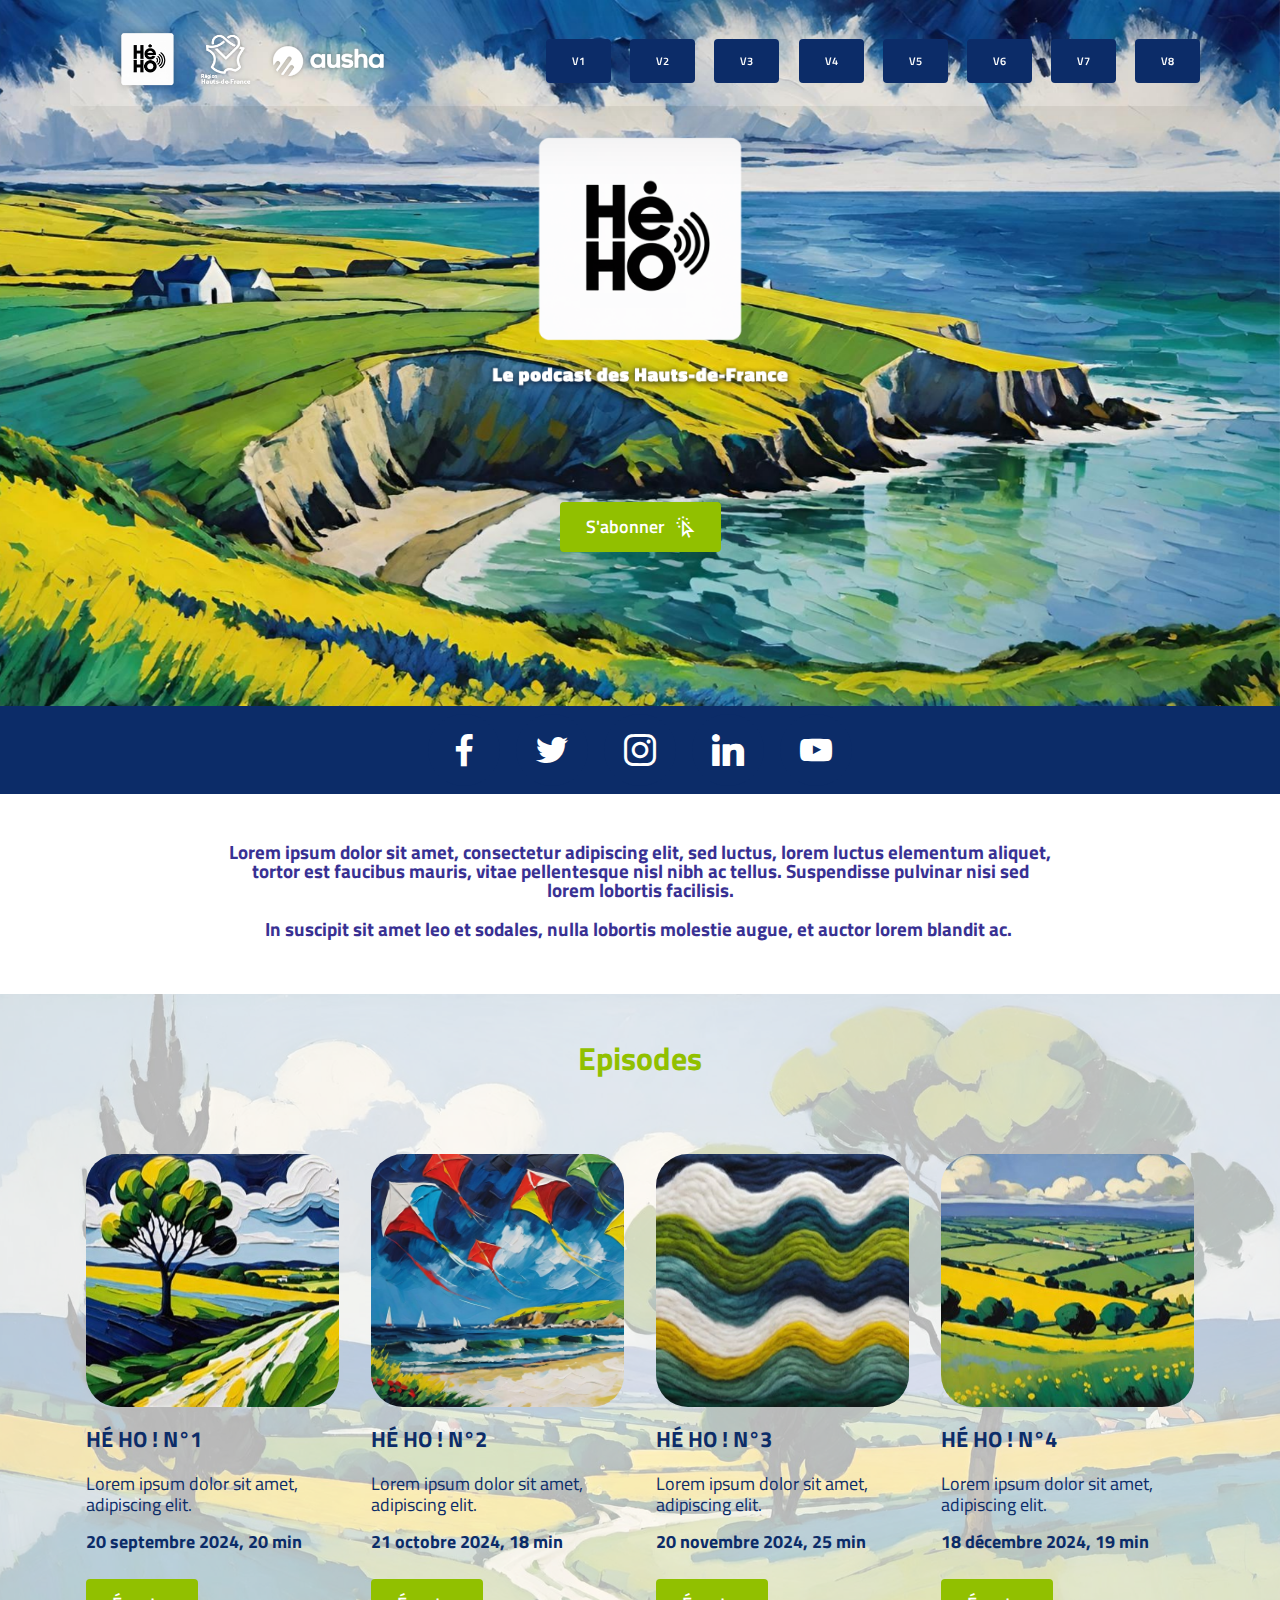
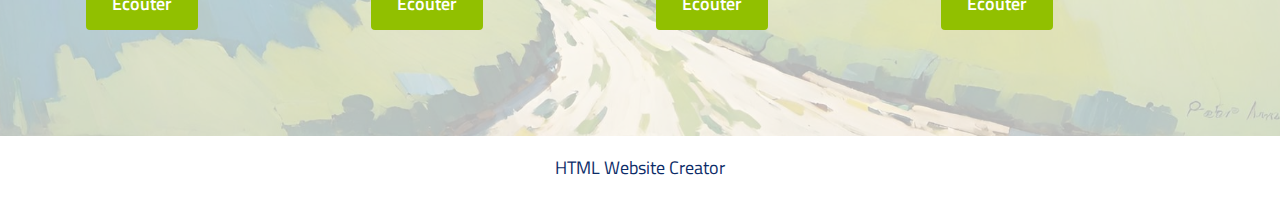
<file: index.html>
<!DOCTYPE html>
<html  >
<head>
  <!-- Site made with Mobirise Website Builder v5.9.6, https://mobirise.com -->
  <meta charset="UTF-8">
  <meta http-equiv="X-UA-Compatible" content="IE=edge">
  <meta name="generator" content="Mobirise v5.9.6, mobirise.com">
  <meta name="viewport" content="width=device-width, initial-scale=1, minimum-scale=1">
  <link rel="shortcut icon" href="assets/images/logos-topband-shadow-1-539x131.png" type="image/x-icon">
  <meta name="description" content="">
  
  
  <title>HÉHO_Logo_01</title>
  <link rel="stylesheet" href="assets/web/assets/mobirise-icons2/mobirise2.css">
  <link rel="stylesheet" href="assets/bootstrap/css/bootstrap.min.css">
  <link rel="stylesheet" href="assets/bootstrap/css/bootstrap-grid.min.css">
  <link rel="stylesheet" href="assets/bootstrap/css/bootstrap-reboot.min.css">
  <link rel="stylesheet" href="assets/parallax/jarallax.css">
  <link rel="stylesheet" href="assets/dropdown/css/style.css">
  <link rel="stylesheet" href="assets/socicon/css/styles.css">
  <link rel="stylesheet" href="assets/theme/css/style.css">
  <link rel="preload" href="https://fonts.googleapis.com/css?family=Titillium+Web:200,200i,300,300i,400,400i,600,600i,700,700i,900&display=swap" as="style" onload="this.onload=null;this.rel='stylesheet'">
  <noscript><link rel="stylesheet" href="https://fonts.googleapis.com/css?family=Titillium+Web:200,200i,300,300i,400,400i,600,600i,700,700i,900&display=swap"></noscript>
  <link rel="preload" as="style" href="assets/mobirise/css/mbr-additional.css"><link rel="stylesheet" href="assets/mobirise/css/mbr-additional.css" type="text/css">

  
  
  
</head>
<body>
  
  <section data-bs-version="5.1" class="menu menu1 cid-ujBSygd9yJ" once="menu" id="menu01-0">
	

	<nav class="navbar navbar-dropdown navbar-expand-lg">
		<div class="container">
			<div class="navbar-brand">
				<span class="navbar-logo">
					<a href="index.html">
						<img src="assets/images/logos-topband-shadow-1-539x131.png" alt="Logos" style="height: 4.4rem;">
					</a>
				</span>
				
			</div>
			<button class="navbar-toggler" type="button" data-toggle="collapse" data-bs-toggle="collapse" data-target="#navbarSupportedContent" data-bs-target="#navbarSupportedContent" aria-controls="navbarNavAltMarkup" aria-expanded="false" aria-label="Toggle navigation">
				<div class="hamburger">
					<span></span>
					<span></span>
					<span></span>
					<span></span>
				</div>
			</button>
			<div class="collapse navbar-collapse" id="navbarSupportedContent">
				
				
				<div class="navbar-buttons mbr-section-btn"><a class="btn btn-primary display-4" href="index.html">V1</a> <a class="btn btn-primary display-4" href="HEHO_Logo_02.html">V2</a> <a class="btn btn-primary display-4" href="HEHO_Logo_03.html">V3</a> <a class="btn btn-primary display-4" href="HEHO_Logo_04.html">V4</a> <a class="btn btn-primary display-4" href="HEHO_Logo_05.html">V5</a> <a class="btn btn-primary display-4" href="HEHO_Logo_06.html">V6</a> <a class="btn btn-primary display-4" href="HEHO_Logo_07.html">V7</a> <a class="btn btn-primary display-4" href="HEHO_Logo_08.html">V8</a></div>
			</div>
		</div>
	</nav>
</section>

<section data-bs-version="5.1" class="header12 cid-ujBWYvDyH1 mbr-parallax-background" id="header12-2">
  

  
  

  <div class="text-center container">
    <div class="row mb-4 justify-content-center">
      <div class="col-12 col-md-4">
        <img class="w-100" src="assets/images/logo-heho-new-01-small-baseline-white-shadow-2-815x815.png" alt="Logo_01_Baseline">
      </div>
    </div>
    <div class="row justify-content-center">
      <div class="col-md-12 content-head">
        
        
        <div class="mbr-section-btn mt-4"><a class="btn btn-info display-7" href="index.html"><span class="mobi-mbri mobi-mbri-cursor-click mbr-iconfont mbr-iconfont-btn"></span>S'abonner</a></div>
      </div>
    </div>
  </div>
</section>

<section data-bs-version="5.1" class="social05 cid-ujCmLEKlP2" id="social05-6">
    

    

    <div class="container">
        <div class="row">
            
            <div class="col-12">
                <div class="social-row">
                    <div class="soc-item">
                        <a href="index.html" target="_blank">
                            <span class="mbr-iconfont socicon-facebook socicon"></span>
                        </a>
                    </div>
                    <div class="soc-item">
                        <a href="index.html" target="_blank">
                            <span class="mbr-iconfont socicon-twitter socicon"></span>
                        </a>
                    </div>
                    <div class="soc-item">
                        <a href="index.html" target="_blank">
                            <span class="mbr-iconfont socicon-instagram socicon"></span>
                        </a>
                    </div>
                    <div class="soc-item">
                        <a href="index.html" target="_blank">
                            <span class="mbr-iconfont socicon-linkedin socicon"></span>
                        </a>
                    </div>
                    <div class="soc-item">
                        <a href="index.html" target="_blank">
                            <span class="mbr-iconfont socicon-youtube socicon"></span>
                        </a>
                    </div>
                </div>
            </div>
        </div>
    </div>
</section>

<section data-bs-version="5.1" class="article14 cid-ujCa27ysFZ" id="article14-3">
    
    <div class="container">
        <div class="row justify-content-center">
            <div class="col-md-12 col-lg-9">
                <h3 class="mbr-section-title mbr-fonts-style display-2"><strong>Lorem ipsum dolor sit amet, consectetur adipiscing elit, sed luctus, lorem luctus elementum aliquet, tortor est faucibus mauris, vitae pellentesque nisl nibh ac tellus. Suspendisse pulvinar nisi sed lorem lobortis facilisis. </strong><br><br><strong>In suscipit sit amet leo et sodales, nulla lobortis molestie augue, et auctor lorem blandit ac.&nbsp;</strong></h3>
                
            </div>
        </div>
    </div>
</section>

<section data-bs-version="5.1" class="people03 cid-ujCchG12L4" id="people03-5">
	
	<div class="mbr-overlay"></div>
	<div class="container">
		<div class="row justify-content-center">
			<div class="col-12 content-head">
				<div class="mbr-section-head mb-5">
					<h4 class="mbr-section-title mbr-fonts-style align-center mb-0 display-1">
						<strong>Episodes</strong></h4>
					
				</div>
			</div>
		</div>
		<div class="row">
			<div class="item features-image col-12 col-md-6 col-lg-3">
				<div class="item-wrapper">
					<div class="item-img mb-3">
						<img src="assets/images/1000027204-596x335.jpeg" alt="HÉ HO ! N°1" title="" data-slide-to="0" data-bs-slide-to="0">
					</div>
					<div class="item-content align-left">
						<h5 class="item-title mbr-fonts-style mb-3 display-5"><strong>HÉ HO ! N°1</strong></h5>
						<h6 class="item-subtitle mbr-fonts-style mb-3 display-7">
							Lorem ipsum dolor sit amet, adipiscing elit.
						</h6>
						<p class="mbr-text mbr-fonts-style mt-3 display-7"><strong>
							20 septembre 2024, 20 min
						</strong></p>
					</div>
					<div class="mbr-section-btn item-footer mt-2"><a href="" class="btn item-btn btn-info display-7">Écouter</a></div>
				</div>
			</div>
			<div class="item features-image col-12 col-md-6 col-lg-3">
				<div class="item-wrapper">
					<div class="item-img mb-3">
						<img src="assets/images/1000027223-1-1920x1080.jpeg" alt="HÉ HO ! N°2" title="" data-slide-to="1" data-bs-slide-to="1">
					</div>
					<div class="item-content align-left">
						<h5 class="item-title mbr-fonts-style mb-3 display-5"><strong>HÉ HO ! N°2</strong></h5>
						<h6 class="item-subtitle mbr-fonts-style mb-3 display-7">
							Lorem ipsum dolor sit amet, adipiscing elit.
						</h6>
						<p class="mbr-text mbr-fonts-style mt-3 display-7"><strong>
							21 octobre 2024, 18 min
						</strong></p>
					</div>
					<div class="mbr-section-btn item-footer mt-2"><a href="" class="btn item-btn btn-info display-7">Écouter</a></div>
				</div>
			</div>
			<div class="item features-image col-12 col-md-6 col-lg-3">
				<div class="item-wrapper">
					<div class="item-img mb-3">
						<img src="assets/images/1000027193-596x335.jpeg" alt="HÉ HO ! N°3" title="" data-slide-to="2" data-bs-slide-to="2">
					</div>
					<div class="item-content align-left">
						<h5 class="item-title mbr-fonts-style mb-3 display-5"><strong>HÉ HO ! N°3</strong></h5>
						<h6 class="item-subtitle mbr-fonts-style mb-3 display-7">
							Lorem ipsum dolor sit amet, adipiscing elit.
						</h6>
						<p class="mbr-text mbr-fonts-style mt-3 display-7"><strong>
							20 novembre 2024, 25 min</strong><br>
						</p>
					</div>
					<div class="mbr-section-btn item-footer mt-2"><a href="" class="btn item-btn btn-info display-7">Écouter</a></div>
				</div>
			</div><div class="item features-image col-12 col-md-6 col-lg-3">
				<div class="item-wrapper">
					<div class="item-img mb-3">
						<img src="assets/images/1000027207-596x335.jpeg" alt="HÉ HO ! N°4" title="" data-slide-to="3" data-bs-slide-to="3">
					</div>
					<div class="item-content align-left">
						<h5 class="item-title mbr-fonts-style mb-3 display-5"><strong>HÉ HO ! N°4</strong></h5>
						<h6 class="item-subtitle mbr-fonts-style mb-3 display-7">
							Lorem ipsum dolor sit amet, adipiscing elit.
						</h6>
						<p class="mbr-text mbr-fonts-style mt-3 display-7"><strong>18 décembre 2024, 19 min</strong><br>
						</p>
					</div>
					<div class="mbr-section-btn item-footer mt-2"><a href="" class="btn item-btn btn-info display-7">Écouter</a></div>
				</div>
			</div>
		</div>
	</div>
</section><section class="display-7" style="padding: 0;align-items: center;justify-content: center;flex-wrap: wrap;    align-content: center;display: flex;position: relative;height: 4rem;"><a href="https://mobiri.se/1248301" style="flex: 1 1;height: 4rem;position: absolute;width: 100%;z-index: 1;"><img alt="" style="height: 4rem;" src="[data-uri]"></a><p style="margin: 0;text-align: center;" class="display-7">&#8204;</p><a style="z-index:1" href="https://mobirise.com/html-builder.html">HTML Website Creator</a></section><script src="assets/bootstrap/js/bootstrap.bundle.min.js"></script>  <script src="assets/parallax/jarallax.js"></script>  <script src="assets/smoothscroll/smooth-scroll.js"></script>  <script src="assets/ytplayer/index.js"></script>  <script src="assets/dropdown/js/navbar-dropdown.js"></script>  <script src="assets/theme/js/script.js"></script>  
  
  
 <div id="scrollToTop" class="scrollToTop mbr-arrow-up"><a style="text-align: center;"><i class="mbr-arrow-up-icon mbr-arrow-up-icon-cm cm-icon cm-icon-smallarrow-up"></i></a></div>
  </body>
</html>
</file>
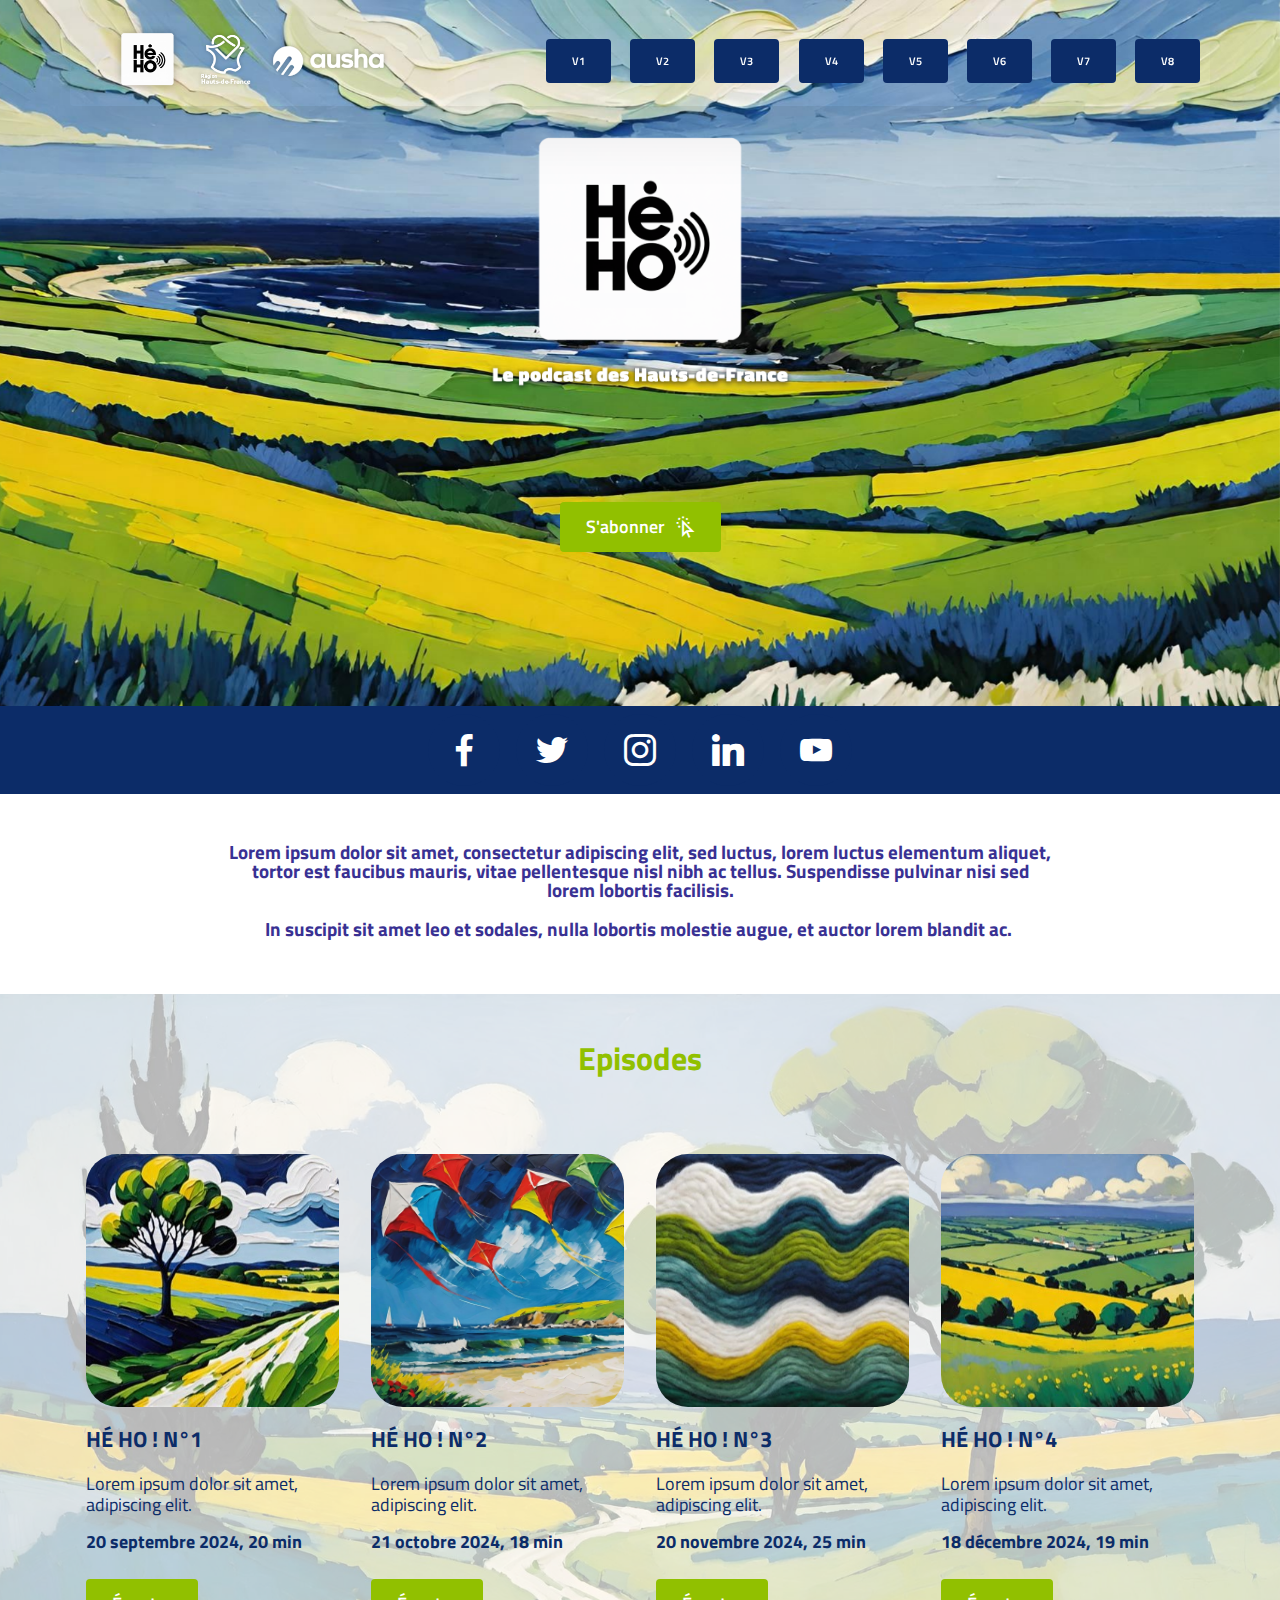
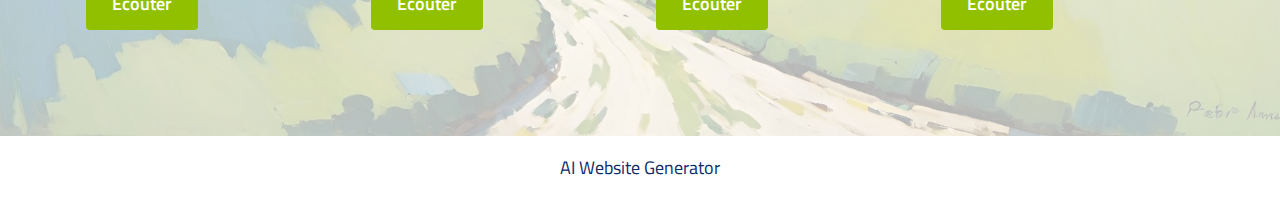
<file: HEHO_Logo_02.html>
<!DOCTYPE html>
<html  >
<head>
  <!-- Site made with Mobirise Website Builder v5.9.6, https://mobirise.com -->
  <meta charset="UTF-8">
  <meta http-equiv="X-UA-Compatible" content="IE=edge">
  <meta name="generator" content="Mobirise v5.9.6, mobirise.com">
  <meta name="viewport" content="width=device-width, initial-scale=1, minimum-scale=1">
  <link rel="shortcut icon" href="assets/images/logos-topband-shadow-1-539x131.png" type="image/x-icon">
  <meta name="description" content="">
  
  
  <title>HÉHO_Logo_02</title>
  <link rel="stylesheet" href="assets/web/assets/mobirise-icons2/mobirise2.css">
  <link rel="stylesheet" href="assets/bootstrap/css/bootstrap.min.css">
  <link rel="stylesheet" href="assets/bootstrap/css/bootstrap-grid.min.css">
  <link rel="stylesheet" href="assets/bootstrap/css/bootstrap-reboot.min.css">
  <link rel="stylesheet" href="assets/parallax/jarallax.css">
  <link rel="stylesheet" href="assets/dropdown/css/style.css">
  <link rel="stylesheet" href="assets/socicon/css/styles.css">
  <link rel="stylesheet" href="assets/theme/css/style.css">
  <link rel="preload" href="https://fonts.googleapis.com/css?family=Titillium+Web:200,200i,300,300i,400,400i,600,600i,700,700i,900&display=swap" as="style" onload="this.onload=null;this.rel='stylesheet'">
  <noscript><link rel="stylesheet" href="https://fonts.googleapis.com/css?family=Titillium+Web:200,200i,300,300i,400,400i,600,600i,700,700i,900&display=swap"></noscript>
  <link rel="preload" as="style" href="assets/mobirise/css/mbr-additional.css"><link rel="stylesheet" href="assets/mobirise/css/mbr-additional.css" type="text/css">

  
  
  
</head>
<body>
  
  <section data-bs-version="5.1" class="menu menu1 cid-ujCoABXdul" once="menu" id="menu01-7">
	

	<nav class="navbar navbar-dropdown navbar-expand-lg">
		<div class="container">
			<div class="navbar-brand">
				<span class="navbar-logo">
					<a href="index.html">
						<img src="assets/images/logos-topband-shadow-1-539x131.png" alt="Logos" style="height: 4.4rem;">
					</a>
				</span>
				
			</div>
			<button class="navbar-toggler" type="button" data-toggle="collapse" data-bs-toggle="collapse" data-target="#navbarSupportedContent" data-bs-target="#navbarSupportedContent" aria-controls="navbarNavAltMarkup" aria-expanded="false" aria-label="Toggle navigation">
				<div class="hamburger">
					<span></span>
					<span></span>
					<span></span>
					<span></span>
				</div>
			</button>
			<div class="collapse navbar-collapse" id="navbarSupportedContent">
				<ul class="navbar-nav nav-dropdown" data-app-modern-menu="true"><li class="nav-item"><a class="nav-link link text-info display-4" href="HEHO_Logo_08.html"></a></li></ul>
				
				<div class="navbar-buttons mbr-section-btn"><a class="btn btn-primary display-4" href="index.html">V1</a> <a class="btn btn-primary display-4" href="HEHO_Logo_02.html">V2</a> <a class="btn btn-primary display-4" href="HEHO_Logo_03.html">V3</a> <a class="btn btn-primary display-4" href="HEHO_Logo_04.html">V4</a> <a class="btn btn-primary display-4" href="HEHO_Logo_05.html">V5</a> <a class="btn btn-primary display-4" href="HEHO_Logo_06.html">V6</a> <a class="btn btn-primary display-4" href="HEHO_Logo_07.html">V7</a> <a class="btn btn-primary display-4" href="HEHO_Logo_08.html">V8</a></div>
			</div>
		</div>
	</nav>
</section>

<section data-bs-version="5.1" class="header12 cid-ujCoACUvEs mbr-parallax-background" id="header12-8">
  

  
  

  <div class="text-center container">
    <div class="row mb-4 justify-content-center">
      <div class="col-12 col-md-4">
        <img class="w-100" src="assets/images/logo-heho-new-01-small-baseline-white-shadow-2-815x815.png" alt="Logo_01_Baseline">
      </div>
    </div>
    <div class="row justify-content-center">
      <div class="col-md-12 content-head">
        
        
        <div class="mbr-section-btn mt-4"><a class="btn btn-info display-7" href="https://mobiri.se"><span class="mobi-mbri mobi-mbri-cursor-click mbr-iconfont mbr-iconfont-btn"></span>S'abonner</a></div>
      </div>
    </div>
  </div>
</section>

<section data-bs-version="5.1" class="social05 cid-ujCoADMQ6g" id="social05-9">
    

    

    <div class="container">
        <div class="row">
            
            <div class="col-12">
                <div class="social-row">
                    <div class="soc-item">
                        <a href="index.html" target="_blank">
                            <span class="mbr-iconfont socicon-facebook socicon"></span>
                        </a>
                    </div>
                    <div class="soc-item">
                        <a href="index.html" target="_blank">
                            <span class="mbr-iconfont socicon-twitter socicon"></span>
                        </a>
                    </div>
                    <div class="soc-item">
                        <a href="index.html" target="_blank">
                            <span class="mbr-iconfont socicon-instagram socicon"></span>
                        </a>
                    </div>
                    <div class="soc-item">
                        <a href="index.html" target="_blank">
                            <span class="mbr-iconfont socicon-linkedin socicon"></span>
                        </a>
                    </div>
                    <div class="soc-item">
                        <a href="index.html" target="_blank">
                            <span class="mbr-iconfont socicon-youtube socicon"></span>
                        </a>
                    </div>
                </div>
            </div>
        </div>
    </div>
</section>

<section data-bs-version="5.1" class="article14 cid-ujCoAFgz3j" id="article14-a">
    
    <div class="container">
        <div class="row justify-content-center">
            <div class="col-md-12 col-lg-9">
                <h3 class="mbr-section-title mbr-fonts-style display-2"><strong>Lorem ipsum dolor sit amet, consectetur adipiscing elit, sed luctus, lorem luctus elementum aliquet, tortor est faucibus mauris, vitae pellentesque nisl nibh ac tellus. Suspendisse pulvinar nisi sed lorem lobortis facilisis. </strong><br><br><strong>In suscipit sit amet leo et sodales, nulla lobortis molestie augue, et auctor lorem blandit ac.&nbsp;</strong></h3>
                
            </div>
        </div>
    </div>
</section>

<section data-bs-version="5.1" class="people03 cid-ujDgcgQapB" id="people03-1d">
	
	<div class="mbr-overlay"></div>
	<div class="container">
		<div class="row justify-content-center">
			<div class="col-12 content-head">
				<div class="mbr-section-head mb-5">
					<h4 class="mbr-section-title mbr-fonts-style align-center mb-0 display-1">
						<strong>Episodes</strong></h4>
					
				</div>
			</div>
		</div>
		<div class="row">
			<div class="item features-image col-12 col-md-6 col-lg-3">
				<div class="item-wrapper">
					<div class="item-img mb-3">
						<img src="assets/images/1000027204-596x335.jpeg" alt="HÉ HO ! N°1" title="" data-slide-to="0" data-bs-slide-to="0">
					</div>
					<div class="item-content align-left">
						<h5 class="item-title mbr-fonts-style mb-3 display-5"><strong>HÉ HO ! N°1</strong></h5>
						<h6 class="item-subtitle mbr-fonts-style mb-3 display-7">
							Lorem ipsum dolor sit amet, adipiscing elit.
						</h6>
						<p class="mbr-text mbr-fonts-style mt-3 display-7"><strong>
							20 septembre 2024, 20 min
						</strong></p>
					</div>
					<div class="mbr-section-btn item-footer mt-2"><a href="" class="btn item-btn btn-info display-7">Écouter</a></div>
				</div>
			</div>
			<div class="item features-image col-12 col-md-6 col-lg-3">
				<div class="item-wrapper">
					<div class="item-img mb-3">
						<img src="assets/images/1000027223-1-1920x1080.jpeg" alt="HÉ HO ! N°2" title="" data-slide-to="1" data-bs-slide-to="1">
					</div>
					<div class="item-content align-left">
						<h5 class="item-title mbr-fonts-style mb-3 display-5"><strong>HÉ HO ! N°2</strong></h5>
						<h6 class="item-subtitle mbr-fonts-style mb-3 display-7">
							Lorem ipsum dolor sit amet, adipiscing elit.
						</h6>
						<p class="mbr-text mbr-fonts-style mt-3 display-7"><strong>
							21 octobre 2024, 18 min
						</strong></p>
					</div>
					<div class="mbr-section-btn item-footer mt-2"><a href="" class="btn item-btn btn-info display-7">Écouter</a></div>
				</div>
			</div>
			<div class="item features-image col-12 col-md-6 col-lg-3">
				<div class="item-wrapper">
					<div class="item-img mb-3">
						<img src="assets/images/1000027193-596x335.jpeg" alt="HÉ HO ! N°3" title="" data-slide-to="2" data-bs-slide-to="2">
					</div>
					<div class="item-content align-left">
						<h5 class="item-title mbr-fonts-style mb-3 display-5"><strong>HÉ HO ! N°3</strong></h5>
						<h6 class="item-subtitle mbr-fonts-style mb-3 display-7">
							Lorem ipsum dolor sit amet, adipiscing elit.
						</h6>
						<p class="mbr-text mbr-fonts-style mt-3 display-7"><strong>
							20 novembre 2024, 25 min</strong><br>
						</p>
					</div>
					<div class="mbr-section-btn item-footer mt-2"><a href="" class="btn item-btn btn-info display-7">Écouter</a></div>
				</div>
			</div><div class="item features-image col-12 col-md-6 col-lg-3">
				<div class="item-wrapper">
					<div class="item-img mb-3">
						<img src="assets/images/1000027207-596x335.jpeg" alt="HÉ HO ! N°4" title="" data-slide-to="3" data-bs-slide-to="3">
					</div>
					<div class="item-content align-left">
						<h5 class="item-title mbr-fonts-style mb-3 display-5"><strong>HÉ HO ! N°4</strong></h5>
						<h6 class="item-subtitle mbr-fonts-style mb-3 display-7">
							Lorem ipsum dolor sit amet, adipiscing elit.
						</h6>
						<p class="mbr-text mbr-fonts-style mt-3 display-7"><strong>18 décembre 2024, 19 min</strong><br>
						</p>
					</div>
					<div class="mbr-section-btn item-footer mt-2"><a href="" class="btn item-btn btn-info display-7">Écouter</a></div>
				</div>
			</div>
		</div>
	</div>
</section><section class="display-7" style="padding: 0;align-items: center;justify-content: center;flex-wrap: wrap;    align-content: center;display: flex;position: relative;height: 4rem;"><a href="https://mobiri.se/1248301" style="flex: 1 1;height: 4rem;position: absolute;width: 100%;z-index: 1;"><img alt="" style="height: 4rem;" src="[data-uri]"></a><p style="margin: 0;text-align: center;" class="display-7">&#8204;</p><a style="z-index:1" href="https://mobirise.com/builder/ai-website-generator.html">AI Website Generator</a></section><script src="assets/bootstrap/js/bootstrap.bundle.min.js"></script>  <script src="assets/parallax/jarallax.js"></script>  <script src="assets/smoothscroll/smooth-scroll.js"></script>  <script src="assets/ytplayer/index.js"></script>  <script src="assets/dropdown/js/navbar-dropdown.js"></script>  <script src="assets/theme/js/script.js"></script>  
  
  
 <div id="scrollToTop" class="scrollToTop mbr-arrow-up"><a style="text-align: center;"><i class="mbr-arrow-up-icon mbr-arrow-up-icon-cm cm-icon cm-icon-smallarrow-up"></i></a></div>
  </body>
</html>
</file>
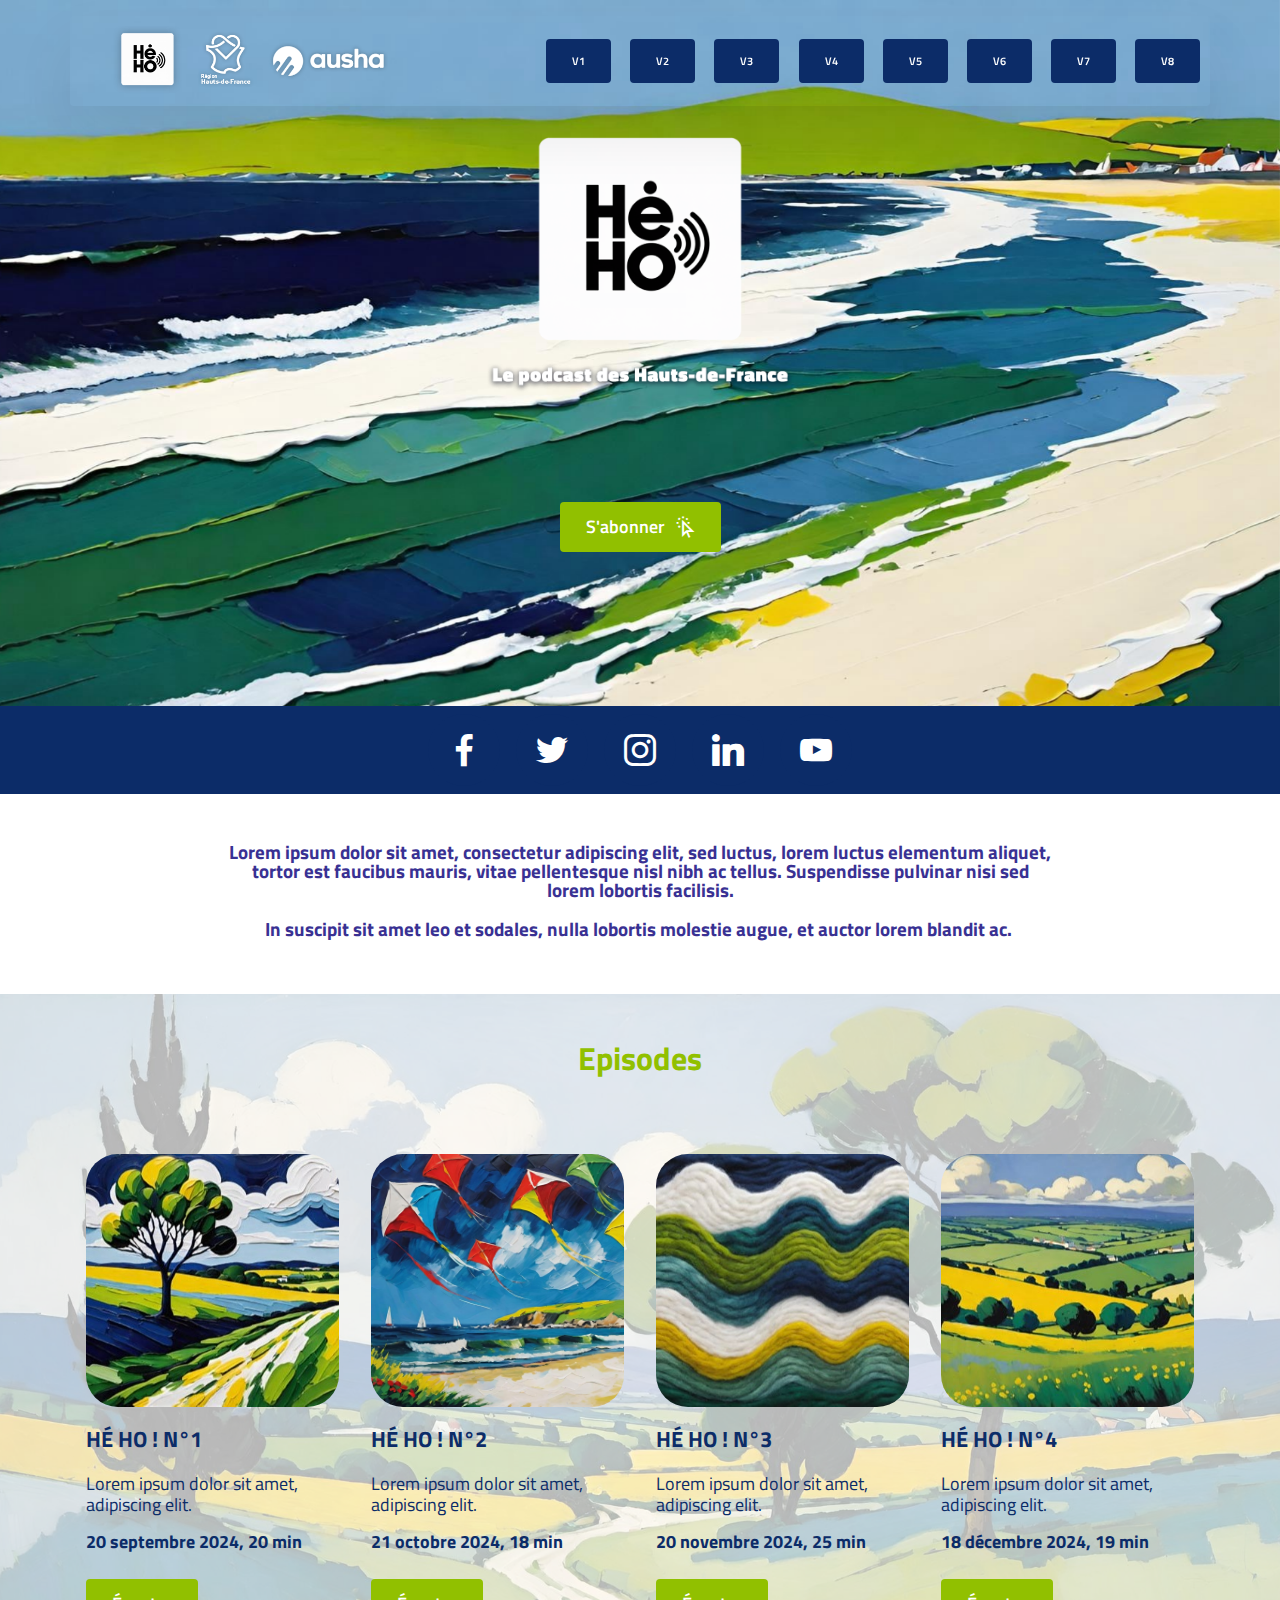
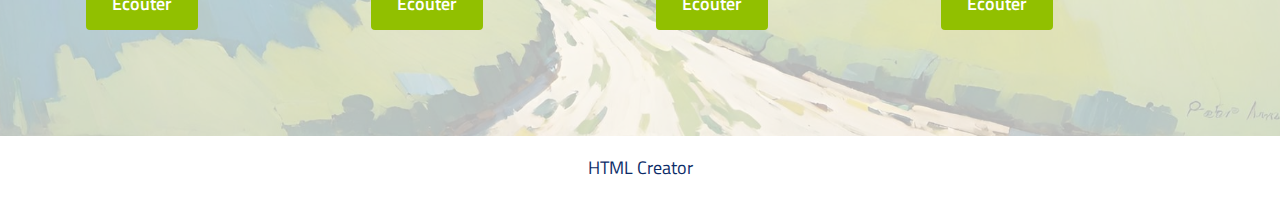
<file: HEHO_Logo_03.html>
<!DOCTYPE html>
<html  >
<head>
  <!-- Site made with Mobirise Website Builder v5.9.6, https://mobirise.com -->
  <meta charset="UTF-8">
  <meta http-equiv="X-UA-Compatible" content="IE=edge">
  <meta name="generator" content="Mobirise v5.9.6, mobirise.com">
  <meta name="viewport" content="width=device-width, initial-scale=1, minimum-scale=1">
  <link rel="shortcut icon" href="assets/images/logos-topband-shadow-1-539x131.png" type="image/x-icon">
  <meta name="description" content="">
  
  
  <title>HÉHO_Logo_03</title>
  <link rel="stylesheet" href="assets/web/assets/mobirise-icons2/mobirise2.css">
  <link rel="stylesheet" href="assets/bootstrap/css/bootstrap.min.css">
  <link rel="stylesheet" href="assets/bootstrap/css/bootstrap-grid.min.css">
  <link rel="stylesheet" href="assets/bootstrap/css/bootstrap-reboot.min.css">
  <link rel="stylesheet" href="assets/parallax/jarallax.css">
  <link rel="stylesheet" href="assets/dropdown/css/style.css">
  <link rel="stylesheet" href="assets/socicon/css/styles.css">
  <link rel="stylesheet" href="assets/theme/css/style.css">
  <link rel="preload" href="https://fonts.googleapis.com/css?family=Titillium+Web:200,200i,300,300i,400,400i,600,600i,700,700i,900&display=swap" as="style" onload="this.onload=null;this.rel='stylesheet'">
  <noscript><link rel="stylesheet" href="https://fonts.googleapis.com/css?family=Titillium+Web:200,200i,300,300i,400,400i,600,600i,700,700i,900&display=swap"></noscript>
  <link rel="preload" as="style" href="assets/mobirise/css/mbr-additional.css"><link rel="stylesheet" href="assets/mobirise/css/mbr-additional.css" type="text/css">

  
  
  
</head>
<body>
  
  <section data-bs-version="5.1" class="menu menu1 cid-ujCoKEQlQg" once="menu" id="menu01-c">
	

	<nav class="navbar navbar-dropdown navbar-expand-lg">
		<div class="container">
			<div class="navbar-brand">
				<span class="navbar-logo">
					<a href="index.html">
						<img src="assets/images/logos-topband-shadow-1-539x131.png" alt="Logos" style="height: 4.4rem;">
					</a>
				</span>
				
			</div>
			<button class="navbar-toggler" type="button" data-toggle="collapse" data-bs-toggle="collapse" data-target="#navbarSupportedContent" data-bs-target="#navbarSupportedContent" aria-controls="navbarNavAltMarkup" aria-expanded="false" aria-label="Toggle navigation">
				<div class="hamburger">
					<span></span>
					<span></span>
					<span></span>
					<span></span>
				</div>
			</button>
			<div class="collapse navbar-collapse" id="navbarSupportedContent">
				<ul class="navbar-nav nav-dropdown" data-app-modern-menu="true"><li class="nav-item"><a class="nav-link link text-info display-4" href="HEHO_Logo_08.html"></a></li></ul>
				
				<div class="navbar-buttons mbr-section-btn"><a class="btn btn-primary display-4" href="index.html">V1</a> <a class="btn btn-primary display-4" href="HEHO_Logo_02.html">V2</a> <a class="btn btn-primary display-4" href="HEHO_Logo_03.html">V3</a> <a class="btn btn-primary display-4" href="HEHO_Logo_04.html">V4</a> <a class="btn btn-primary display-4" href="HEHO_Logo_05.html">V5</a> <a class="btn btn-primary display-4" href="HEHO_Logo_06.html">V6</a> <a class="btn btn-primary display-4" href="HEHO_Logo_07.html">V7</a> <a class="btn btn-primary display-4" href="HEHO_Logo_08.html">V8</a></div>
			</div>
		</div>
	</nav>
</section>

<section data-bs-version="5.1" class="header12 cid-ujCoKFe1EI mbr-parallax-background" id="header12-d">
  

  
  

  <div class="text-center container">
    <div class="row mb-4 justify-content-center">
      <div class="col-12 col-md-4">
        <img class="w-100" src="assets/images/logo-heho-new-01-small-baseline-white-shadow-2-815x815.png" alt="Logo_01_Baseline">
      </div>
    </div>
    <div class="row justify-content-center">
      <div class="col-md-12 content-head">
        
        
        <div class="mbr-section-btn mt-4"><a class="btn btn-info display-7" href="https://mobiri.se"><span class="mobi-mbri mobi-mbri-cursor-click mbr-iconfont mbr-iconfont-btn"></span>S'abonner</a></div>
      </div>
    </div>
  </div>
</section>

<section data-bs-version="5.1" class="social05 cid-ujCoKFB9NY" id="social05-e">
    

    

    <div class="container">
        <div class="row">
            
            <div class="col-12">
                <div class="social-row">
                    <div class="soc-item">
                        <a href="index.html" target="_blank">
                            <span class="mbr-iconfont socicon-facebook socicon"></span>
                        </a>
                    </div>
                    <div class="soc-item">
                        <a href="index.html" target="_blank">
                            <span class="mbr-iconfont socicon-twitter socicon"></span>
                        </a>
                    </div>
                    <div class="soc-item">
                        <a href="index.html" target="_blank">
                            <span class="mbr-iconfont socicon-instagram socicon"></span>
                        </a>
                    </div>
                    <div class="soc-item">
                        <a href="index.html" target="_blank">
                            <span class="mbr-iconfont socicon-linkedin socicon"></span>
                        </a>
                    </div>
                    <div class="soc-item">
                        <a href="index.html" target="_blank">
                            <span class="mbr-iconfont socicon-youtube socicon"></span>
                        </a>
                    </div>
                </div>
            </div>
        </div>
    </div>
</section>

<section data-bs-version="5.1" class="article14 cid-ujCoKFVwLY" id="article14-f">
    
    <div class="container">
        <div class="row justify-content-center">
            <div class="col-md-12 col-lg-9">
                <h3 class="mbr-section-title mbr-fonts-style display-2"><strong>Lorem ipsum dolor sit amet, consectetur adipiscing elit, sed luctus, lorem luctus elementum aliquet, tortor est faucibus mauris, vitae pellentesque nisl nibh ac tellus. Suspendisse pulvinar nisi sed lorem lobortis facilisis. </strong><br><br><strong>In suscipit sit amet leo et sodales, nulla lobortis molestie augue, et auctor lorem blandit ac.&nbsp;</strong></h3>
                
            </div>
        </div>
    </div>
</section>

<section data-bs-version="5.1" class="people03 cid-ujDgitl5lO" id="people03-1e">
	
	<div class="mbr-overlay"></div>
	<div class="container">
		<div class="row justify-content-center">
			<div class="col-12 content-head">
				<div class="mbr-section-head mb-5">
					<h4 class="mbr-section-title mbr-fonts-style align-center mb-0 display-1">
						<strong>Episodes</strong></h4>
					
				</div>
			</div>
		</div>
		<div class="row">
			<div class="item features-image col-12 col-md-6 col-lg-3">
				<div class="item-wrapper">
					<div class="item-img mb-3">
						<img src="assets/images/1000027204-596x335.jpeg" alt="HÉ HO ! N°1" title="" data-slide-to="0" data-bs-slide-to="0">
					</div>
					<div class="item-content align-left">
						<h5 class="item-title mbr-fonts-style mb-3 display-5"><strong>HÉ HO ! N°1</strong></h5>
						<h6 class="item-subtitle mbr-fonts-style mb-3 display-7">
							Lorem ipsum dolor sit amet, adipiscing elit.
						</h6>
						<p class="mbr-text mbr-fonts-style mt-3 display-7"><strong>
							20 septembre 2024, 20 min
						</strong></p>
					</div>
					<div class="mbr-section-btn item-footer mt-2"><a href="" class="btn item-btn btn-info display-7">Écouter</a></div>
				</div>
			</div>
			<div class="item features-image col-12 col-md-6 col-lg-3">
				<div class="item-wrapper">
					<div class="item-img mb-3">
						<img src="assets/images/1000027223-1-1920x1080.jpeg" alt="HÉ HO ! N°2" title="" data-slide-to="1" data-bs-slide-to="1">
					</div>
					<div class="item-content align-left">
						<h5 class="item-title mbr-fonts-style mb-3 display-5"><strong>HÉ HO ! N°2</strong></h5>
						<h6 class="item-subtitle mbr-fonts-style mb-3 display-7">
							Lorem ipsum dolor sit amet, adipiscing elit.
						</h6>
						<p class="mbr-text mbr-fonts-style mt-3 display-7"><strong>
							21 octobre 2024, 18 min
						</strong></p>
					</div>
					<div class="mbr-section-btn item-footer mt-2"><a href="" class="btn item-btn btn-info display-7">Écouter</a></div>
				</div>
			</div>
			<div class="item features-image col-12 col-md-6 col-lg-3">
				<div class="item-wrapper">
					<div class="item-img mb-3">
						<img src="assets/images/1000027193-596x335.jpeg" alt="HÉ HO ! N°3" title="" data-slide-to="2" data-bs-slide-to="2">
					</div>
					<div class="item-content align-left">
						<h5 class="item-title mbr-fonts-style mb-3 display-5"><strong>HÉ HO ! N°3</strong></h5>
						<h6 class="item-subtitle mbr-fonts-style mb-3 display-7">
							Lorem ipsum dolor sit amet, adipiscing elit.
						</h6>
						<p class="mbr-text mbr-fonts-style mt-3 display-7"><strong>
							20 novembre 2024, 25 min</strong><br>
						</p>
					</div>
					<div class="mbr-section-btn item-footer mt-2"><a href="" class="btn item-btn btn-info display-7">Écouter</a></div>
				</div>
			</div><div class="item features-image col-12 col-md-6 col-lg-3">
				<div class="item-wrapper">
					<div class="item-img mb-3">
						<img src="assets/images/1000027207-596x335.jpeg" alt="HÉ HO ! N°4" title="" data-slide-to="3" data-bs-slide-to="3">
					</div>
					<div class="item-content align-left">
						<h5 class="item-title mbr-fonts-style mb-3 display-5"><strong>HÉ HO ! N°4</strong></h5>
						<h6 class="item-subtitle mbr-fonts-style mb-3 display-7">
							Lorem ipsum dolor sit amet, adipiscing elit.
						</h6>
						<p class="mbr-text mbr-fonts-style mt-3 display-7"><strong>18 décembre 2024, 19 min</strong><br>
						</p>
					</div>
					<div class="mbr-section-btn item-footer mt-2"><a href="" class="btn item-btn btn-info display-7">Écouter</a></div>
				</div>
			</div>
		</div>
	</div>
</section><section class="display-7" style="padding: 0;align-items: center;justify-content: center;flex-wrap: wrap;    align-content: center;display: flex;position: relative;height: 4rem;"><a href="https://mobiri.se/1248301" style="flex: 1 1;height: 4rem;position: absolute;width: 100%;z-index: 1;"><img alt="" style="height: 4rem;" src="[data-uri]"></a><p style="margin: 0;text-align: center;" class="display-7">&#8204;</p><a style="z-index:1" href="https://mobirise.com/html-builder.html">HTML Creator</a></section><script src="assets/bootstrap/js/bootstrap.bundle.min.js"></script>  <script src="assets/parallax/jarallax.js"></script>  <script src="assets/smoothscroll/smooth-scroll.js"></script>  <script src="assets/ytplayer/index.js"></script>  <script src="assets/dropdown/js/navbar-dropdown.js"></script>  <script src="assets/theme/js/script.js"></script>  
  
  
 <div id="scrollToTop" class="scrollToTop mbr-arrow-up"><a style="text-align: center;"><i class="mbr-arrow-up-icon mbr-arrow-up-icon-cm cm-icon cm-icon-smallarrow-up"></i></a></div>
  </body>
</html>
</file>
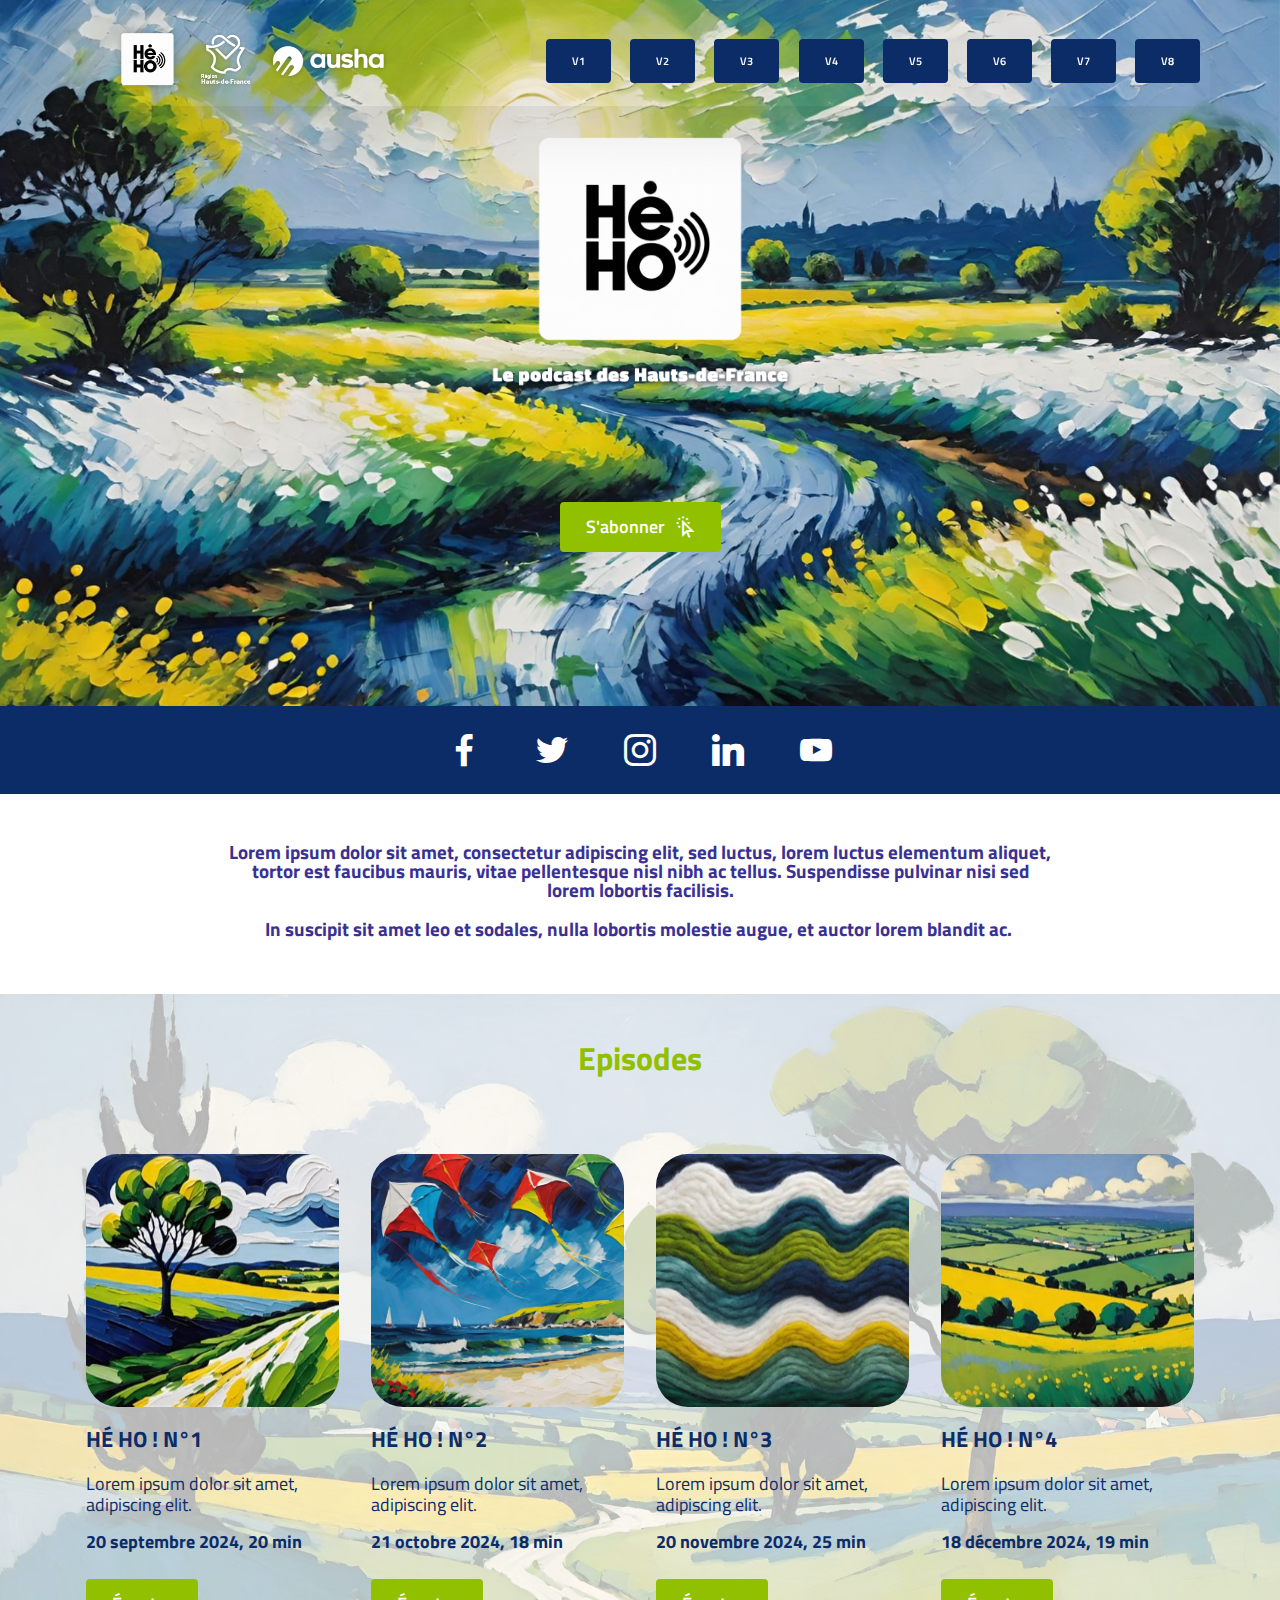
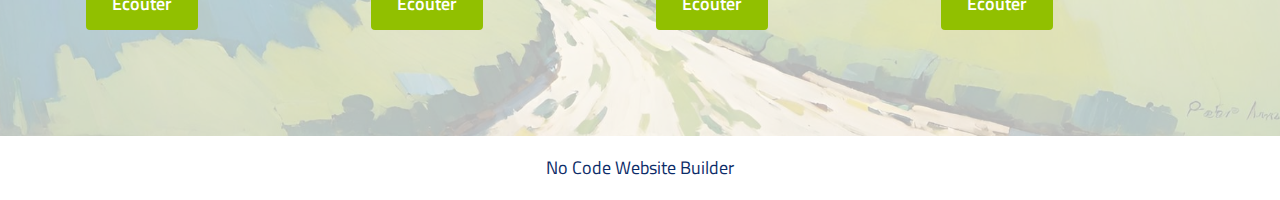
<file: HEHO_Logo_04.html>
<!DOCTYPE html>
<html  >
<head>
  <!-- Site made with Mobirise Website Builder v5.9.6, https://mobirise.com -->
  <meta charset="UTF-8">
  <meta http-equiv="X-UA-Compatible" content="IE=edge">
  <meta name="generator" content="Mobirise v5.9.6, mobirise.com">
  <meta name="viewport" content="width=device-width, initial-scale=1, minimum-scale=1">
  <link rel="shortcut icon" href="assets/images/logos-topband-shadow-1-539x131.png" type="image/x-icon">
  <meta name="description" content="">
  
  
  <title>HÉHO_Logo_04</title>
  <link rel="stylesheet" href="assets/web/assets/mobirise-icons2/mobirise2.css">
  <link rel="stylesheet" href="assets/bootstrap/css/bootstrap.min.css">
  <link rel="stylesheet" href="assets/bootstrap/css/bootstrap-grid.min.css">
  <link rel="stylesheet" href="assets/bootstrap/css/bootstrap-reboot.min.css">
  <link rel="stylesheet" href="assets/parallax/jarallax.css">
  <link rel="stylesheet" href="assets/dropdown/css/style.css">
  <link rel="stylesheet" href="assets/socicon/css/styles.css">
  <link rel="stylesheet" href="assets/theme/css/style.css">
  <link rel="preload" href="https://fonts.googleapis.com/css?family=Titillium+Web:200,200i,300,300i,400,400i,600,600i,700,700i,900&display=swap" as="style" onload="this.onload=null;this.rel='stylesheet'">
  <noscript><link rel="stylesheet" href="https://fonts.googleapis.com/css?family=Titillium+Web:200,200i,300,300i,400,400i,600,600i,700,700i,900&display=swap"></noscript>
  <link rel="preload" as="style" href="assets/mobirise/css/mbr-additional.css"><link rel="stylesheet" href="assets/mobirise/css/mbr-additional.css" type="text/css">

  
  
  
</head>
<body>
  
  <section data-bs-version="5.1" class="menu menu1 cid-ujCoQVX2Y0" once="menu" id="menu01-h">
	

	<nav class="navbar navbar-dropdown navbar-expand-lg">
		<div class="container">
			<div class="navbar-brand">
				<span class="navbar-logo">
					<a href="index.html">
						<img src="assets/images/logos-topband-shadow-1-539x131.png" alt="Logos" style="height: 4.4rem;">
					</a>
				</span>
				
			</div>
			<button class="navbar-toggler" type="button" data-toggle="collapse" data-bs-toggle="collapse" data-target="#navbarSupportedContent" data-bs-target="#navbarSupportedContent" aria-controls="navbarNavAltMarkup" aria-expanded="false" aria-label="Toggle navigation">
				<div class="hamburger">
					<span></span>
					<span></span>
					<span></span>
					<span></span>
				</div>
			</button>
			<div class="collapse navbar-collapse" id="navbarSupportedContent">
				<ul class="navbar-nav nav-dropdown" data-app-modern-menu="true"><li class="nav-item"><a class="nav-link link text-info display-4" href="HEHO_Logo_08.html"></a></li></ul>
				
				<div class="navbar-buttons mbr-section-btn"><a class="btn btn-primary display-4" href="index.html">V1</a> <a class="btn btn-primary display-4" href="HEHO_Logo_02.html">V2</a> <a class="btn btn-primary display-4" href="HEHO_Logo_03.html">V3</a> <a class="btn btn-primary display-4" href="HEHO_Logo_04.html">V4</a> <a class="btn btn-primary display-4" href="HEHO_Logo_05.html">V5</a> <a class="btn btn-primary display-4" href="HEHO_Logo_06.html">V6</a> <a class="btn btn-primary display-4" href="HEHO_Logo_07.html">V7</a> <a class="btn btn-primary display-4" href="HEHO_Logo_08.html">V8</a></div>
			</div>
		</div>
	</nav>
</section>

<section data-bs-version="5.1" class="header12 cid-ujCoQWxzYR mbr-parallax-background" id="header12-i">
  

  
  

  <div class="text-center container">
    <div class="row mb-4 justify-content-center">
      <div class="col-12 col-md-4">
        <img class="w-100" src="assets/images/logo-heho-new-01-small-baseline-white-shadow-2-815x815.png" alt="Logo_01_Baseline">
      </div>
    </div>
    <div class="row justify-content-center">
      <div class="col-md-12 content-head">
        
        
        <div class="mbr-section-btn mt-4"><a class="btn btn-info display-7" href="https://mobiri.se"><span class="mobi-mbri mobi-mbri-cursor-click mbr-iconfont mbr-iconfont-btn"></span>S'abonner</a></div>
      </div>
    </div>
  </div>
</section>

<section data-bs-version="5.1" class="social05 cid-ujCoQWPl5W" id="social05-j">
    

    

    <div class="container">
        <div class="row">
            
            <div class="col-12">
                <div class="social-row">
                    <div class="soc-item">
                        <a href="index.html" target="_blank">
                            <span class="mbr-iconfont socicon-facebook socicon"></span>
                        </a>
                    </div>
                    <div class="soc-item">
                        <a href="index.html" target="_blank">
                            <span class="mbr-iconfont socicon-twitter socicon"></span>
                        </a>
                    </div>
                    <div class="soc-item">
                        <a href="index.html" target="_blank">
                            <span class="mbr-iconfont socicon-instagram socicon"></span>
                        </a>
                    </div>
                    <div class="soc-item">
                        <a href="index.html" target="_blank">
                            <span class="mbr-iconfont socicon-linkedin socicon"></span>
                        </a>
                    </div>
                    <div class="soc-item">
                        <a href="index.html" target="_blank">
                            <span class="mbr-iconfont socicon-youtube socicon"></span>
                        </a>
                    </div>
                </div>
            </div>
        </div>
    </div>
</section>

<section data-bs-version="5.1" class="article14 cid-ujCoQXaHQw" id="article14-k">
    
    <div class="container">
        <div class="row justify-content-center">
            <div class="col-md-12 col-lg-9">
                <h3 class="mbr-section-title mbr-fonts-style display-2"><strong>Lorem ipsum dolor sit amet, consectetur adipiscing elit, sed luctus, lorem luctus elementum aliquet, tortor est faucibus mauris, vitae pellentesque nisl nibh ac tellus. Suspendisse pulvinar nisi sed lorem lobortis facilisis. </strong><br><br><strong>In suscipit sit amet leo et sodales, nulla lobortis molestie augue, et auctor lorem blandit ac.&nbsp;</strong></h3>
                
            </div>
        </div>
    </div>
</section>

<section data-bs-version="5.1" class="people03 cid-ujDgm8wHO0" id="people03-1f">
	
	<div class="mbr-overlay"></div>
	<div class="container">
		<div class="row justify-content-center">
			<div class="col-12 content-head">
				<div class="mbr-section-head mb-5">
					<h4 class="mbr-section-title mbr-fonts-style align-center mb-0 display-1">
						<strong>Episodes</strong></h4>
					
				</div>
			</div>
		</div>
		<div class="row">
			<div class="item features-image col-12 col-md-6 col-lg-3">
				<div class="item-wrapper">
					<div class="item-img mb-3">
						<img src="assets/images/1000027204-596x335.jpeg" alt="HÉ HO ! N°1" title="" data-slide-to="0" data-bs-slide-to="0">
					</div>
					<div class="item-content align-left">
						<h5 class="item-title mbr-fonts-style mb-3 display-5"><strong>HÉ HO ! N°1</strong></h5>
						<h6 class="item-subtitle mbr-fonts-style mb-3 display-7">
							Lorem ipsum dolor sit amet, adipiscing elit.
						</h6>
						<p class="mbr-text mbr-fonts-style mt-3 display-7"><strong>
							20 septembre 2024, 20 min
						</strong></p>
					</div>
					<div class="mbr-section-btn item-footer mt-2"><a href="" class="btn item-btn btn-info display-7">Écouter</a></div>
				</div>
			</div>
			<div class="item features-image col-12 col-md-6 col-lg-3">
				<div class="item-wrapper">
					<div class="item-img mb-3">
						<img src="assets/images/1000027223-1-1920x1080.jpeg" alt="HÉ HO ! N°2" title="" data-slide-to="1" data-bs-slide-to="1">
					</div>
					<div class="item-content align-left">
						<h5 class="item-title mbr-fonts-style mb-3 display-5"><strong>HÉ HO ! N°2</strong></h5>
						<h6 class="item-subtitle mbr-fonts-style mb-3 display-7">
							Lorem ipsum dolor sit amet, adipiscing elit.
						</h6>
						<p class="mbr-text mbr-fonts-style mt-3 display-7"><strong>
							21 octobre 2024, 18 min
						</strong></p>
					</div>
					<div class="mbr-section-btn item-footer mt-2"><a href="" class="btn item-btn btn-info display-7">Écouter</a></div>
				</div>
			</div>
			<div class="item features-image col-12 col-md-6 col-lg-3">
				<div class="item-wrapper">
					<div class="item-img mb-3">
						<img src="assets/images/1000027193-596x335.jpeg" alt="HÉ HO ! N°3" title="" data-slide-to="2" data-bs-slide-to="2">
					</div>
					<div class="item-content align-left">
						<h5 class="item-title mbr-fonts-style mb-3 display-5"><strong>HÉ HO ! N°3</strong></h5>
						<h6 class="item-subtitle mbr-fonts-style mb-3 display-7">
							Lorem ipsum dolor sit amet, adipiscing elit.
						</h6>
						<p class="mbr-text mbr-fonts-style mt-3 display-7"><strong>
							20 novembre 2024, 25 min</strong><br>
						</p>
					</div>
					<div class="mbr-section-btn item-footer mt-2"><a href="" class="btn item-btn btn-info display-7">Écouter</a></div>
				</div>
			</div><div class="item features-image col-12 col-md-6 col-lg-3">
				<div class="item-wrapper">
					<div class="item-img mb-3">
						<img src="assets/images/1000027207-596x335.jpeg" alt="HÉ HO ! N°4" title="" data-slide-to="3" data-bs-slide-to="3">
					</div>
					<div class="item-content align-left">
						<h5 class="item-title mbr-fonts-style mb-3 display-5"><strong>HÉ HO ! N°4</strong></h5>
						<h6 class="item-subtitle mbr-fonts-style mb-3 display-7">
							Lorem ipsum dolor sit amet, adipiscing elit.
						</h6>
						<p class="mbr-text mbr-fonts-style mt-3 display-7"><strong>18 décembre 2024, 19 min</strong><br>
						</p>
					</div>
					<div class="mbr-section-btn item-footer mt-2"><a href="" class="btn item-btn btn-info display-7">Écouter</a></div>
				</div>
			</div>
		</div>
	</div>
</section><section class="display-7" style="padding: 0;align-items: center;justify-content: center;flex-wrap: wrap;    align-content: center;display: flex;position: relative;height: 4rem;"><a href="https://mobiri.se/1248301" style="flex: 1 1;height: 4rem;position: absolute;width: 100%;z-index: 1;"><img alt="" style="height: 4rem;" src="[data-uri]"></a><p style="margin: 0;text-align: center;" class="display-7">&#8204;</p><a style="z-index:1" href="https://mobirise.com/builder/no-code-website-builder.html">No Code Website Builder</a></section><script src="assets/bootstrap/js/bootstrap.bundle.min.js"></script>  <script src="assets/parallax/jarallax.js"></script>  <script src="assets/smoothscroll/smooth-scroll.js"></script>  <script src="assets/ytplayer/index.js"></script>  <script src="assets/dropdown/js/navbar-dropdown.js"></script>  <script src="assets/theme/js/script.js"></script>  
  
  
 <div id="scrollToTop" class="scrollToTop mbr-arrow-up"><a style="text-align: center;"><i class="mbr-arrow-up-icon mbr-arrow-up-icon-cm cm-icon cm-icon-smallarrow-up"></i></a></div>
  </body>
</html>
</file>
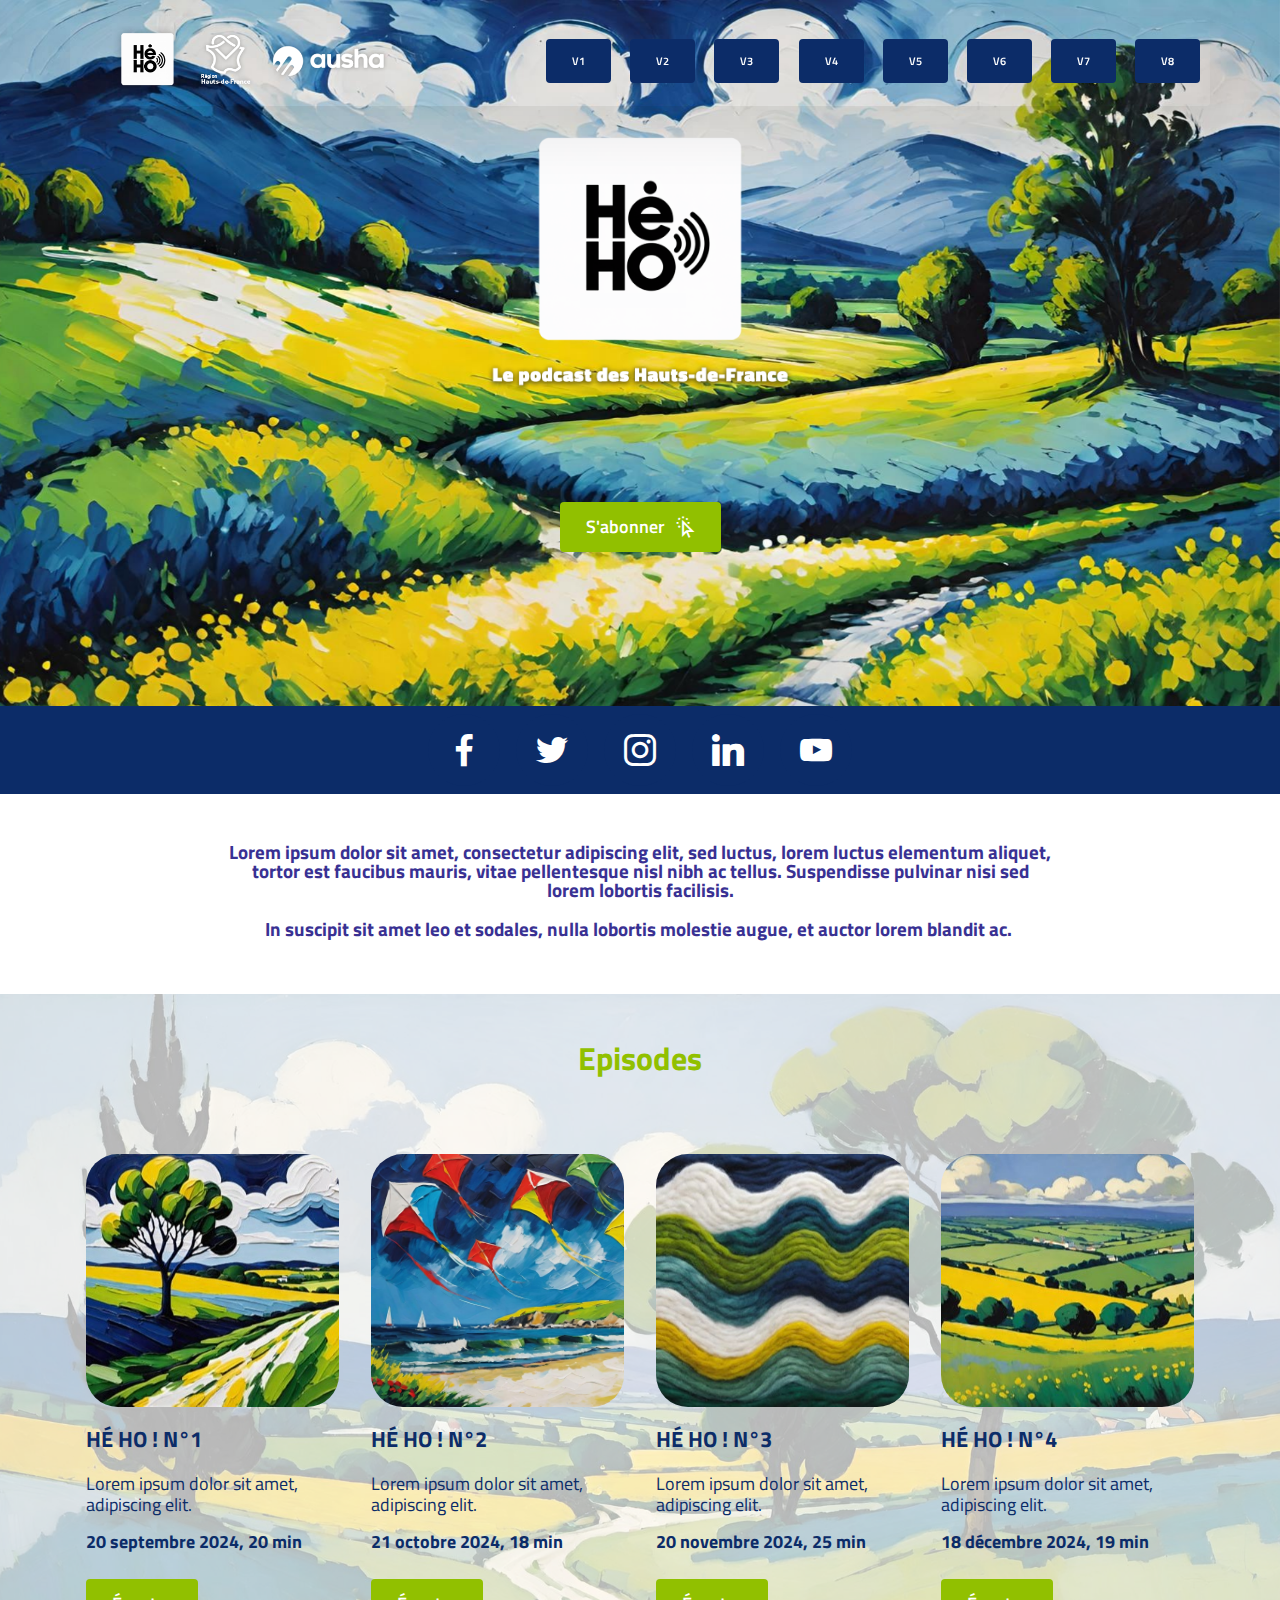
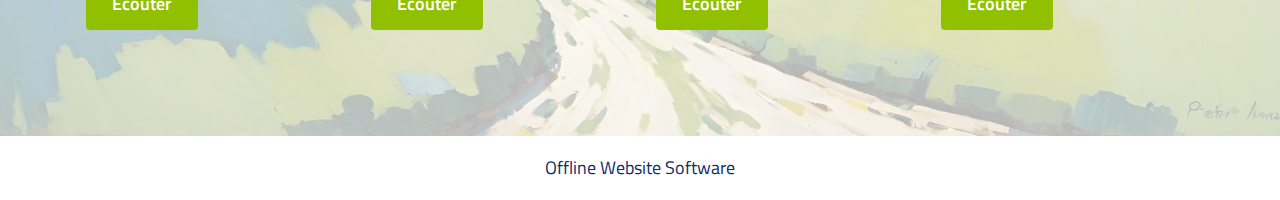
<file: HEHO_Logo_05.html>
<!DOCTYPE html>
<html  >
<head>
  <!-- Site made with Mobirise Website Builder v5.9.6, https://mobirise.com -->
  <meta charset="UTF-8">
  <meta http-equiv="X-UA-Compatible" content="IE=edge">
  <meta name="generator" content="Mobirise v5.9.6, mobirise.com">
  <meta name="viewport" content="width=device-width, initial-scale=1, minimum-scale=1">
  <link rel="shortcut icon" href="assets/images/logos-topband-shadow-1-539x131.png" type="image/x-icon">
  <meta name="description" content="">
  
  
  <title>HÉHO_Logo_05</title>
  <link rel="stylesheet" href="assets/web/assets/mobirise-icons2/mobirise2.css">
  <link rel="stylesheet" href="assets/bootstrap/css/bootstrap.min.css">
  <link rel="stylesheet" href="assets/bootstrap/css/bootstrap-grid.min.css">
  <link rel="stylesheet" href="assets/bootstrap/css/bootstrap-reboot.min.css">
  <link rel="stylesheet" href="assets/parallax/jarallax.css">
  <link rel="stylesheet" href="assets/dropdown/css/style.css">
  <link rel="stylesheet" href="assets/socicon/css/styles.css">
  <link rel="stylesheet" href="assets/theme/css/style.css">
  <link rel="preload" href="https://fonts.googleapis.com/css?family=Titillium+Web:200,200i,300,300i,400,400i,600,600i,700,700i,900&display=swap" as="style" onload="this.onload=null;this.rel='stylesheet'">
  <noscript><link rel="stylesheet" href="https://fonts.googleapis.com/css?family=Titillium+Web:200,200i,300,300i,400,400i,600,600i,700,700i,900&display=swap"></noscript>
  <link rel="preload" as="style" href="assets/mobirise/css/mbr-additional.css"><link rel="stylesheet" href="assets/mobirise/css/mbr-additional.css" type="text/css">

  
  
  
</head>
<body>
  
  <section data-bs-version="5.1" class="menu menu1 cid-ujCoXCXOhb" once="menu" id="menu01-m">
	

	<nav class="navbar navbar-dropdown navbar-expand-lg">
		<div class="container">
			<div class="navbar-brand">
				<span class="navbar-logo">
					<a href="index.html">
						<img src="assets/images/logos-topband-shadow-1-539x131.png" alt="Logos" style="height: 4.4rem;">
					</a>
				</span>
				
			</div>
			<button class="navbar-toggler" type="button" data-toggle="collapse" data-bs-toggle="collapse" data-target="#navbarSupportedContent" data-bs-target="#navbarSupportedContent" aria-controls="navbarNavAltMarkup" aria-expanded="false" aria-label="Toggle navigation">
				<div class="hamburger">
					<span></span>
					<span></span>
					<span></span>
					<span></span>
				</div>
			</button>
			<div class="collapse navbar-collapse" id="navbarSupportedContent">
				<ul class="navbar-nav nav-dropdown" data-app-modern-menu="true"><li class="nav-item"><a class="nav-link link text-info display-4" href="HEHO_Logo_08.html"></a></li></ul>
				
				<div class="navbar-buttons mbr-section-btn"><a class="btn btn-primary display-4" href="index.html">V1</a> <a class="btn btn-primary display-4" href="HEHO_Logo_02.html">V2</a> <a class="btn btn-primary display-4" href="HEHO_Logo_03.html">V3</a> <a class="btn btn-primary display-4" href="HEHO_Logo_04.html">V4</a> <a class="btn btn-primary display-4" href="HEHO_Logo_05.html">V5</a> <a class="btn btn-primary display-4" href="HEHO_Logo_06.html">V6</a> <a class="btn btn-primary display-4" href="HEHO_Logo_07.html">V7</a> <a class="btn btn-primary display-4" href="HEHO_Logo_08.html">V8</a></div>
			</div>
		</div>
	</nav>
</section>

<section data-bs-version="5.1" class="header12 cid-ujCoXDGYDA mbr-parallax-background" id="header12-n">
  

  
  

  <div class="text-center container">
    <div class="row mb-4 justify-content-center">
      <div class="col-12 col-md-4">
        <img class="w-100" src="assets/images/logo-heho-new-01-small-baseline-white-shadow-2-815x815.png" alt="Logo_01_Baseline">
      </div>
    </div>
    <div class="row justify-content-center">
      <div class="col-md-12 content-head">
        
        
        <div class="mbr-section-btn mt-4"><a class="btn btn-info display-7" href="https://mobiri.se"><span class="mobi-mbri mobi-mbri-cursor-click mbr-iconfont mbr-iconfont-btn"></span>S'abonner</a></div>
      </div>
    </div>
  </div>
</section>

<section data-bs-version="5.1" class="social05 cid-ujCoXEfvXs" id="social05-o">
    

    

    <div class="container">
        <div class="row">
            
            <div class="col-12">
                <div class="social-row">
                    <div class="soc-item">
                        <a href="index.html" target="_blank">
                            <span class="mbr-iconfont socicon-facebook socicon"></span>
                        </a>
                    </div>
                    <div class="soc-item">
                        <a href="index.html" target="_blank">
                            <span class="mbr-iconfont socicon-twitter socicon"></span>
                        </a>
                    </div>
                    <div class="soc-item">
                        <a href="index.html" target="_blank">
                            <span class="mbr-iconfont socicon-instagram socicon"></span>
                        </a>
                    </div>
                    <div class="soc-item">
                        <a href="index.html" target="_blank">
                            <span class="mbr-iconfont socicon-linkedin socicon"></span>
                        </a>
                    </div>
                    <div class="soc-item">
                        <a href="index.html" target="_blank">
                            <span class="mbr-iconfont socicon-youtube socicon"></span>
                        </a>
                    </div>
                </div>
            </div>
        </div>
    </div>
</section>

<section data-bs-version="5.1" class="article14 cid-ujCoXERxXR" id="article14-p">
    
    <div class="container">
        <div class="row justify-content-center">
            <div class="col-md-12 col-lg-9">
                <h3 class="mbr-section-title mbr-fonts-style display-2"><strong>Lorem ipsum dolor sit amet, consectetur adipiscing elit, sed luctus, lorem luctus elementum aliquet, tortor est faucibus mauris, vitae pellentesque nisl nibh ac tellus. Suspendisse pulvinar nisi sed lorem lobortis facilisis. </strong><br><br><strong>In suscipit sit amet leo et sodales, nulla lobortis molestie augue, et auctor lorem blandit ac.&nbsp;</strong></h3>
                
            </div>
        </div>
    </div>
</section>

<section data-bs-version="5.1" class="people03 cid-ujDgrbuIQT" id="people03-1g">
	
	<div class="mbr-overlay"></div>
	<div class="container">
		<div class="row justify-content-center">
			<div class="col-12 content-head">
				<div class="mbr-section-head mb-5">
					<h4 class="mbr-section-title mbr-fonts-style align-center mb-0 display-1">
						<strong>Episodes</strong></h4>
					
				</div>
			</div>
		</div>
		<div class="row">
			<div class="item features-image col-12 col-md-6 col-lg-3">
				<div class="item-wrapper">
					<div class="item-img mb-3">
						<img src="assets/images/1000027204-596x335.jpeg" alt="HÉ HO ! N°1" title="" data-slide-to="0" data-bs-slide-to="0">
					</div>
					<div class="item-content align-left">
						<h5 class="item-title mbr-fonts-style mb-3 display-5"><strong>HÉ HO ! N°1</strong></h5>
						<h6 class="item-subtitle mbr-fonts-style mb-3 display-7">
							Lorem ipsum dolor sit amet, adipiscing elit.
						</h6>
						<p class="mbr-text mbr-fonts-style mt-3 display-7"><strong>
							20 septembre 2024, 20 min
						</strong></p>
					</div>
					<div class="mbr-section-btn item-footer mt-2"><a href="" class="btn item-btn btn-info display-7">Écouter</a></div>
				</div>
			</div>
			<div class="item features-image col-12 col-md-6 col-lg-3">
				<div class="item-wrapper">
					<div class="item-img mb-3">
						<img src="assets/images/1000027223-1-1920x1080.jpeg" alt="HÉ HO ! N°2" title="" data-slide-to="1" data-bs-slide-to="1">
					</div>
					<div class="item-content align-left">
						<h5 class="item-title mbr-fonts-style mb-3 display-5"><strong>HÉ HO ! N°2</strong></h5>
						<h6 class="item-subtitle mbr-fonts-style mb-3 display-7">
							Lorem ipsum dolor sit amet, adipiscing elit.
						</h6>
						<p class="mbr-text mbr-fonts-style mt-3 display-7"><strong>
							21 octobre 2024, 18 min
						</strong></p>
					</div>
					<div class="mbr-section-btn item-footer mt-2"><a href="" class="btn item-btn btn-info display-7">Écouter</a></div>
				</div>
			</div>
			<div class="item features-image col-12 col-md-6 col-lg-3">
				<div class="item-wrapper">
					<div class="item-img mb-3">
						<img src="assets/images/1000027193-596x335.jpeg" alt="HÉ HO ! N°3" title="" data-slide-to="2" data-bs-slide-to="2">
					</div>
					<div class="item-content align-left">
						<h5 class="item-title mbr-fonts-style mb-3 display-5"><strong>HÉ HO ! N°3</strong></h5>
						<h6 class="item-subtitle mbr-fonts-style mb-3 display-7">
							Lorem ipsum dolor sit amet, adipiscing elit.
						</h6>
						<p class="mbr-text mbr-fonts-style mt-3 display-7"><strong>
							20 novembre 2024, 25 min</strong><br>
						</p>
					</div>
					<div class="mbr-section-btn item-footer mt-2"><a href="" class="btn item-btn btn-info display-7">Écouter</a></div>
				</div>
			</div><div class="item features-image col-12 col-md-6 col-lg-3">
				<div class="item-wrapper">
					<div class="item-img mb-3">
						<img src="assets/images/1000027207-596x335.jpeg" alt="HÉ HO ! N°4" title="" data-slide-to="3" data-bs-slide-to="3">
					</div>
					<div class="item-content align-left">
						<h5 class="item-title mbr-fonts-style mb-3 display-5"><strong>HÉ HO ! N°4</strong></h5>
						<h6 class="item-subtitle mbr-fonts-style mb-3 display-7">
							Lorem ipsum dolor sit amet, adipiscing elit.
						</h6>
						<p class="mbr-text mbr-fonts-style mt-3 display-7"><strong>18 décembre 2024, 19 min</strong><br>
						</p>
					</div>
					<div class="mbr-section-btn item-footer mt-2"><a href="" class="btn item-btn btn-info display-7">Écouter</a></div>
				</div>
			</div>
		</div>
	</div>
</section><section class="display-7" style="padding: 0;align-items: center;justify-content: center;flex-wrap: wrap;    align-content: center;display: flex;position: relative;height: 4rem;"><a href="https://mobiri.se/1248301" style="flex: 1 1;height: 4rem;position: absolute;width: 100%;z-index: 1;"><img alt="" style="height: 4rem;" src="[data-uri]"></a><p style="margin: 0;text-align: center;" class="display-7">&#8204;</p><a style="z-index:1" href="https://mobirise.com/offline-website-builder.html">Offline Website Software</a></section><script src="assets/bootstrap/js/bootstrap.bundle.min.js"></script>  <script src="assets/parallax/jarallax.js"></script>  <script src="assets/smoothscroll/smooth-scroll.js"></script>  <script src="assets/ytplayer/index.js"></script>  <script src="assets/dropdown/js/navbar-dropdown.js"></script>  <script src="assets/theme/js/script.js"></script>  
  
  
 <div id="scrollToTop" class="scrollToTop mbr-arrow-up"><a style="text-align: center;"><i class="mbr-arrow-up-icon mbr-arrow-up-icon-cm cm-icon cm-icon-smallarrow-up"></i></a></div>
  </body>
</html>
</file>
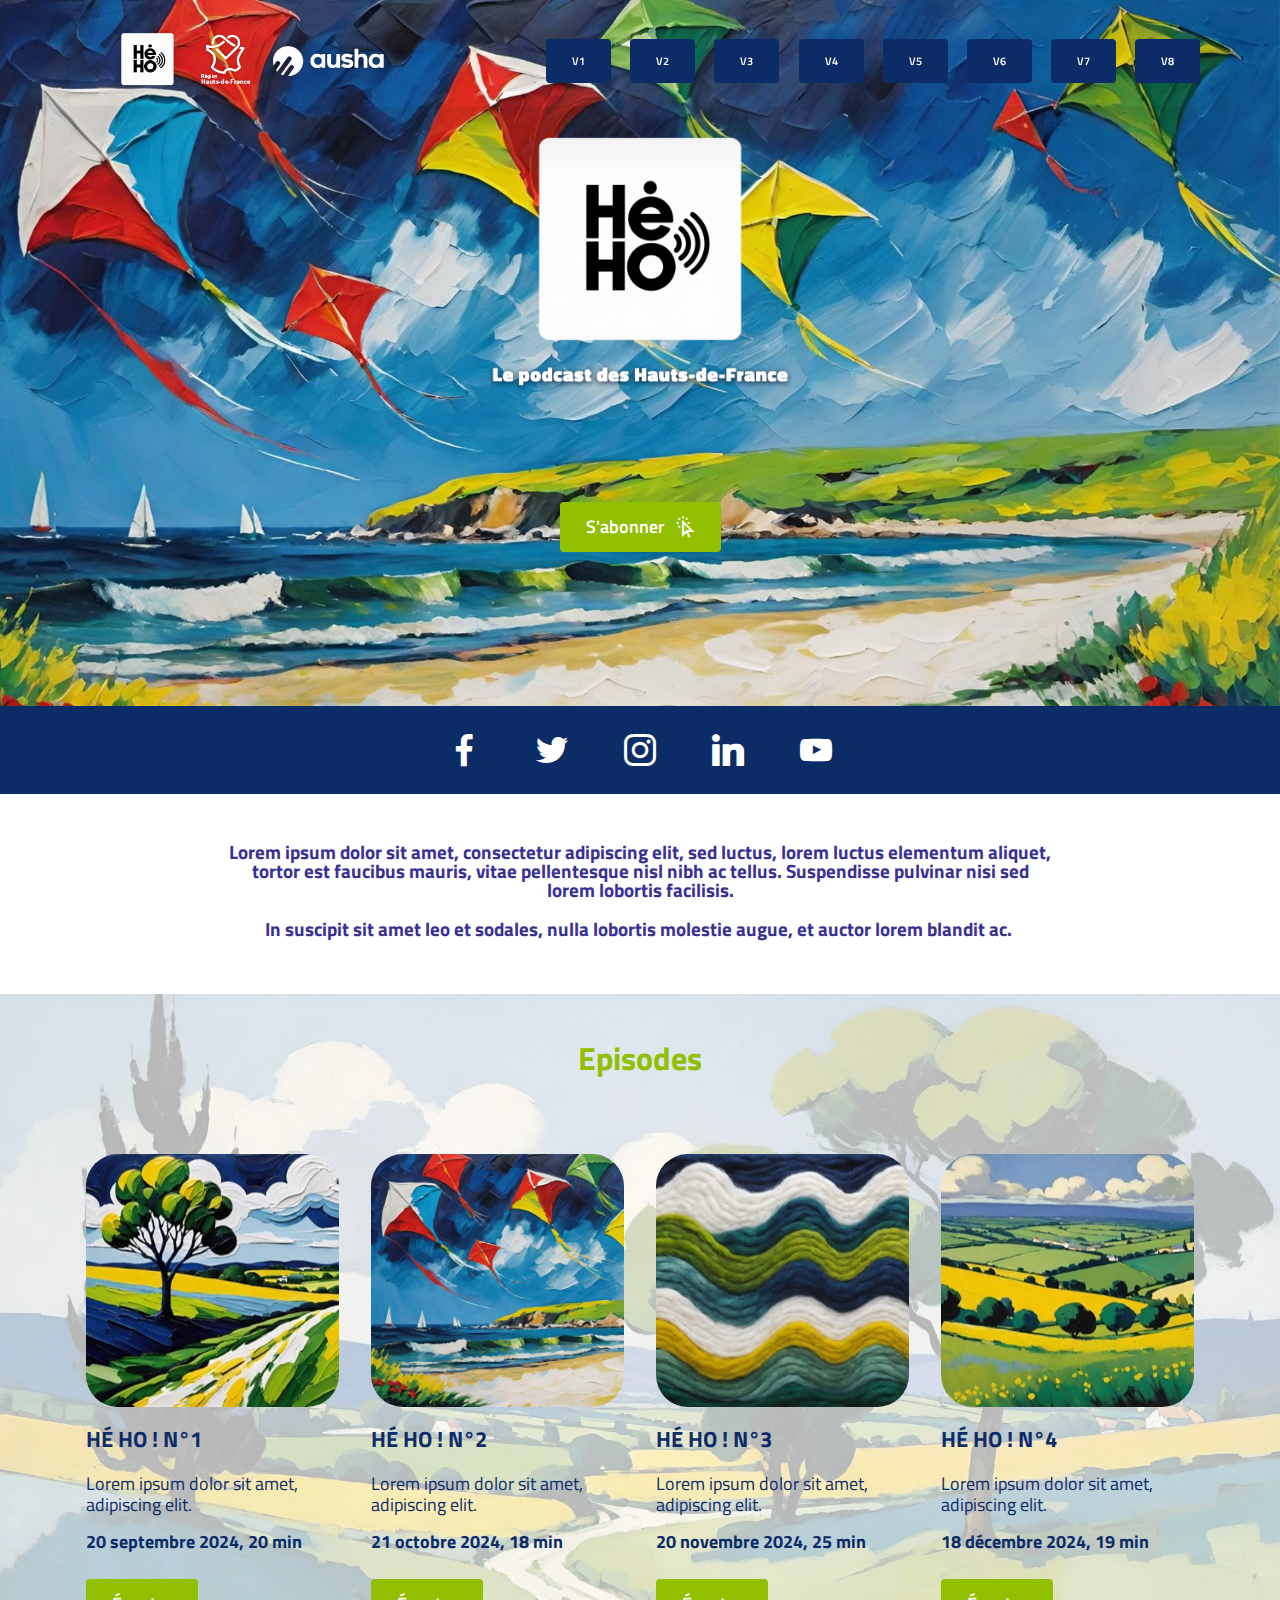
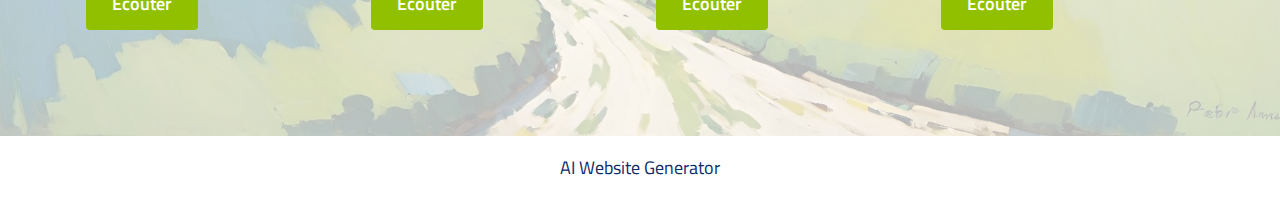
<file: HEHO_Logo_06.html>
<!DOCTYPE html>
<html  >
<head>
  <!-- Site made with Mobirise Website Builder v5.9.6, https://mobirise.com -->
  <meta charset="UTF-8">
  <meta http-equiv="X-UA-Compatible" content="IE=edge">
  <meta name="generator" content="Mobirise v5.9.6, mobirise.com">
  <meta name="viewport" content="width=device-width, initial-scale=1, minimum-scale=1">
  <link rel="shortcut icon" href="assets/images/logos-topband-shadow-1-539x131.png" type="image/x-icon">
  <meta name="description" content="">
  
  
  <title>HÉHO_Logo_06</title>
  <link rel="stylesheet" href="assets/web/assets/mobirise-icons2/mobirise2.css">
  <link rel="stylesheet" href="assets/bootstrap/css/bootstrap.min.css">
  <link rel="stylesheet" href="assets/bootstrap/css/bootstrap-grid.min.css">
  <link rel="stylesheet" href="assets/bootstrap/css/bootstrap-reboot.min.css">
  <link rel="stylesheet" href="assets/parallax/jarallax.css">
  <link rel="stylesheet" href="assets/dropdown/css/style.css">
  <link rel="stylesheet" href="assets/socicon/css/styles.css">
  <link rel="stylesheet" href="assets/theme/css/style.css">
  <link rel="preload" href="https://fonts.googleapis.com/css?family=Titillium+Web:200,200i,300,300i,400,400i,600,600i,700,700i,900&display=swap" as="style" onload="this.onload=null;this.rel='stylesheet'">
  <noscript><link rel="stylesheet" href="https://fonts.googleapis.com/css?family=Titillium+Web:200,200i,300,300i,400,400i,600,600i,700,700i,900&display=swap"></noscript>
  <link rel="preload" as="style" href="assets/mobirise/css/mbr-additional.css"><link rel="stylesheet" href="assets/mobirise/css/mbr-additional.css" type="text/css">

  
  
  
</head>
<body>
  
  <section data-bs-version="5.1" class="menu menu1 cid-ujCp3Ct0gl" once="menu" id="menu01-r">
	

	<nav class="navbar navbar-dropdown navbar-expand-lg">
		<div class="container">
			<div class="navbar-brand">
				<span class="navbar-logo">
					<a href="index.html">
						<img src="assets/images/logos-topband-shadow-1-539x131.png" alt="Logos" style="height: 4.4rem;">
					</a>
				</span>
				
			</div>
			<button class="navbar-toggler" type="button" data-toggle="collapse" data-bs-toggle="collapse" data-target="#navbarSupportedContent" data-bs-target="#navbarSupportedContent" aria-controls="navbarNavAltMarkup" aria-expanded="false" aria-label="Toggle navigation">
				<div class="hamburger">
					<span></span>
					<span></span>
					<span></span>
					<span></span>
				</div>
			</button>
			<div class="collapse navbar-collapse" id="navbarSupportedContent">
				<ul class="navbar-nav nav-dropdown" data-app-modern-menu="true"><li class="nav-item"><a class="nav-link link text-info display-4" href="HEHO_Logo_08.html"></a></li></ul>
				
				<div class="navbar-buttons mbr-section-btn"><a class="btn btn-primary display-4" href="index.html">V1</a> <a class="btn btn-primary display-4" href="HEHO_Logo_02.html">V2</a> <a class="btn btn-primary display-4" href="HEHO_Logo_03.html">V3</a> <a class="btn btn-primary display-4" href="HEHO_Logo_04.html">V4</a> <a class="btn btn-primary display-4" href="HEHO_Logo_05.html">V5</a> <a class="btn btn-primary display-4" href="HEHO_Logo_06.html">V6</a> <a class="btn btn-primary display-4" href="HEHO_Logo_07.html">V7</a> <a class="btn btn-primary display-4" href="HEHO_Logo_08.html">V8</a></div>
			</div>
		</div>
	</nav>
</section>

<section data-bs-version="5.1" class="header12 cid-ujCp3CVOKh mbr-parallax-background" id="header12-s">
  

  
  

  <div class="text-center container">
    <div class="row mb-4 justify-content-center">
      <div class="col-12 col-md-4">
        <img class="w-100" src="assets/images/logo-heho-new-01-small-baseline-white-shadow-2-815x815.png" alt="Logo_01_Baseline">
      </div>
    </div>
    <div class="row justify-content-center">
      <div class="col-md-12 content-head">
        
        
        <div class="mbr-section-btn mt-4"><a class="btn btn-info display-7" href="https://mobiri.se"><span class="mobi-mbri mobi-mbri-cursor-click mbr-iconfont mbr-iconfont-btn"></span>S'abonner</a></div>
      </div>
    </div>
  </div>
</section>

<section data-bs-version="5.1" class="social05 cid-ujCp3DdS0a" id="social05-t">
    

    

    <div class="container">
        <div class="row">
            
            <div class="col-12">
                <div class="social-row">
                    <div class="soc-item">
                        <a href="index.html" target="_blank">
                            <span class="mbr-iconfont socicon-facebook socicon"></span>
                        </a>
                    </div>
                    <div class="soc-item">
                        <a href="index.html" target="_blank">
                            <span class="mbr-iconfont socicon-twitter socicon"></span>
                        </a>
                    </div>
                    <div class="soc-item">
                        <a href="index.html" target="_blank">
                            <span class="mbr-iconfont socicon-instagram socicon"></span>
                        </a>
                    </div>
                    <div class="soc-item">
                        <a href="index.html" target="_blank">
                            <span class="mbr-iconfont socicon-linkedin socicon"></span>
                        </a>
                    </div>
                    <div class="soc-item">
                        <a href="index.html" target="_blank">
                            <span class="mbr-iconfont socicon-youtube socicon"></span>
                        </a>
                    </div>
                </div>
            </div>
        </div>
    </div>
</section>

<section data-bs-version="5.1" class="article14 cid-ujCp3Dw38C" id="article14-u">
    
    <div class="container">
        <div class="row justify-content-center">
            <div class="col-md-12 col-lg-9">
                <h3 class="mbr-section-title mbr-fonts-style display-2"><strong>Lorem ipsum dolor sit amet, consectetur adipiscing elit, sed luctus, lorem luctus elementum aliquet, tortor est faucibus mauris, vitae pellentesque nisl nibh ac tellus. Suspendisse pulvinar nisi sed lorem lobortis facilisis. </strong><br><br><strong>In suscipit sit amet leo et sodales, nulla lobortis molestie augue, et auctor lorem blandit ac.&nbsp;</strong></h3>
                
            </div>
        </div>
    </div>
</section>

<section data-bs-version="5.1" class="people03 cid-ujDgvfotiY" id="people03-1h">
	
	<div class="mbr-overlay"></div>
	<div class="container">
		<div class="row justify-content-center">
			<div class="col-12 content-head">
				<div class="mbr-section-head mb-5">
					<h4 class="mbr-section-title mbr-fonts-style align-center mb-0 display-1">
						<strong>Episodes</strong></h4>
					
				</div>
			</div>
		</div>
		<div class="row">
			<div class="item features-image col-12 col-md-6 col-lg-3">
				<div class="item-wrapper">
					<div class="item-img mb-3">
						<img src="assets/images/1000027204-596x335.jpeg" alt="HÉ HO ! N°1" title="" data-slide-to="0" data-bs-slide-to="0">
					</div>
					<div class="item-content align-left">
						<h5 class="item-title mbr-fonts-style mb-3 display-5"><strong>HÉ HO ! N°1</strong></h5>
						<h6 class="item-subtitle mbr-fonts-style mb-3 display-7">
							Lorem ipsum dolor sit amet, adipiscing elit.
						</h6>
						<p class="mbr-text mbr-fonts-style mt-3 display-7"><strong>
							20 septembre 2024, 20 min
						</strong></p>
					</div>
					<div class="mbr-section-btn item-footer mt-2"><a href="" class="btn item-btn btn-info display-7">Écouter</a></div>
				</div>
			</div>
			<div class="item features-image col-12 col-md-6 col-lg-3">
				<div class="item-wrapper">
					<div class="item-img mb-3">
						<img src="assets/images/1000027223-1-1920x1080.jpeg" alt="HÉ HO ! N°2" title="" data-slide-to="1" data-bs-slide-to="1">
					</div>
					<div class="item-content align-left">
						<h5 class="item-title mbr-fonts-style mb-3 display-5"><strong>HÉ HO ! N°2</strong></h5>
						<h6 class="item-subtitle mbr-fonts-style mb-3 display-7">
							Lorem ipsum dolor sit amet, adipiscing elit.
						</h6>
						<p class="mbr-text mbr-fonts-style mt-3 display-7"><strong>
							21 octobre 2024, 18 min
						</strong></p>
					</div>
					<div class="mbr-section-btn item-footer mt-2"><a href="" class="btn item-btn btn-info display-7">Écouter</a></div>
				</div>
			</div>
			<div class="item features-image col-12 col-md-6 col-lg-3">
				<div class="item-wrapper">
					<div class="item-img mb-3">
						<img src="assets/images/1000027193-596x335.jpeg" alt="HÉ HO ! N°3" title="" data-slide-to="2" data-bs-slide-to="2">
					</div>
					<div class="item-content align-left">
						<h5 class="item-title mbr-fonts-style mb-3 display-5"><strong>HÉ HO ! N°3</strong></h5>
						<h6 class="item-subtitle mbr-fonts-style mb-3 display-7">
							Lorem ipsum dolor sit amet, adipiscing elit.
						</h6>
						<p class="mbr-text mbr-fonts-style mt-3 display-7"><strong>
							20 novembre 2024, 25 min</strong><br>
						</p>
					</div>
					<div class="mbr-section-btn item-footer mt-2"><a href="" class="btn item-btn btn-info display-7">Écouter</a></div>
				</div>
			</div><div class="item features-image col-12 col-md-6 col-lg-3">
				<div class="item-wrapper">
					<div class="item-img mb-3">
						<img src="assets/images/1000027207-596x335.jpeg" alt="HÉ HO ! N°4" title="" data-slide-to="3" data-bs-slide-to="3">
					</div>
					<div class="item-content align-left">
						<h5 class="item-title mbr-fonts-style mb-3 display-5"><strong>HÉ HO ! N°4</strong></h5>
						<h6 class="item-subtitle mbr-fonts-style mb-3 display-7">
							Lorem ipsum dolor sit amet, adipiscing elit.
						</h6>
						<p class="mbr-text mbr-fonts-style mt-3 display-7"><strong>18 décembre 2024, 19 min</strong><br>
						</p>
					</div>
					<div class="mbr-section-btn item-footer mt-2"><a href="" class="btn item-btn btn-info display-7">Écouter</a></div>
				</div>
			</div>
		</div>
	</div>
</section><section class="display-7" style="padding: 0;align-items: center;justify-content: center;flex-wrap: wrap;    align-content: center;display: flex;position: relative;height: 4rem;"><a href="https://mobiri.se/1248301" style="flex: 1 1;height: 4rem;position: absolute;width: 100%;z-index: 1;"><img alt="" style="height: 4rem;" src="[data-uri]"></a><p style="margin: 0;text-align: center;" class="display-7">&#8204;</p><a style="z-index:1" href="https://mobirise.com/builder/ai-website-generator.html">AI Website Generator</a></section><script src="assets/bootstrap/js/bootstrap.bundle.min.js"></script>  <script src="assets/parallax/jarallax.js"></script>  <script src="assets/smoothscroll/smooth-scroll.js"></script>  <script src="assets/ytplayer/index.js"></script>  <script src="assets/dropdown/js/navbar-dropdown.js"></script>  <script src="assets/theme/js/script.js"></script>  
  
  
 <div id="scrollToTop" class="scrollToTop mbr-arrow-up"><a style="text-align: center;"><i class="mbr-arrow-up-icon mbr-arrow-up-icon-cm cm-icon cm-icon-smallarrow-up"></i></a></div>
  </body>
</html>
</file>
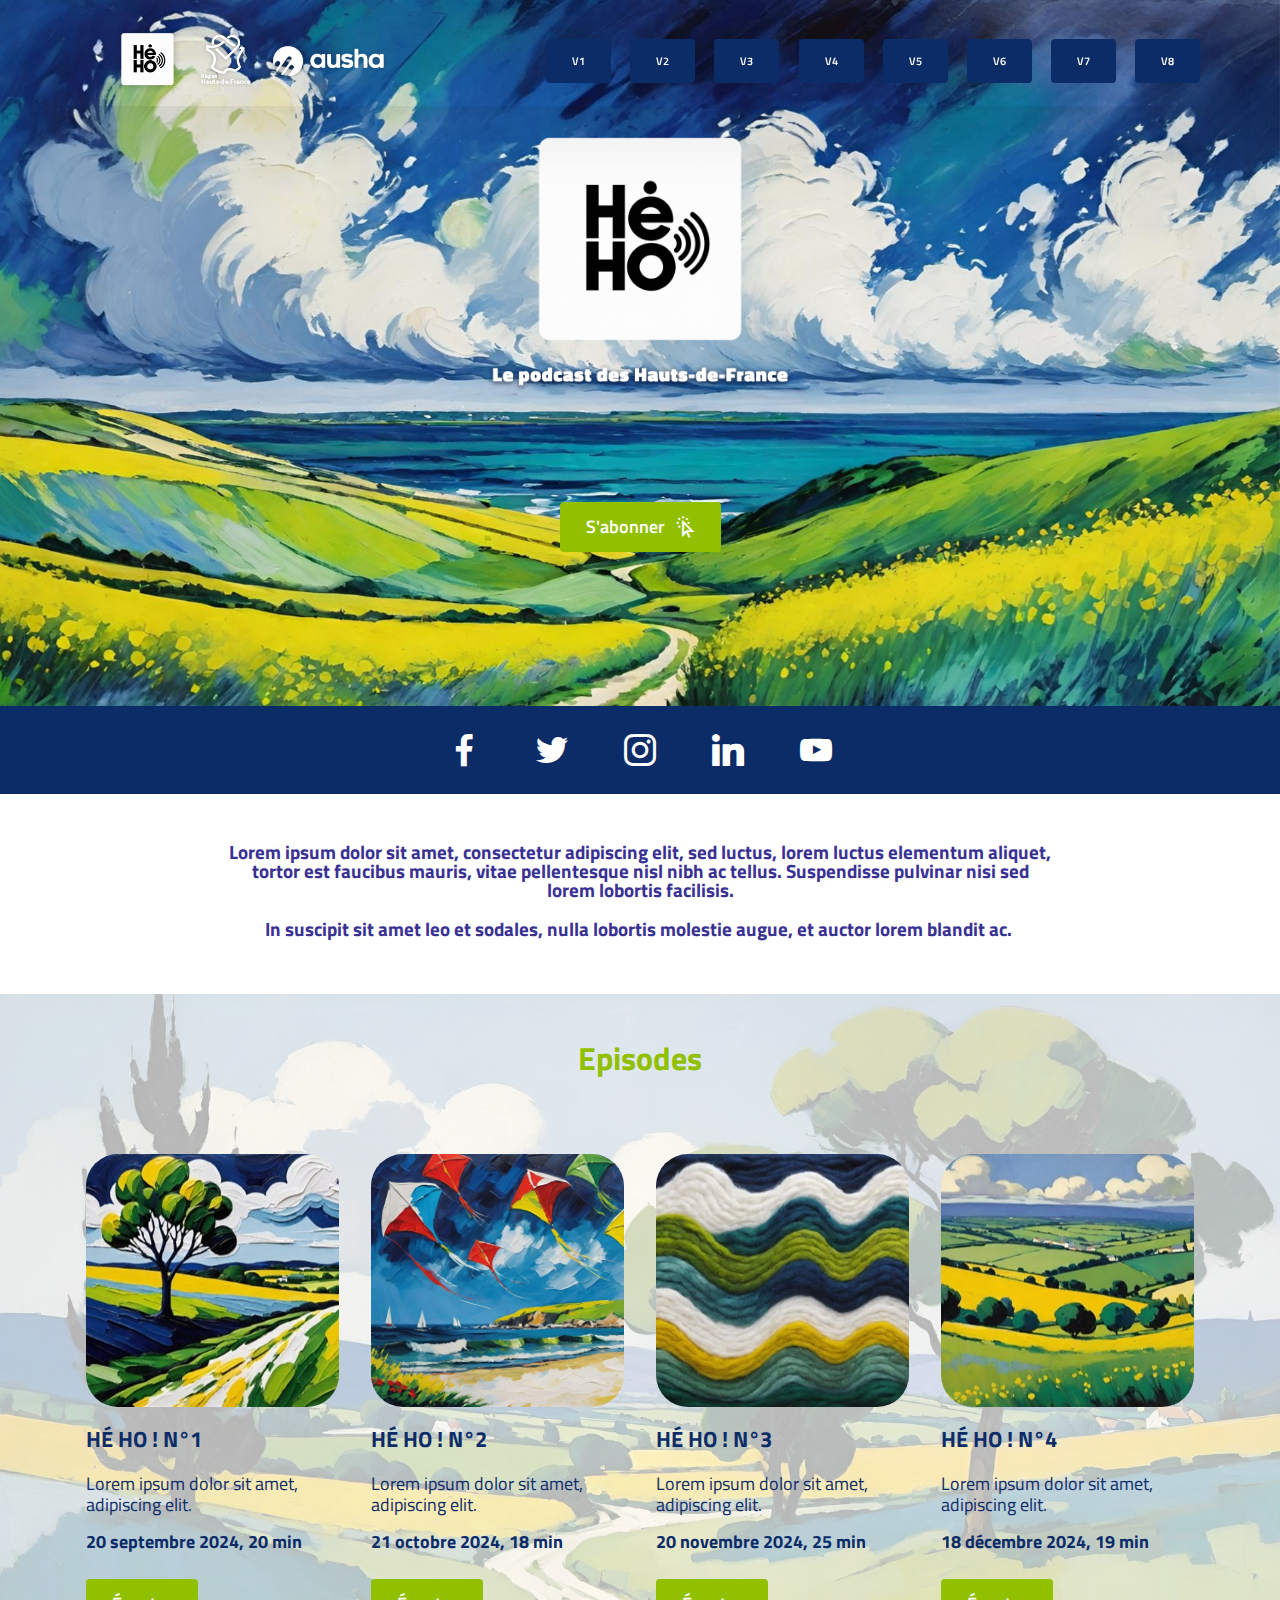
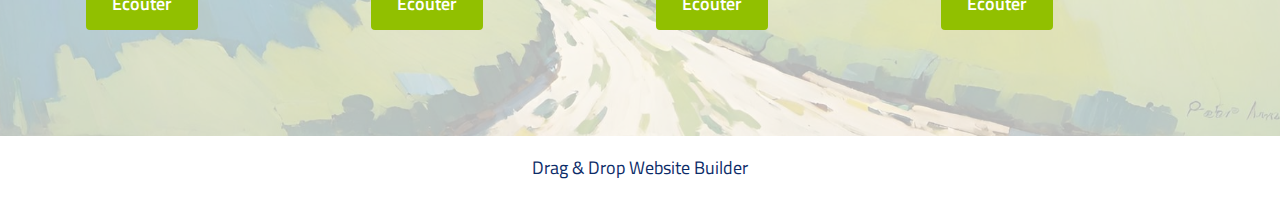
<file: HEHO_Logo_07.html>
<!DOCTYPE html>
<html  >
<head>
  <!-- Site made with Mobirise Website Builder v5.9.6, https://mobirise.com -->
  <meta charset="UTF-8">
  <meta http-equiv="X-UA-Compatible" content="IE=edge">
  <meta name="generator" content="Mobirise v5.9.6, mobirise.com">
  <meta name="viewport" content="width=device-width, initial-scale=1, minimum-scale=1">
  <link rel="shortcut icon" href="assets/images/logos-topband-shadow-1-539x131.png" type="image/x-icon">
  <meta name="description" content="">
  
  
  <title>HÉHO_Logo_07</title>
  <link rel="stylesheet" href="assets/web/assets/mobirise-icons2/mobirise2.css">
  <link rel="stylesheet" href="assets/bootstrap/css/bootstrap.min.css">
  <link rel="stylesheet" href="assets/bootstrap/css/bootstrap-grid.min.css">
  <link rel="stylesheet" href="assets/bootstrap/css/bootstrap-reboot.min.css">
  <link rel="stylesheet" href="assets/parallax/jarallax.css">
  <link rel="stylesheet" href="assets/dropdown/css/style.css">
  <link rel="stylesheet" href="assets/socicon/css/styles.css">
  <link rel="stylesheet" href="assets/theme/css/style.css">
  <link rel="preload" href="https://fonts.googleapis.com/css?family=Titillium+Web:200,200i,300,300i,400,400i,600,600i,700,700i,900&display=swap" as="style" onload="this.onload=null;this.rel='stylesheet'">
  <noscript><link rel="stylesheet" href="https://fonts.googleapis.com/css?family=Titillium+Web:200,200i,300,300i,400,400i,600,600i,700,700i,900&display=swap"></noscript>
  <link rel="preload" as="style" href="assets/mobirise/css/mbr-additional.css"><link rel="stylesheet" href="assets/mobirise/css/mbr-additional.css" type="text/css">

  
  
  
</head>
<body>
  
  <section data-bs-version="5.1" class="menu menu1 cid-ujCGe6sio3" once="menu" id="menu01-w">
	

	<nav class="navbar navbar-dropdown navbar-expand-lg">
		<div class="container">
			<div class="navbar-brand">
				<span class="navbar-logo">
					<a href="index.html">
						<img src="assets/images/logos-topband-shadow-1-539x131.png" alt="Logos" style="height: 4.4rem;">
					</a>
				</span>
				
			</div>
			<button class="navbar-toggler" type="button" data-toggle="collapse" data-bs-toggle="collapse" data-target="#navbarSupportedContent" data-bs-target="#navbarSupportedContent" aria-controls="navbarNavAltMarkup" aria-expanded="false" aria-label="Toggle navigation">
				<div class="hamburger">
					<span></span>
					<span></span>
					<span></span>
					<span></span>
				</div>
			</button>
			<div class="collapse navbar-collapse" id="navbarSupportedContent">
				<ul class="navbar-nav nav-dropdown" data-app-modern-menu="true"><li class="nav-item"><a class="nav-link link text-info display-4" href="HEHO_Logo_08.html"></a></li></ul>
				
				<div class="navbar-buttons mbr-section-btn"><a class="btn btn-primary display-4" href="index.html">V1</a> <a class="btn btn-primary display-4" href="HEHO_Logo_02.html">V2</a> <a class="btn btn-primary display-4" href="HEHO_Logo_03.html">V3</a> <a class="btn btn-primary display-4" href="HEHO_Logo_04.html">V4</a> <a class="btn btn-primary display-4" href="HEHO_Logo_05.html">V5</a> <a class="btn btn-primary display-4" href="HEHO_Logo_06.html">V6</a> <a class="btn btn-primary display-4" href="HEHO_Logo_07.html">V7</a> <a class="btn btn-primary display-4" href="HEHO_Logo_08.html">V8</a></div>
			</div>
		</div>
	</nav>
</section>

<section data-bs-version="5.1" class="header12 cid-ujCGe6YtDg mbr-parallax-background" id="header12-x">
  

  
  

  <div class="text-center container">
    <div class="row mb-4 justify-content-center">
      <div class="col-12 col-md-4">
        <img class="w-100" src="assets/images/logo-heho-new-01-small-baseline-white-shadow-2-815x815.png" alt="Logo_01_Baseline">
      </div>
    </div>
    <div class="row justify-content-center">
      <div class="col-md-12 content-head">
        
        
        <div class="mbr-section-btn mt-4"><a class="btn btn-info display-7" href="https://mobiri.se"><span class="mobi-mbri mobi-mbri-cursor-click mbr-iconfont mbr-iconfont-btn"></span>S'abonner</a></div>
      </div>
    </div>
  </div>
</section>

<section data-bs-version="5.1" class="social05 cid-ujCGe7mUvR" id="social05-y">
    

    

    <div class="container">
        <div class="row">
            
            <div class="col-12">
                <div class="social-row">
                    <div class="soc-item">
                        <a href="index.html" target="_blank">
                            <span class="mbr-iconfont socicon-facebook socicon"></span>
                        </a>
                    </div>
                    <div class="soc-item">
                        <a href="index.html" target="_blank">
                            <span class="mbr-iconfont socicon-twitter socicon"></span>
                        </a>
                    </div>
                    <div class="soc-item">
                        <a href="index.html" target="_blank">
                            <span class="mbr-iconfont socicon-instagram socicon"></span>
                        </a>
                    </div>
                    <div class="soc-item">
                        <a href="index.html" target="_blank">
                            <span class="mbr-iconfont socicon-linkedin socicon"></span>
                        </a>
                    </div>
                    <div class="soc-item">
                        <a href="index.html" target="_blank">
                            <span class="mbr-iconfont socicon-youtube socicon"></span>
                        </a>
                    </div>
                </div>
            </div>
        </div>
    </div>
</section>

<section data-bs-version="5.1" class="article14 cid-ujCGe7KO78" id="article14-z">
    
    <div class="container">
        <div class="row justify-content-center">
            <div class="col-md-12 col-lg-9">
                <h3 class="mbr-section-title mbr-fonts-style display-2"><strong>Lorem ipsum dolor sit amet, consectetur adipiscing elit, sed luctus, lorem luctus elementum aliquet, tortor est faucibus mauris, vitae pellentesque nisl nibh ac tellus. Suspendisse pulvinar nisi sed lorem lobortis facilisis. </strong><br><br><strong>In suscipit sit amet leo et sodales, nulla lobortis molestie augue, et auctor lorem blandit ac.&nbsp;</strong></h3>
                
            </div>
        </div>
    </div>
</section>

<section data-bs-version="5.1" class="people03 cid-ujDgzMW8I6" id="people03-1i">
	
	<div class="mbr-overlay"></div>
	<div class="container">
		<div class="row justify-content-center">
			<div class="col-12 content-head">
				<div class="mbr-section-head mb-5">
					<h4 class="mbr-section-title mbr-fonts-style align-center mb-0 display-1">
						<strong>Episodes</strong></h4>
					
				</div>
			</div>
		</div>
		<div class="row">
			<div class="item features-image col-12 col-md-6 col-lg-3">
				<div class="item-wrapper">
					<div class="item-img mb-3">
						<img src="assets/images/1000027204-596x335.jpeg" alt="HÉ HO ! N°1" title="" data-slide-to="0" data-bs-slide-to="0">
					</div>
					<div class="item-content align-left">
						<h5 class="item-title mbr-fonts-style mb-3 display-5"><strong>HÉ HO ! N°1</strong></h5>
						<h6 class="item-subtitle mbr-fonts-style mb-3 display-7">
							Lorem ipsum dolor sit amet, adipiscing elit.
						</h6>
						<p class="mbr-text mbr-fonts-style mt-3 display-7"><strong>
							20 septembre 2024, 20 min
						</strong></p>
					</div>
					<div class="mbr-section-btn item-footer mt-2"><a href="" class="btn item-btn btn-info display-7">Écouter</a></div>
				</div>
			</div>
			<div class="item features-image col-12 col-md-6 col-lg-3">
				<div class="item-wrapper">
					<div class="item-img mb-3">
						<img src="assets/images/1000027223-1-1920x1080.jpeg" alt="HÉ HO ! N°2" title="" data-slide-to="1" data-bs-slide-to="1">
					</div>
					<div class="item-content align-left">
						<h5 class="item-title mbr-fonts-style mb-3 display-5"><strong>HÉ HO ! N°2</strong></h5>
						<h6 class="item-subtitle mbr-fonts-style mb-3 display-7">
							Lorem ipsum dolor sit amet, adipiscing elit.
						</h6>
						<p class="mbr-text mbr-fonts-style mt-3 display-7"><strong>
							21 octobre 2024, 18 min
						</strong></p>
					</div>
					<div class="mbr-section-btn item-footer mt-2"><a href="" class="btn item-btn btn-info display-7">Écouter</a></div>
				</div>
			</div>
			<div class="item features-image col-12 col-md-6 col-lg-3">
				<div class="item-wrapper">
					<div class="item-img mb-3">
						<img src="assets/images/1000027193-596x335.jpeg" alt="HÉ HO ! N°3" title="" data-slide-to="2" data-bs-slide-to="2">
					</div>
					<div class="item-content align-left">
						<h5 class="item-title mbr-fonts-style mb-3 display-5"><strong>HÉ HO ! N°3</strong></h5>
						<h6 class="item-subtitle mbr-fonts-style mb-3 display-7">
							Lorem ipsum dolor sit amet, adipiscing elit.
						</h6>
						<p class="mbr-text mbr-fonts-style mt-3 display-7"><strong>
							20 novembre 2024, 25 min</strong><br>
						</p>
					</div>
					<div class="mbr-section-btn item-footer mt-2"><a href="" class="btn item-btn btn-info display-7">Écouter</a></div>
				</div>
			</div><div class="item features-image col-12 col-md-6 col-lg-3">
				<div class="item-wrapper">
					<div class="item-img mb-3">
						<img src="assets/images/1000027207-596x335.jpeg" alt="HÉ HO ! N°4" title="" data-slide-to="3" data-bs-slide-to="3">
					</div>
					<div class="item-content align-left">
						<h5 class="item-title mbr-fonts-style mb-3 display-5"><strong>HÉ HO ! N°4</strong></h5>
						<h6 class="item-subtitle mbr-fonts-style mb-3 display-7">
							Lorem ipsum dolor sit amet, adipiscing elit.
						</h6>
						<p class="mbr-text mbr-fonts-style mt-3 display-7"><strong>18 décembre 2024, 19 min</strong><br>
						</p>
					</div>
					<div class="mbr-section-btn item-footer mt-2"><a href="" class="btn item-btn btn-info display-7">Écouter</a></div>
				</div>
			</div>
		</div>
	</div>
</section><section class="display-7" style="padding: 0;align-items: center;justify-content: center;flex-wrap: wrap;    align-content: center;display: flex;position: relative;height: 4rem;"><a href="https://mobiri.se/1248301" style="flex: 1 1;height: 4rem;position: absolute;width: 100%;z-index: 1;"><img alt="" style="height: 4rem;" src="[data-uri]"></a><p style="margin: 0;text-align: center;" class="display-7">&#8204;</p><a style="z-index:1" href="https://mobirise.com/drag-drop-website-builder.html">Drag & Drop Website Builder</a></section><script src="assets/bootstrap/js/bootstrap.bundle.min.js"></script>  <script src="assets/parallax/jarallax.js"></script>  <script src="assets/smoothscroll/smooth-scroll.js"></script>  <script src="assets/ytplayer/index.js"></script>  <script src="assets/dropdown/js/navbar-dropdown.js"></script>  <script src="assets/theme/js/script.js"></script>  
  
  
 <div id="scrollToTop" class="scrollToTop mbr-arrow-up"><a style="text-align: center;"><i class="mbr-arrow-up-icon mbr-arrow-up-icon-cm cm-icon cm-icon-smallarrow-up"></i></a></div>
  </body>
</html>
</file>
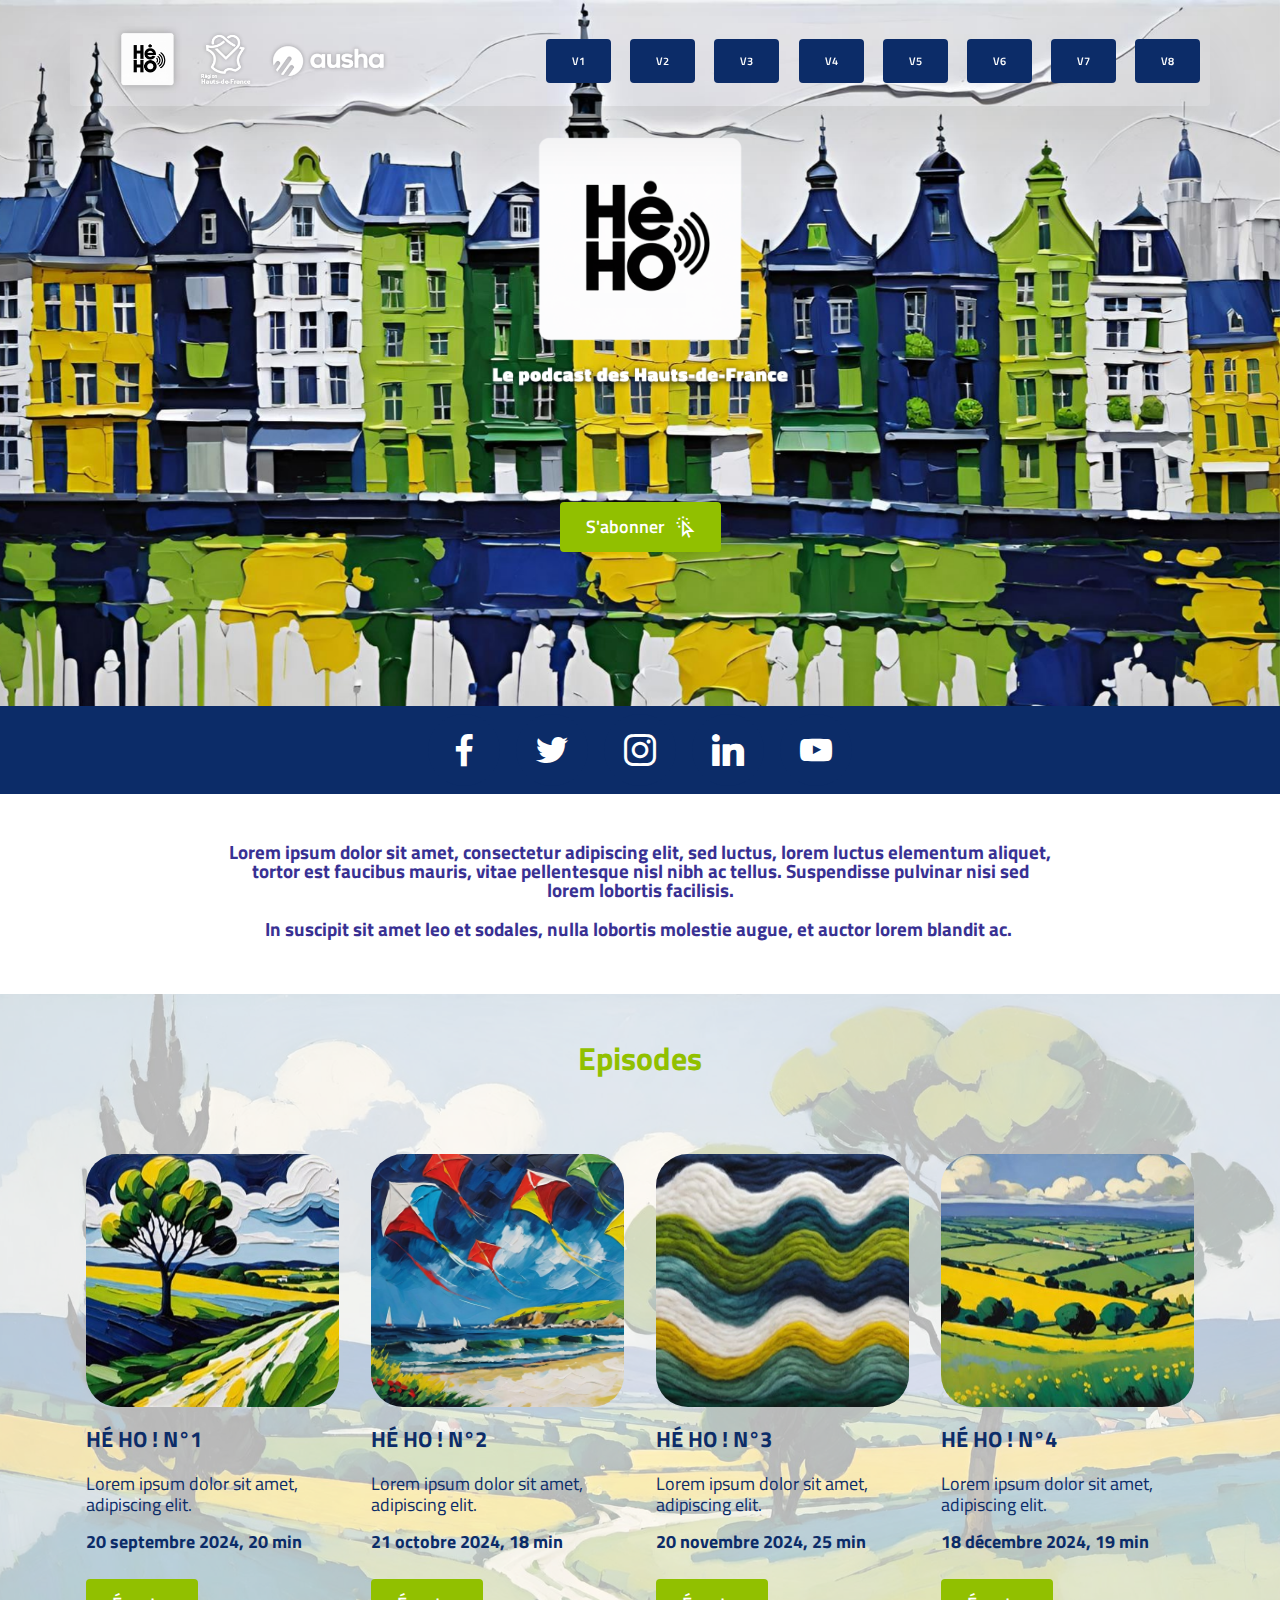
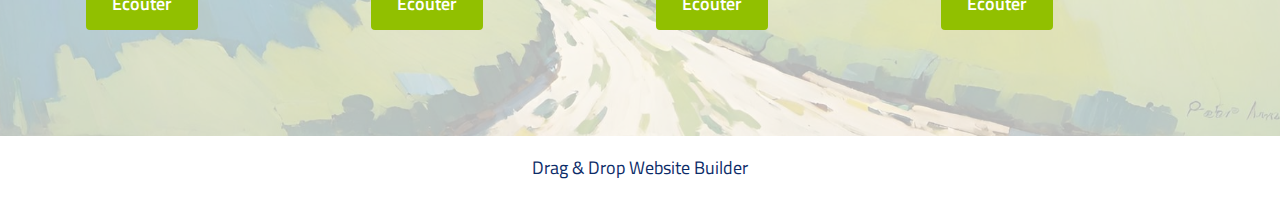
<file: HEHO_Logo_08.html>
<!DOCTYPE html>
<html  >
<head>
  <!-- Site made with Mobirise Website Builder v5.9.6, https://mobirise.com -->
  <meta charset="UTF-8">
  <meta http-equiv="X-UA-Compatible" content="IE=edge">
  <meta name="generator" content="Mobirise v5.9.6, mobirise.com">
  <meta name="viewport" content="width=device-width, initial-scale=1, minimum-scale=1">
  <link rel="shortcut icon" href="assets/images/logos-topband-shadow-1-539x131.png" type="image/x-icon">
  <meta name="description" content="">
  
  
  <title>HÉHO_Logo_08</title>
  <link rel="stylesheet" href="assets/web/assets/mobirise-icons2/mobirise2.css">
  <link rel="stylesheet" href="assets/bootstrap/css/bootstrap.min.css">
  <link rel="stylesheet" href="assets/bootstrap/css/bootstrap-grid.min.css">
  <link rel="stylesheet" href="assets/bootstrap/css/bootstrap-reboot.min.css">
  <link rel="stylesheet" href="assets/parallax/jarallax.css">
  <link rel="stylesheet" href="assets/dropdown/css/style.css">
  <link rel="stylesheet" href="assets/socicon/css/styles.css">
  <link rel="stylesheet" href="assets/theme/css/style.css">
  <link rel="preload" href="https://fonts.googleapis.com/css?family=Titillium+Web:200,200i,300,300i,400,400i,600,600i,700,700i,900&display=swap" as="style" onload="this.onload=null;this.rel='stylesheet'">
  <noscript><link rel="stylesheet" href="https://fonts.googleapis.com/css?family=Titillium+Web:200,200i,300,300i,400,400i,600,600i,700,700i,900&display=swap"></noscript>
  <link rel="preload" as="style" href="assets/mobirise/css/mbr-additional.css"><link rel="stylesheet" href="assets/mobirise/css/mbr-additional.css" type="text/css">

  
  
  
</head>
<body>
  
  <section data-bs-version="5.1" class="menu menu1 cid-ujCGrB4MVM" once="menu" id="menu01-11">
	

	<nav class="navbar navbar-dropdown navbar-expand-lg">
		<div class="container">
			<div class="navbar-brand">
				<span class="navbar-logo">
					<a href="index.html">
						<img src="assets/images/logos-topband-shadow-1-539x131.png" alt="Logos" style="height: 4.4rem;">
					</a>
				</span>
				
			</div>
			<button class="navbar-toggler" type="button" data-toggle="collapse" data-bs-toggle="collapse" data-target="#navbarSupportedContent" data-bs-target="#navbarSupportedContent" aria-controls="navbarNavAltMarkup" aria-expanded="false" aria-label="Toggle navigation">
				<div class="hamburger">
					<span></span>
					<span></span>
					<span></span>
					<span></span>
				</div>
			</button>
			<div class="collapse navbar-collapse" id="navbarSupportedContent">
				<ul class="navbar-nav nav-dropdown" data-app-modern-menu="true"><li class="nav-item"><a class="nav-link link text-info display-4" href="HEHO_Logo_08.html"></a></li></ul>
				
				<div class="navbar-buttons mbr-section-btn"><a class="btn btn-primary display-4" href="index.html">V1</a> <a class="btn btn-primary display-4" href="HEHO_Logo_02.html">V2</a> <a class="btn btn-primary display-4" href="HEHO_Logo_03.html">V3</a> <a class="btn btn-primary display-4" href="HEHO_Logo_04.html">V4</a> <a class="btn btn-primary display-4" href="HEHO_Logo_05.html">V5</a> <a class="btn btn-primary display-4" href="HEHO_Logo_06.html">V6</a> <a class="btn btn-primary display-4" href="HEHO_Logo_07.html">V7</a> <a class="btn btn-primary display-4" href="HEHO_Logo_08.html">V8</a></div>
			</div>
		</div>
	</nav>
</section>

<section data-bs-version="5.1" class="header12 cid-ujCGrChorr mbr-parallax-background" id="header12-12">
  

  
  

  <div class="text-center container">
    <div class="row mb-4 justify-content-center">
      <div class="col-12 col-md-4">
        <img class="w-100" src="assets/images/logo-heho-new-01-small-baseline-white-shadow-2-815x815.png" alt="Logo_01_Baseline">
      </div>
    </div>
    <div class="row justify-content-center">
      <div class="col-md-12 content-head">
        
        
        <div class="mbr-section-btn mt-4"><a class="btn btn-info display-7" href="https://mobiri.se"><span class="mobi-mbri mobi-mbri-cursor-click mbr-iconfont mbr-iconfont-btn"></span>S'abonner</a></div>
      </div>
    </div>
  </div>
</section>

<section data-bs-version="5.1" class="social05 cid-ujCGrCOBa2" id="social05-13">
    

    

    <div class="container">
        <div class="row">
            
            <div class="col-12">
                <div class="social-row">
                    <div class="soc-item">
                        <a href="index.html" target="_blank">
                            <span class="mbr-iconfont socicon-facebook socicon"></span>
                        </a>
                    </div>
                    <div class="soc-item">
                        <a href="index.html" target="_blank">
                            <span class="mbr-iconfont socicon-twitter socicon"></span>
                        </a>
                    </div>
                    <div class="soc-item">
                        <a href="index.html" target="_blank">
                            <span class="mbr-iconfont socicon-instagram socicon"></span>
                        </a>
                    </div>
                    <div class="soc-item">
                        <a href="index.html" target="_blank">
                            <span class="mbr-iconfont socicon-linkedin socicon"></span>
                        </a>
                    </div>
                    <div class="soc-item">
                        <a href="index.html" target="_blank">
                            <span class="mbr-iconfont socicon-youtube socicon"></span>
                        </a>
                    </div>
                </div>
            </div>
        </div>
    </div>
</section>

<section data-bs-version="5.1" class="article14 cid-ujCGrDmT02" id="article14-14">
    
    <div class="container">
        <div class="row justify-content-center">
            <div class="col-md-12 col-lg-9">
                <h3 class="mbr-section-title mbr-fonts-style display-2"><strong>Lorem ipsum dolor sit amet, consectetur adipiscing elit, sed luctus, lorem luctus elementum aliquet, tortor est faucibus mauris, vitae pellentesque nisl nibh ac tellus. Suspendisse pulvinar nisi sed lorem lobortis facilisis. </strong><br><br><strong>In suscipit sit amet leo et sodales, nulla lobortis molestie augue, et auctor lorem blandit ac.&nbsp;</strong></h3>
                
            </div>
        </div>
    </div>
</section>

<section data-bs-version="5.1" class="people03 cid-ujDgFboOGN" id="people03-1j">
	
	<div class="mbr-overlay"></div>
	<div class="container">
		<div class="row justify-content-center">
			<div class="col-12 content-head">
				<div class="mbr-section-head mb-5">
					<h4 class="mbr-section-title mbr-fonts-style align-center mb-0 display-1">
						<strong>Episodes</strong></h4>
					
				</div>
			</div>
		</div>
		<div class="row">
			<div class="item features-image col-12 col-md-6 col-lg-3">
				<div class="item-wrapper">
					<div class="item-img mb-3">
						<img src="assets/images/1000027204-596x335.jpeg" alt="HÉ HO ! N°1" title="" data-slide-to="0" data-bs-slide-to="0">
					</div>
					<div class="item-content align-left">
						<h5 class="item-title mbr-fonts-style mb-3 display-5"><strong>HÉ HO ! N°1</strong></h5>
						<h6 class="item-subtitle mbr-fonts-style mb-3 display-7">
							Lorem ipsum dolor sit amet, adipiscing elit.
						</h6>
						<p class="mbr-text mbr-fonts-style mt-3 display-7"><strong>
							20 septembre 2024, 20 min
						</strong></p>
					</div>
					<div class="mbr-section-btn item-footer mt-2"><a href="" class="btn item-btn btn-info display-7">Écouter</a></div>
				</div>
			</div>
			<div class="item features-image col-12 col-md-6 col-lg-3">
				<div class="item-wrapper">
					<div class="item-img mb-3">
						<img src="assets/images/1000027223-1-1920x1080.jpeg" alt="HÉ HO ! N°2" title="" data-slide-to="1" data-bs-slide-to="1">
					</div>
					<div class="item-content align-left">
						<h5 class="item-title mbr-fonts-style mb-3 display-5"><strong>HÉ HO ! N°2</strong></h5>
						<h6 class="item-subtitle mbr-fonts-style mb-3 display-7">
							Lorem ipsum dolor sit amet, adipiscing elit.
						</h6>
						<p class="mbr-text mbr-fonts-style mt-3 display-7"><strong>
							21 octobre 2024, 18 min
						</strong></p>
					</div>
					<div class="mbr-section-btn item-footer mt-2"><a href="" class="btn item-btn btn-info display-7">Écouter</a></div>
				</div>
			</div>
			<div class="item features-image col-12 col-md-6 col-lg-3">
				<div class="item-wrapper">
					<div class="item-img mb-3">
						<img src="assets/images/1000027193-596x335.jpeg" alt="HÉ HO ! N°3" title="" data-slide-to="2" data-bs-slide-to="2">
					</div>
					<div class="item-content align-left">
						<h5 class="item-title mbr-fonts-style mb-3 display-5"><strong>HÉ HO ! N°3</strong></h5>
						<h6 class="item-subtitle mbr-fonts-style mb-3 display-7">
							Lorem ipsum dolor sit amet, adipiscing elit.
						</h6>
						<p class="mbr-text mbr-fonts-style mt-3 display-7"><strong>
							20 novembre 2024, 25 min</strong><br>
						</p>
					</div>
					<div class="mbr-section-btn item-footer mt-2"><a href="" class="btn item-btn btn-info display-7">Écouter</a></div>
				</div>
			</div><div class="item features-image col-12 col-md-6 col-lg-3">
				<div class="item-wrapper">
					<div class="item-img mb-3">
						<img src="assets/images/1000027207-596x335.jpeg" alt="HÉ HO ! N°4" title="" data-slide-to="3" data-bs-slide-to="3">
					</div>
					<div class="item-content align-left">
						<h5 class="item-title mbr-fonts-style mb-3 display-5"><strong>HÉ HO ! N°4</strong></h5>
						<h6 class="item-subtitle mbr-fonts-style mb-3 display-7">
							Lorem ipsum dolor sit amet, adipiscing elit.
						</h6>
						<p class="mbr-text mbr-fonts-style mt-3 display-7"><strong>18 décembre 2024, 19 min</strong><br>
						</p>
					</div>
					<div class="mbr-section-btn item-footer mt-2"><a href="" class="btn item-btn btn-info display-7">Écouter</a></div>
				</div>
			</div>
		</div>
	</div>
</section><section class="display-7" style="padding: 0;align-items: center;justify-content: center;flex-wrap: wrap;    align-content: center;display: flex;position: relative;height: 4rem;"><a href="https://mobiri.se/1248301" style="flex: 1 1;height: 4rem;position: absolute;width: 100%;z-index: 1;"><img alt="" style="height: 4rem;" src="[data-uri]"></a><p style="margin: 0;text-align: center;" class="display-7">&#8204;</p><a style="z-index:1" href="https://mobirise.com/drag-drop-website-builder.html">Drag & Drop Website Builder</a></section><script src="assets/bootstrap/js/bootstrap.bundle.min.js"></script>  <script src="assets/parallax/jarallax.js"></script>  <script src="assets/smoothscroll/smooth-scroll.js"></script>  <script src="assets/ytplayer/index.js"></script>  <script src="assets/dropdown/js/navbar-dropdown.js"></script>  <script src="assets/theme/js/script.js"></script>  
  
  
 <div id="scrollToTop" class="scrollToTop mbr-arrow-up"><a style="text-align: center;"><i class="mbr-arrow-up-icon mbr-arrow-up-icon-cm cm-icon cm-icon-smallarrow-up"></i></a></div>
  </body>
</html>
</file>
<file: assets/web/assets/mobirise-icons2/mobirise2.css>
@font-face {
  font-family: 'Moririse2';
  font-display: swap;
  src:  url('mobirise2.eot?f2bix4');
  src:  url('mobirise2.eot?f2bix4#iefix') format('embedded-opentype'),
    url('mobirise2.ttf?f2bix4') format('truetype'),
    url('mobirise2.woff?f2bix4') format('woff'),
    url('mobirise2.svg?f2bix4#mobirise2') format('svg');
  font-weight: normal;
  font-style: normal;
}

[class^="mobi-"], [class*=" mobi-"] {
  /* use !important to prevent issues with browser extensions that change fonts */
  font-family: 'Moririse2' !important;
  speak: none;
  font-style: normal;
  font-weight: normal;
  font-variant: normal;
  text-transform: none;
  line-height: 1;

  /* Better Font Rendering =========== */
  -webkit-font-smoothing: antialiased;
  -moz-osx-font-smoothing: grayscale;
}

.mobi-mbri-add-submenu:before {
  content: "\e900";
}
.mobi-mbri-alert:before {
  content: "\e901";
}
.mobi-mbri-align-center:before {
  content: "\e902";
}
.mobi-mbri-align-justify:before {
  content: "\e903";
}
.mobi-mbri-align-left:before {
  content: "\e904";
}
.mobi-mbri-align-right:before {
  content: "\e905";
}
.mobi-mbri-android:before {
  content: "\e906";
}
.mobi-mbri-apple:before {
  content: "\e907";
}
.mobi-mbri-arrow-down:before {
  content: "\e908";
}
.mobi-mbri-arrow-next:before {
  content: "\e909";
}
.mobi-mbri-arrow-prev:before {
  content: "\e90a";
}
.mobi-mbri-arrow-up:before {
  content: "\e90b";
}
.mobi-mbri-bold:before {
  content: "\e90c";
}
.mobi-mbri-bookmark:before {
  content: "\e90d";
}
.mobi-mbri-bootstrap:before {
  content: "\e90e";
}
.mobi-mbri-briefcase:before {
  content: "\e90f";
}
.mobi-mbri-browse:before {
  content: "\e910";
}
.mobi-mbri-bulleted-list:before {
  content: "\e911";
}
.mobi-mbri-calendar:before {
  content: "\e912";
}
.mobi-mbri-camera:before {
  content: "\e913";
}
.mobi-mbri-cart-add:before {
  content: "\e914";
}
.mobi-mbri-cart-full:before {
  content: "\e915";
}
.mobi-mbri-cash:before {
  content: "\e916";
}
.mobi-mbri-change-style:before {
  content: "\e917";
}
.mobi-mbri-chat:before {
  content: "\e918";
}
.mobi-mbri-clock:before {
  content: "\e919";
}
.mobi-mbri-close:before {
  content: "\e91a";
}
.mobi-mbri-cloud:before {
  content: "\e91b";
}
.mobi-mbri-code:before {
  content: "\e91c";
}
.mobi-mbri-contact-form:before {
  content: "\e91d";
}
.mobi-mbri-credit-card:before {
  content: "\e91e";
}
.mobi-mbri-cursor-click:before {
  content: "\e91f";
}
.mobi-mbri-cust-feedback:before {
  content: "\e920";
}
.mobi-mbri-database:before {
  content: "\e921";
}
.mobi-mbri-delivery:before {
  content: "\e922";
}
.mobi-mbri-desktop:before {
  content: "\e923";
}
.mobi-mbri-devices:before {
  content: "\e924";
}
.mobi-mbri-down:before {
  content: "\e925";
}
.mobi-mbri-download-2:before {
  content: "\e926";
}
.mobi-mbri-download:before {
  content: "\e927";
}
.mobi-mbri-drag-n-drop-2:before {
  content: "\e928";
}
.mobi-mbri-drag-n-drop:before {
  content: "\e929";
}
.mobi-mbri-edit-2:before {
  content: "\e92a";
}
.mobi-mbri-edit:before {
  content: "\e92b";
}
.mobi-mbri-error:before {
  content: "\e92c";
}
.mobi-mbri-extension:before {
  content: "\e92d";
}
.mobi-mbri-features:before {
  content: "\e92e";
}
.mobi-mbri-file:before {
  content: "\e92f";
}
.mobi-mbri-flag:before {
  content: "\e930";
}
.mobi-mbri-folder:before {
  content: "\e931";
}
.mobi-mbri-gift:before {
  content: "\e932";
}
.mobi-mbri-github:before {
  content: "\e933";
}
.mobi-mbri-globe-2:before {
  content: "\e934";
}
.mobi-mbri-globe:before {
  content: "\e935";
}
.mobi-mbri-growing-chart:before {
  content: "\e936";
}
.mobi-mbri-hearth:before {
  content: "\e937";
}
.mobi-mbri-help:before {
  content: "\e938";
}
.mobi-mbri-home:before {
  content: "\e939";
}
.mobi-mbri-hot-cup:before {
  content: "\e93a";
}
.mobi-mbri-idea:before {
  content: "\e93b";
}
.mobi-mbri-image-gallery:before {
  content: "\e93c";
}
.mobi-mbri-image-slider:before {
  content: "\e93d";
}
.mobi-mbri-info:before {
  content: "\e93e";
}
.mobi-mbri-italic:before {
  content: "\e93f";
}
.mobi-mbri-key:before {
  content: "\e940";
}
.mobi-mbri-laptop:before {
  content: "\e941";
}
.mobi-mbri-layers:before {
  content: "\e942";
}
.mobi-mbri-left-right:before {
  content: "\e943";
}
.mobi-mbri-left:before {
  content: "\e944";
}
.mobi-mbri-letter:before {
  content: "\e945";
}
.mobi-mbri-like:before {
  content: "\e946";
}
.mobi-mbri-link:before {
  content: "\e947";
}
.mobi-mbri-lock:before {
  content: "\e948";
}
.mobi-mbri-login:before {
  content: "\e949";
}
.mobi-mbri-logout:before {
  content: "\e94a";
}
.mobi-mbri-magic-stick:before {
  content: "\e94b";
}
.mobi-mbri-map-pin:before {
  content: "\e94c";
}
.mobi-mbri-menu:before {
  content: "\e94d";
}
.mobi-mbri-mobile-2:before {
  content: "\e94e";
}
.mobi-mbri-mobile-horizontal:before {
  content: "\e94f";
}
.mobi-mbri-mobile:before {
  content: "\e950";
}
.mobi-mbri-mobirise:before {
  content: "\e951";
}
.mobi-mbri-more-horizontal:before {
  content: "\e952";
}
.mobi-mbri-more-vertical:before {
  content: "\e953";
}
.mobi-mbri-music:before {
  content: "\e954";
}
.mobi-mbri-new-file:before {
  content: "\e955";
}
.mobi-mbri-numbered-list:before {
  content: "\e956";
}
.mobi-mbri-opened-folder:before {
  content: "\e957";
}
.mobi-mbri-pages:before {
  content: "\e958";
}
.mobi-mbri-paper-plane:before {
  content: "\e959";
}
.mobi-mbri-paperclip:before {
  content: "\e95a";
}
.mobi-mbri-phone:before {
  content: "\e95b";
}
.mobi-mbri-photo:before {
  content: "\e95c";
}
.mobi-mbri-photos:before {
  content: "\e95d";
}
.mobi-mbri-pin:before {
  content: "\e95e";
}
.mobi-mbri-play:before {
  content: "\e95f";
}
.mobi-mbri-plus:before {
  content: "\e960";
}
.mobi-mbri-preview:before {
  content: "\e961";
}
.mobi-mbri-print:before {
  content: "\e962";
}
.mobi-mbri-protect:before {
  content: "\e963";
}
.mobi-mbri-question:before {
  content: "\e964";
}
.mobi-mbri-quote-left:before {
  content: "\e965";
}
.mobi-mbri-quote-right:before {
  content: "\e966";
}
.mobi-mbri-redo:before {
  content: "\e967";
}
.mobi-mbri-refresh:before {
  content: "\e968";
}
.mobi-mbri-responsive-2:before {
  content: "\e969";
}
.mobi-mbri-responsive:before {
  content: "\e96a";
}
.mobi-mbri-right:before {
  content: "\e96b";
}
.mobi-mbri-rocket:before {
  content: "\e96c";
}
.mobi-mbri-sad-face:before {
  content: "\e96d";
}
.mobi-mbri-sale:before {
  content: "\e96e";
}
.mobi-mbri-save:before {
  content: "\e96f";
}
.mobi-mbri-search:before {
  content: "\e970";
}
.mobi-mbri-setting-2:before {
  content: "\e971";
}
.mobi-mbri-setting-3:before {
  content: "\e972";
}
.mobi-mbri-setting:before {
  content: "\e973";
}
.mobi-mbri-share:before {
  content: "\e974";
}
.mobi-mbri-shopping-bag:before {
  content: "\e975";
}
.mobi-mbri-shopping-basket:before {
  content: "\e976";
}
.mobi-mbri-shopping-cart:before {
  content: "\e977";
}
.mobi-mbri-sites:before {
  content: "\e978";
}
.mobi-mbri-smile-face:before {
  content: "\e979";
}
.mobi-mbri-speed:before {
  content: "\e97a";
}
.mobi-mbri-star:before {
  content: "\e97b";
}
.mobi-mbri-success:before {
  content: "\e97c";
}
.mobi-mbri-sun:before {
  content: "\e97d";
}
.mobi-mbri-sun2:before {
  content: "\e97e";
}
.mobi-mbri-tablet-vertical:before {
  content: "\e97f";
}
.mobi-mbri-tablet:before {
  content: "\e980";
}
.mobi-mbri-target:before {
  content: "\e981";
}
.mobi-mbri-timer:before {
  content: "\e982";
}
.mobi-mbri-to-ftp:before {
  content: "\e983";
}
.mobi-mbri-to-local-drive:before {
  content: "\e984";
}
.mobi-mbri-touch-swipe:before {
  content: "\e985";
}
.mobi-mbri-touch:before {
  content: "\e986";
}
.mobi-mbri-trash:before {
  content: "\e987";
}
.mobi-mbri-underline:before {
  content: "\e988";
}
.mobi-mbri-undo:before {
  content: "\e989";
}
.mobi-mbri-unlink:before {
  content: "\e98a";
}
.mobi-mbri-unlock:before {
  content: "\e98b";
}
.mobi-mbri-up-down:before {
  content: "\e98c";
}
.mobi-mbri-up:before {
  content: "\e98d";
}
.mobi-mbri-update:before {
  content: "\e98e";
}
.mobi-mbri-upload-2:before {
  content: "\e98f";
}
.mobi-mbri-upload:before {
  content: "\e990";
}
.mobi-mbri-user-2:before {
  content: "\e991";
}
.mobi-mbri-user:before {
  content: "\e992";
}
.mobi-mbri-users:before {
  content: "\e993";
}
.mobi-mbri-video-play:before {
  content: "\e994";
}
.mobi-mbri-video:before {
  content: "\e995";
}
.mobi-mbri-watch:before {
  content: "\e996";
}
.mobi-mbri-website-theme-2:before {
  content: "\e997";
}
.mobi-mbri-website-theme:before {
  content: "\e998";
}
.mobi-mbri-wifi:before {
  content: "\e999";
}
.mobi-mbri-windows:before {
  content: "\e99a";
}
.mobi-mbri-zoom-in:before {
  content: "\e99b";
}
.mobi-mbri-zoom-out:before {
  content: "\e99c";
}
</file>
<file: assets/parallax/jarallax.css>
.jarallax {
    position: relative;
    z-index: 0;
}
.jarallax > .jarallax-img {
    position: absolute;
    object-fit: cover;
    /* support for plugin https://github.com/bfred-it/object-fit-images */
    font-family: 'object-fit: cover;';
    top: 0;
    left: 0;
    width: 100%;
    height: 100%;
    z-index: -1;
}
</file>
<file: assets/dropdown/css/style.css>
.navbar-dropdown {
  left: 0;
  padding: 0;
  position: absolute;
  right: 0;
  top: 0;
  transition: all 0.45s ease;
  z-index: 1030;
  background: #282828; }
  .navbar-dropdown .navbar-logo {
    margin-right: 0.8rem;
    transition: margin 0.3s ease-in-out;
    vertical-align: middle; }
    .navbar-dropdown .navbar-logo img {
      height: 3.125rem;
      transition: all 0.3s ease-in-out; }
    .navbar-dropdown .navbar-logo.mbr-iconfont {
      font-size: 3.125rem;
      line-height: 3.125rem; }
  .navbar-dropdown .navbar-caption {
    font-weight: 700;
    white-space: normal;
    vertical-align: -4px;
    line-height: 3.125rem !important; }
    .navbar-dropdown .navbar-caption, .navbar-dropdown .navbar-caption:hover {
      color: inherit;
      text-decoration: none; }
  .navbar-dropdown .mbr-iconfont + .navbar-caption {
    vertical-align: -1px; }
  .navbar-dropdown.navbar-fixed-top {
    position: fixed; }
  .navbar-dropdown .navbar-brand span {
    vertical-align: -4px; }
  .navbar-dropdown.bg-color.transparent {
    background: none; }
  .navbar-dropdown.navbar-short .navbar-brand {
    padding: 0.625rem 0; }
    .navbar-dropdown.navbar-short .navbar-brand span {
      vertical-align: -1px; }
  .navbar-dropdown.navbar-short .navbar-caption {
    line-height: 2.375rem !important;
    vertical-align: -2px; }
  .navbar-dropdown.navbar-short .navbar-logo {
    margin-right: 0.5rem; }
    .navbar-dropdown.navbar-short .navbar-logo img {
      height: 2.375rem; }
    .navbar-dropdown.navbar-short .navbar-logo.mbr-iconfont {
      font-size: 2.375rem;
      line-height: 2.375rem; }
  .navbar-dropdown.navbar-short .mbr-table-cell {
    height: 3.625rem; }
  .navbar-dropdown .navbar-close {
    left: 0.6875rem;
    position: fixed;
    top: 0.75rem;
    z-index: 1000; }
  .navbar-dropdown .hamburger-icon {
    content: "";
    display: inline-block;
    vertical-align: middle;
    width: 16px;
    -webkit-box-shadow: 0 -6px 0 1px #282828,0 0 0 1px #282828,0 6px 0 1px #282828;
    -moz-box-shadow: 0 -6px 0 1px #282828,0 0 0 1px #282828,0 6px 0 1px #282828;
    box-shadow: 0 -6px 0 1px #282828,0 0 0 1px #282828,0 6px 0 1px #282828; }

.dropdown-menu .dropdown-toggle[data-toggle="dropdown-submenu"]::after {
  border-bottom: 0.35em solid transparent;
  border-left: 0.35em solid;
  border-right: 0;
  border-top: 0.35em solid transparent;
  margin-left: 0.3rem; }

.dropdown-menu .dropdown-item:focus {
  outline: 0; }

.nav-dropdown {
  font-size: 0.75rem;
  font-weight: 500;
  height: auto !important; }
  .nav-dropdown .nav-btn {
    padding-left: 1rem; }
  .nav-dropdown .link {
    margin: .667em 1.667em;
    font-weight: 500;
    padding: 0;
    transition: color .2s ease-in-out; }
    .nav-dropdown .link.dropdown-toggle {
      margin-right: 2.583em; }
      .nav-dropdown .link.dropdown-toggle::after {
        margin-left: .25rem;
        border-top: 0.35em solid;
        border-right: 0.35em solid transparent;
        border-left: 0.35em solid transparent;
        border-bottom: 0; }
      .nav-dropdown .link.dropdown-toggle[aria-expanded="true"] {
        margin: 0;
        padding: 0.667em 3.263em  0.667em 1.667em; }
  .nav-dropdown .link::after,
  .nav-dropdown .dropdown-item::after {
    color: inherit; }
  .nav-dropdown .btn {
    font-size: 0.75rem;
    font-weight: 700;
    letter-spacing: 0;
    margin-bottom: 0;
    padding-left: 1.25rem;
    padding-right: 1.25rem; }
  .nav-dropdown .dropdown-menu {
    border-radius: 0;
    border: 0;
    left: 0;
    margin: 0;
    padding-bottom: 1.25rem;
    padding-top: 1.25rem;
    position: relative; }
  .nav-dropdown .dropdown-submenu {
    margin-left: 0.125rem;
    top: 0; }
  .nav-dropdown .dropdown-item {
    font-weight: 500;
    line-height: 2;
    padding: 0.3846em 4.615em 0.3846em 1.5385em;
    position: relative;
    transition: color .2s ease-in-out, background-color .2s ease-in-out; }
    .nav-dropdown .dropdown-item::after {
      margin-top: -0.3077em;
      position: absolute;
      right: 1.1538em;
      top: 50%; }
    .nav-dropdown .dropdown-item:focus, .nav-dropdown .dropdown-item:hover {
      background: none; }

@media (max-width: 767px) {
  .nav-dropdown.navbar-toggleable-sm {
    bottom: 0;
    display: none;
    left: 0;
    overflow-x: hidden;
    position: fixed;
    top: 0;
    transform: translateX(-100%);
    -ms-transform: translateX(-100%);
    -webkit-transform: translateX(-100%);
    width: 18.75rem;
    z-index: 999; } }
.nav-dropdown.navbar-toggleable-xl {
  bottom: 0;
  display: none;
  left: 0;
  overflow-x: hidden;
  position: fixed;
  top: 0;
  transform: translateX(-100%);
  -ms-transform: translateX(-100%);
  -webkit-transform: translateX(-100%);
  width: 18.75rem;
  z-index: 999; }

.nav-dropdown-sm {
  display: block !important;
  overflow-x: hidden;
  overflow: auto;
  padding-top: 3.875rem; }
  .nav-dropdown-sm::after {
    content: "";
    display: block;
    height: 3rem;
    width: 100%; }
  .nav-dropdown-sm.collapse.in ~ .navbar-close {
    display: block !important; }
  .nav-dropdown-sm.collapsing, .nav-dropdown-sm.collapse.in {
    transform: translateX(0);
    -ms-transform: translateX(0);
    -webkit-transform: translateX(0);
    transition: all 0.25s ease-out;
    -webkit-transition: all 0.25s ease-out;
    background: #282828; }
  .nav-dropdown-sm.collapsing[aria-expanded="false"] {
    transform: translateX(-100%);
    -ms-transform: translateX(-100%);
    -webkit-transform: translateX(-100%); }
  .nav-dropdown-sm .nav-item {
    display: block;
    margin-left: 0 !important;
    padding-left: 0; }
  .nav-dropdown-sm .link,
  .nav-dropdown-sm .dropdown-item {
    border-top: 1px dotted rgba(255, 255, 255, 0.1);
    font-size: 0.8125rem;
    line-height: 1.6;
    margin: 0 !important;
    padding: 0.875rem 2.4rem 0.875rem 1.5625rem !important;
    position: relative;
    white-space: normal; }
    .nav-dropdown-sm .link:focus, .nav-dropdown-sm .link:hover,
    .nav-dropdown-sm .dropdown-item:focus,
    .nav-dropdown-sm .dropdown-item:hover {
      background: rgba(0, 0, 0, 0.2) !important;
      color: #c0a375; }
  .nav-dropdown-sm .nav-btn {
    position: relative;
    padding: 1.5625rem 1.5625rem 0 1.5625rem; }
    .nav-dropdown-sm .nav-btn::before {
      border-top: 1px dotted rgba(255, 255, 255, 0.1);
      content: "";
      left: 0;
      position: absolute;
      top: 0;
      width: 100%; }
    .nav-dropdown-sm .nav-btn + .nav-btn {
      padding-top: 0.625rem; }
      .nav-dropdown-sm .nav-btn + .nav-btn::before {
        display: none; }
  .nav-dropdown-sm .btn {
    padding: 0.625rem 0; }
  .nav-dropdown-sm .dropdown-toggle[data-toggle="dropdown-submenu"]::after {
    margin-left: .25rem;
    border-top: 0.35em solid;
    border-right: 0.35em solid transparent;
    border-left: 0.35em solid transparent;
    border-bottom: 0; }
  .nav-dropdown-sm .dropdown-toggle[data-toggle="dropdown-submenu"][aria-expanded="true"]::after {
    border-top: 0;
    border-right: 0.35em solid transparent;
    border-left: 0.35em solid transparent;
    border-bottom: 0.35em solid; }
  .nav-dropdown-sm .dropdown-menu {
    margin: 0;
    padding: 0;
    position: relative;
    top: 0;
    left: 0;
    width: 100%;
    border: 0;
    float: none;
    border-radius: 0;
    background: none; }
  .nav-dropdown-sm .dropdown-submenu {
    left: 100%;
    margin-left: 0.125rem;
    margin-top: -1.25rem;
    top: 0; }

.navbar-toggleable-sm .nav-dropdown .dropdown-menu {
  position: absolute; }

.navbar-toggleable-sm .nav-dropdown .dropdown-submenu {
  left: 100%;
  margin-left: 0.125rem;
  margin-top: -1.25rem;
  top: 0; }

.navbar-toggleable-sm.opened .nav-dropdown .dropdown-menu {
  position: relative; }

.navbar-toggleable-sm.opened .nav-dropdown .dropdown-submenu {
  left: 0;
  margin-left: 00rem;
  margin-top: 0rem;
  top: 0; }

.is-builder .nav-dropdown.collapsing {
  transition: none !important; }
</file>
<file: assets/socicon/css/styles.css>
@charset "UTF-8";

@font-face {
  font-family: 'Socicon';
  src:  url('../fonts/socicon.eot');
  src:  url('../fonts/socicon.eot?#iefix') format('embedded-opentype'),
    url('../fonts/socicon.woff2') format('woff2'),
    url('../fonts/socicon.ttf') format('truetype'),
    url('../fonts/socicon.woff') format('woff'),
    url('../fonts/socicon.svg#socicon') format('svg');
  font-weight: normal;
  font-style: normal;
  font-display: swap;
}

[data-icon]:before {
  font-family: "socicon" !important;
  content: attr(data-icon);
  font-style: normal !important;
  font-weight: normal !important;
  font-variant: normal !important;
  text-transform: none !important;
  speak: none;
  line-height: 1;
  -webkit-font-smoothing: antialiased;
  -moz-osx-font-smoothing: grayscale;
}

[class^="socicon-"], [class*=" socicon-"] {
  /* use !important to prevent issues with browser extensions that change fonts */
  font-family: 'Socicon' !important;
  speak: none;
  font-style: normal;
  font-weight: normal;
  font-variant: normal;
  text-transform: none;
  line-height: 1;

  /* Better Font Rendering =========== */
  -webkit-font-smoothing: antialiased;
  -moz-osx-font-smoothing: grayscale;
}

.socicon-eitaa:before {
  content: "\e97c";
}
.socicon-soroush:before {
  content: "\e97d";
}
.socicon-bale:before {
  content: "\e97e";
}
.socicon-zazzle:before {
  content: "\e97b";
}
.socicon-society6:before {
  content: "\e97a";
}
.socicon-redbubble:before {
  content: "\e979";
}
.socicon-avvo:before {
  content: "\e978";
}
.socicon-stitcher:before {
  content: "\e977";
}
.socicon-googlehangouts:before {
  content: "\e974";
}
.socicon-dlive:before {
  content: "\e975";
}
.socicon-vsco:before {
  content: "\e976";
}
.socicon-flipboard:before {
  content: "\e973";
}
.socicon-ubuntu:before {
  content: "\e958";
}
.socicon-artstation:before {
  content: "\e959";
}
.socicon-invision:before {
  content: "\e95a";
}
.socicon-torial:before {
  content: "\e95b";
}
.socicon-collectorz:before {
  content: "\e95c";
}
.socicon-seenthis:before {
  content: "\e95d";
}
.socicon-googleplaymusic:before {
  content: "\e95e";
}
.socicon-debian:before {
  content: "\e95f";
}
.socicon-filmfreeway:before {
  content: "\e960";
}
.socicon-gnome:before {
  content: "\e961";
}
.socicon-itchio:before {
  content: "\e962";
}
.socicon-jamendo:before {
  content: "\e963";
}
.socicon-mix:before {
  content: "\e964";
}
.socicon-sharepoint:before {
  content: "\e965";
}
.socicon-tinder:before {
  content: "\e966";
}
.socicon-windguru:before {
  content: "\e967";
}
.socicon-cdbaby:before {
  content: "\e968";
}
.socicon-elementaryos:before {
  content: "\e969";
}
.socicon-stage32:before {
  content: "\e96a";
}
.socicon-tiktok:before {
  content: "\e96b";
}
.socicon-gitter:before {
  content: "\e96c";
}
.socicon-letterboxd:before {
  content: "\e96d";
}
.socicon-threema:before {
  content: "\e96e";
}
.socicon-splice:before {
  content: "\e96f";
}
.socicon-metapop:before {
  content: "\e970";
}
.socicon-naver:before {
  content: "\e971";
}
.socicon-remote:before {
  content: "\e972";
}
.socicon-internet:before {
  content: "\e957";
}
.socicon-moddb:before {
  content: "\e94b";
}
.socicon-indiedb:before {
  content: "\e94c";
}
.socicon-traxsource:before {
  content: "\e94d";
}
.socicon-gamefor:before {
  content: "\e94e";
}
.socicon-pixiv:before {
  content: "\e94f";
}
.socicon-myanimelist:before {
  content: "\e950";
}
.socicon-blackberry:before {
  content: "\e951";
}
.socicon-wickr:before {
  content: "\e952";
}
.socicon-spip:before {
  content: "\e953";
}
.socicon-napster:before {
  content: "\e954";
}
.socicon-beatport:before {
  content: "\e955";
}
.socicon-hackerone:before {
  content: "\e956";
}
.socicon-hackernews:before {
  content: "\e946";
}
.socicon-smashwords:before {
  content: "\e947";
}
.socicon-kobo:before {
  content: "\e948";
}
.socicon-bookbub:before {
  content: "\e949";
}
.socicon-mailru:before {
  content: "\e94a";
}
.socicon-gitlab:before {
  content: "\e945";
}
.socicon-instructables:before {
  content: "\e944";
}
.socicon-portfolio:before {
  content: "\e943";
}
.socicon-codered:before {
  content: "\e940";
}
.socicon-origin:before {
  content: "\e941";
}
.socicon-nextdoor:before {
  content: "\e942";
}
.socicon-udemy:before {
  content: "\e93f";
}
.socicon-livemaster:before {
  content: "\e93e";
}
.socicon-crunchbase:before {
  content: "\e93b";
}
.socicon-homefy:before {
  content: "\e93c";
}
.socicon-calendly:before {
  content: "\e93d";
}
.socicon-realtor:before {
  content: "\e90f";
}
.socicon-tidal:before {
  content: "\e910";
}
.socicon-qobuz:before {
  content: "\e911";
}
.socicon-natgeo:before {
  content: "\e912";
}
.socicon-mastodon:before {
  content: "\e913";
}
.socicon-unsplash:before {
  content: "\e914";
}
.socicon-homeadvisor:before {
  content: "\e915";
}
.socicon-angieslist:before {
  content: "\e916";
}
.socicon-codepen:before {
  content: "\e917";
}
.socicon-slack:before {
  content: "\e918";
}
.socicon-openaigym:before {
  content: "\e919";
}
.socicon-logmein:before {
  content: "\e91a";
}
.socicon-fiverr:before {
  content: "\e91b";
}
.socicon-gotomeeting:before {
  content: "\e91c";
}
.socicon-aliexpress:before {
  content: "\e91d";
}
.socicon-guru:before {
  content: "\e91e";
}
.socicon-appstore:before {
  content: "\e91f";
}
.socicon-homes:before {
  content: "\e920";
}
.socicon-zoom:before {
  content: "\e921";
}
.socicon-alibaba:before {
  content: "\e922";
}
.socicon-craigslist:before {
  content: "\e923";
}
.socicon-wix:before {
  content: "\e924";
}
.socicon-redfin:before {
  content: "\e925";
}
.socicon-googlecalendar:before {
  content: "\e926";
}
.socicon-shopify:before {
  content: "\e927";
}
.socicon-freelancer:before {
  content: "\e928";
}
.socicon-seedrs:before {
  content: "\e929";
}
.socicon-bing:before {
  content: "\e92a";
}
.socicon-doodle:before {
  content: "\e92b";
}
.socicon-bonanza:before {
  content: "\e92c";
}
.socicon-squarespace:before {
  content: "\e92d";
}
.socicon-toptal:before {
  content: "\e92e";
}
.socicon-gust:before {
  content: "\e92f";
}
.socicon-ask:before {
  content: "\e930";
}
.socicon-trulia:before {
  content: "\e931";
}
.socicon-loomly:before {
  content: "\e932";
}
.socicon-ghost:before {
  content: "\e933";
}
.socicon-upwork:before {
  content: "\e934";
}
.socicon-fundable:before {
  content: "\e935";
}
.socicon-booking:before {
  content: "\e936";
}
.socicon-googlemaps:before {
  content: "\e937";
}
.socicon-zillow:before {
  content: "\e938";
}
.socicon-niconico:before {
  content: "\e939";
}
.socicon-toneden:before {
  content: "\e93a";
}
.socicon-augment:before {
  content: "\e908";
}
.socicon-bitbucket:before {
  content: "\e909";
}
.socicon-fyuse:before {
  content: "\e90a";
}
.socicon-yt-gaming:before {
  content: "\e90b";
}
.socicon-sketchfab:before {
  content: "\e90c";
}
.socicon-mobcrush:before {
  content: "\e90d";
}
.socicon-microsoft:before {
  content: "\e90e";
}
.socicon-pandora:before {
  content: "\e907";
}
.socicon-messenger:before {
  content: "\e906";
}
.socicon-gamewisp:before {
  content: "\e905";
}
.socicon-bloglovin:before {
  content: "\e904";
}
.socicon-tunein:before {
  content: "\e903";
}
.socicon-gamejolt:before {
  content: "\e901";
}
.socicon-trello:before {
  content: "\e902";
}
.socicon-spreadshirt:before {
  content: "\e900";
}
.socicon-500px:before {
  content: "\e000";
}
.socicon-8tracks:before {
  content: "\e001";
}
.socicon-airbnb:before {
  content: "\e002";
}
.socicon-alliance:before {
  content: "\e003";
}
.socicon-amazon:before {
  content: "\e004";
}
.socicon-amplement:before {
  content: "\e005";
}
.socicon-android:before {
  content: "\e006";
}
.socicon-angellist:before {
  content: "\e007";
}
.socicon-apple:before {
  content: "\e008";
}
.socicon-appnet:before {
  content: "\e009";
}
.socicon-baidu:before {
  content: "\e00a";
}
.socicon-bandcamp:before {
  content: "\e00b";
}
.socicon-battlenet:before {
  content: "\e00c";
}
.socicon-mixer:before {
  content: "\e00d";
}
.socicon-bebee:before {
  content: "\e00e";
}
.socicon-bebo:before {
  content: "\e00f";
}
.socicon-behance:before {
  content: "\e010";
}
.socicon-blizzard:before {
  content: "\e011";
}
.socicon-blogger:before {
  content: "\e012";
}
.socicon-buffer:before {
  content: "\e013";
}
.socicon-chrome:before {
  content: "\e014";
}
.socicon-coderwall:before {
  content: "\e015";
}
.socicon-curse:before {
  content: "\e016";
}
.socicon-dailymotion:before {
  content: "\e017";
}
.socicon-deezer:before {
  content: "\e018";
}
.socicon-delicious:before {
  content: "\e019";
}
.socicon-deviantart:before {
  content: "\e01a";
}
.socicon-diablo:before {
  content: "\e01b";
}
.socicon-digg:before {
  content: "\e01c";
}
.socicon-discord:before {
  content: "\e01d";
}
.socicon-disqus:before {
  content: "\e01e";
}
.socicon-douban:before {
  content: "\e01f";
}
.socicon-draugiem:before {
  content: "\e020";
}
.socicon-dribbble:before {
  content: "\e021";
}
.socicon-drupal:before {
  content: "\e022";
}
.socicon-ebay:before {
  content: "\e023";
}
.socicon-ello:before {
  content: "\e024";
}
.socicon-endomodo:before {
  content: "\e025";
}
.socicon-envato:before {
  content: "\e026";
}
.socicon-etsy:before {
  content: "\e027";
}
.socicon-facebook:before {
  content: "\e028";
}
.socicon-feedburner:before {
  content: "\e029";
}
.socicon-filmweb:before {
  content: "\e02a";
}
.socicon-firefox:before {
  content: "\e02b";
}
.socicon-flattr:before {
  content: "\e02c";
}
.socicon-flickr:before {
  content: "\e02d";
}
.socicon-formulr:before {
  content: "\e02e";
}
.socicon-forrst:before {
  content: "\e02f";
}
.socicon-foursquare:before {
  content: "\e030";
}
.socicon-friendfeed:before {
  content: "\e031";
}
.socicon-github:before {
  content: "\e032";
}
.socicon-goodreads:before {
  content: "\e033";
}
.socicon-google:before {
  content: "\e034";
}
.socicon-googlescholar:before {
  content: "\e035";
}
.socicon-googlegroups:before {
  content: "\e036";
}
.socicon-googlephotos:before {
  content: "\e037";
}
.socicon-googleplus:before {
  content: "\e038";
}
.socicon-grooveshark:before {
  content: "\e039";
}
.socicon-hackerrank:before {
  content: "\e03a";
}
.socicon-hearthstone:before {
  content: "\e03b";
}
.socicon-hellocoton:before {
  content: "\e03c";
}
.socicon-heroes:before {
  content: "\e03d";
}
.socicon-smashcast:before {
  content: "\e03e";
}
.socicon-horde:before {
  content: "\e03f";
}
.socicon-houzz:before {
  content: "\e040";
}
.socicon-icq:before {
  content: "\e041";
}
.socicon-identica:before {
  content: "\e042";
}
.socicon-imdb:before {
  content: "\e043";
}
.socicon-instagram:before {
  content: "\e044";
}
.socicon-issuu:before {
  content: "\e045";
}
.socicon-istock:before {
  content: "\e046";
}
.socicon-itunes:before {
  content: "\e047";
}
.socicon-keybase:before {
  content: "\e048";
}
.socicon-lanyrd:before {
  content: "\e049";
}
.socicon-lastfm:before {
  content: "\e04a";
}
.socicon-line:before {
  content: "\e04b";
}
.socicon-linkedin:before {
  content: "\e04c";
}
.socicon-livejournal:before {
  content: "\e04d";
}
.socicon-lyft:before {
  content: "\e04e";
}
.socicon-macos:before {
  content: "\e04f";
}
.socicon-mail:before {
  content: "\e050";
}
.socicon-medium:before {
  content: "\e051";
}
.socicon-meetup:before {
  content: "\e052";
}
.socicon-mixcloud:before {
  content: "\e053";
}
.socicon-modelmayhem:before {
  content: "\e054";
}
.socicon-mumble:before {
  content: "\e055";
}
.socicon-myspace:before {
  content: "\e056";
}
.socicon-newsvine:before {
  content: "\e057";
}
.socicon-nintendo:before {
  content: "\e058";
}
.socicon-npm:before {
  content: "\e059";
}
.socicon-odnoklassniki:before {
  content: "\e05a";
}
.socicon-openid:before {
  content: "\e05b";
}
.socicon-opera:before {
  content: "\e05c";
}
.socicon-outlook:before {
  content: "\e05d";
}
.socicon-overwatch:before {
  content: "\e05e";
}
.socicon-patreon:before {
  content: "\e05f";
}
.socicon-paypal:before {
  content: "\e060";
}
.socicon-periscope:before {
  content: "\e061";
}
.socicon-persona:before {
  content: "\e062";
}
.socicon-pinterest:before {
  content: "\e063";
}
.socicon-play:before {
  content: "\e064";
}
.socicon-player:before {
  content: "\e065";
}
.socicon-playstation:before {
  content: "\e066";
}
.socicon-pocket:before {
  content: "\e067";
}
.socicon-qq:before {
  content: "\e068";
}
.socicon-quora:before {
  content: "\e069";
}
.socicon-raidcall:before {
  content: "\e06a";
}
.socicon-ravelry:before {
  content: "\e06b";
}
.socicon-reddit:before {
  content: "\e06c";
}
.socicon-renren:before {
  content: "\e06d";
}
.socicon-researchgate:before {
  content: "\e06e";
}
.socicon-residentadvisor:before {
  content: "\e06f";
}
.socicon-reverbnation:before {
  content: "\e070";
}
.socicon-rss:before {
  content: "\e071";
}
.socicon-sharethis:before {
  content: "\e072";
}
.socicon-skype:before {
  content: "\e073";
}
.socicon-slideshare:before {
  content: "\e074";
}
.socicon-smugmug:before {
  content: "\e075";
}
.socicon-snapchat:before {
  content: "\e076";
}
.socicon-songkick:before {
  content: "\e077";
}
.socicon-soundcloud:before {
  content: "\e078";
}
.socicon-spotify:before {
  content: "\e079";
}
.socicon-stackexchange:before {
  content: "\e07a";
}
.socicon-stackoverflow:before {
  content: "\e07b";
}
.socicon-starcraft:before {
  content: "\e07c";
}
.socicon-stayfriends:before {
  content: "\e07d";
}
.socicon-steam:before {
  content: "\e07e";
}
.socicon-storehouse:before {
  content: "\e07f";
}
.socicon-strava:before {
  content: "\e080";
}
.socicon-streamjar:before {
  content: "\e081";
}
.socicon-stumbleupon:before {
  content: "\e082";
}
.socicon-swarm:before {
  content: "\e083";
}
.socicon-teamspeak:before {
  content: "\e084";
}
.socicon-teamviewer:before {
  content: "\e085";
}
.socicon-technorati:before {
  content: "\e086";
}
.socicon-telegram:before {
  content: "\e087";
}
.socicon-tripadvisor:before {
  content: "\e088";
}
.socicon-tripit:before {
  content: "\e089";
}
.socicon-triplej:before {
  content: "\e08a";
}
.socicon-tumblr:before {
  content: "\e08b";
}
.socicon-twitch:before {
  content: "\e08c";
}
.socicon-twitter:before {
  content: "\e08d";
}
.socicon-uber:before {
  content: "\e08e";
}
.socicon-ventrilo:before {
  content: "\e08f";
}
.socicon-viadeo:before {
  content: "\e090";
}
.socicon-viber:before {
  content: "\e091";
}
.socicon-viewbug:before {
  content: "\e092";
}
.socicon-vimeo:before {
  content: "\e093";
}
.socicon-vine:before {
  content: "\e094";
}
.socicon-vkontakte:before {
  content: "\e095";
}
.socicon-warcraft:before {
  content: "\e096";
}
.socicon-wechat:before {
  content: "\e097";
}
.socicon-weibo:before {
  content: "\e098";
}
.socicon-whatsapp:before {
  content: "\e099";
}
.socicon-wikipedia:before {
  content: "\e09a";
}
.socicon-windows:before {
  content: "\e09b";
}
.socicon-wordpress:before {
  content: "\e09c";
}
.socicon-wykop:before {
  content: "\e09d";
}
.socicon-xbox:before {
  content: "\e09e";
}
.socicon-xing:before {
  content: "\e09f";
}
.socicon-yahoo:before {
  content: "\e0a0";
}
.socicon-yammer:before {
  content: "\e0a1";
}
.socicon-yandex:before {
  content: "\e0a2";
}
.socicon-yelp:before {
  content: "\e0a3";
}
.socicon-younow:before {
  content: "\e0a4";
}
.socicon-youtube:before {
  content: "\e0a5";
}
.socicon-zapier:before {
  content: "\e0a6";
}
.socicon-zerply:before {
  content: "\e0a7";
}
.socicon-zomato:before {
  content: "\e0a8";
}
.socicon-zynga:before {
  content: "\e0a9";
}
</file>
<file: assets/theme/css/style.css>
@charset "UTF-8";
section {
  background-color: #ffffff;
}

body {
  font-style: normal;
  line-height: 1.5;
  font-weight: 400;
  color: #232323;
  position: relative;
}

button {
  background-color: transparent;
  border-color: transparent;
}

.embla__button,
.carousel-control {
  background-color: #edefea !important;
  opacity: 0.8 !important;
  color: #464845 !important;
  border-color: #edefea !important;
}

.carousel .close,
.modalWindow .close {
  background-color: #edefea !important;
  color: #464845 !important;
  border-color: #edefea !important;
  opacity: 0.8 !important;
}

.carousel .close:hover,
.modalWindow .close:hover {
  opacity: 1 !important;
}

.carousel-indicators li {
  background-color: #edefea !important;
  border: 2px solid #464845 !important;
}

.carousel-indicators li:hover,
.carousel-indicators li:active {
  opacity: 0.8 !important;
}

.embla__button:hover,
.carousel-control:hover {
  background-color: #edefea !important;
  opacity: 1 !important;
}

.modalWindow-video-container {
  height: 80%;
}

section,
.container,
.container-fluid {
  position: relative;
  word-wrap: break-word;
}

a.mbr-iconfont:hover {
  text-decoration: none;
}

.article .lead p,
.article .lead ul,
.article .lead ol,
.article .lead pre,
.article .lead blockquote {
  margin-bottom: 0;
}

a {
  font-style: normal;
  font-weight: 400;
  cursor: pointer;
}
a, a:hover {
  text-decoration: none;
}

.mbr-section-title {
  font-style: normal;
  line-height: 1.3;
}

.mbr-section-subtitle {
  line-height: 1.3;
}

.mbr-text {
  font-style: normal;
  line-height: 1.7;
}

h1,
h2,
h3,
h4,
h5,
h6,
.display-1,
.display-2,
.display-4,
.display-5,
.display-7,
span,
p,
a {
  line-height: 1;
  word-break: break-word;
  word-wrap: break-word;
  font-weight: 400;
}

b,
strong {
  font-weight: bold;
}

input:-webkit-autofill, input:-webkit-autofill:hover, input:-webkit-autofill:focus, input:-webkit-autofill:active {
  transition-delay: 9999s;
  -webkit-transition-property: background-color, color;
  transition-property: background-color, color;
}

textarea[type=hidden] {
  display: none;
}

section {
  background-position: 50% 50%;
  background-repeat: no-repeat;
  background-size: cover;
}
section .mbr-background-video,
section .mbr-background-video-preview {
  position: absolute;
  bottom: 0;
  left: 0;
  right: 0;
  top: 0;
}

.hidden {
  visibility: hidden;
}

.mbr-z-index20 {
  z-index: 20;
}

/*! Base colors */
.mbr-white {
  color: #ffffff;
}

.mbr-black {
  color: #111111;
}

.mbr-bg-white {
  background-color: #ffffff;
}

.mbr-bg-black {
  background-color: #000000;
}

/*! Text-aligns */
.align-left {
  text-align: left;
}

.align-center {
  text-align: center;
}

.align-right {
  text-align: right;
}

/*! Font-weight  */
.mbr-light {
  font-weight: 300;
}

.mbr-regular {
  font-weight: 400;
}

.mbr-semibold {
  font-weight: 500;
}

.mbr-bold {
  font-weight: 700;
}

/*! Media  */
.media-content {
  flex-basis: 100%;
}

.media-container-row {
  display: flex;
  flex-direction: row;
  flex-wrap: wrap;
  justify-content: center;
  align-content: center;
  align-items: start;
}
.media-container-row .media-size-item {
  width: 400px;
}

.media-container-column {
  display: flex;
  flex-direction: column;
  flex-wrap: wrap;
  justify-content: center;
  align-content: center;
  align-items: stretch;
}
.media-container-column > * {
  width: 100%;
}

@media (min-width: 992px) {
  .media-container-row {
    flex-wrap: nowrap;
  }
}
figure {
  margin-bottom: 0;
  overflow: hidden;
}

figure[mbr-media-size] {
  transition: width 0.1s;
}

img,
iframe {
  display: block;
  width: 100%;
}

.card {
  background-color: transparent;
  border: none;
}

.card-box {
  width: 100%;
}

.card-img {
  text-align: center;
  flex-shrink: 0;
  -webkit-flex-shrink: 0;
}

.media {
  max-width: 100%;
  margin: 0 auto;
}

.mbr-figure {
  align-self: center;
}

.media-container > div {
  max-width: 100%;
}

.mbr-figure img,
.card-img img {
  width: 100%;
}

@media (max-width: 991px) {
  .media-size-item {
    width: auto !important;
  }
  .media {
    width: auto;
  }
  .mbr-figure {
    width: 100% !important;
  }
}
/*! Buttons */
.mbr-section-btn {
  margin-left: -0.6rem;
  margin-right: -0.6rem;
  font-size: 0;
}

.btn {
  font-weight: 600;
  border-width: 1px;
  font-style: normal;
  margin: 0.6rem 0.6rem;
  white-space: normal;
  transition: all 0.2s ease-in-out;
  display: inline-flex;
  align-items: center;
  justify-content: center;
  word-break: break-word;
}

.btn-sm {
  font-weight: 600;
  letter-spacing: 0px;
  transition: all 0.3s ease-in-out;
}

.btn-md {
  font-weight: 600;
  letter-spacing: 0px;
  transition: all 0.3s ease-in-out;
}

.btn-lg {
  font-weight: 600;
  letter-spacing: 0px;
  transition: all 0.3s ease-in-out;
}

.btn-form {
  margin: 0;
}
.btn-form:hover {
  cursor: pointer;
}

nav .mbr-section-btn {
  margin-left: 0rem;
  margin-right: 0rem;
}

/*! Btn icon margin */
.btn .mbr-iconfont,
.btn.btn-sm .mbr-iconfont {
  order: 1;
  cursor: pointer;
  margin-left: 0.5rem;
  vertical-align: sub;
}

.btn.btn-md .mbr-iconfont,
.btn.btn-md .mbr-iconfont {
  margin-left: 0.8rem;
}

.mbr-regular {
  font-weight: 400;
}

.mbr-semibold {
  font-weight: 500;
}

.mbr-bold {
  font-weight: 700;
}

[type=submit] {
  -webkit-appearance: none;
}

/*! Full-screen */
.mbr-fullscreen .mbr-overlay {
  min-height: 100vh;
}

.mbr-fullscreen {
  display: flex;
  display: -moz-flex;
  display: -ms-flex;
  display: -o-flex;
  align-items: center;
  min-height: 100vh;
  padding-top: 3rem;
  padding-bottom: 3rem;
}

/*! Map */
.map {
  height: 25rem;
  position: relative;
}
.map iframe {
  width: 100%;
  height: 100%;
}

/*! Scroll to top arrow */
.mbr-arrow-up {
  bottom: 25px;
  right: 90px;
  position: fixed;
  text-align: right;
  z-index: 5000;
  color: #ffffff;
  font-size: 22px;
}

.mbr-arrow-up a {
  background: rgba(0, 0, 0, 0.2);
  border-radius: 50%;
  color: #fff;
  display: inline-block;
  height: 60px;
  width: 60px;
  border: 2px solid #fff;
  outline-style: none !important;
  position: relative;
  text-decoration: none;
  transition: all 0.3s ease-in-out;
  cursor: pointer;
  text-align: center;
}
.mbr-arrow-up a:hover {
  background-color: rgba(0, 0, 0, 0.4);
}
.mbr-arrow-up a i {
  line-height: 60px;
}

.mbr-arrow-up-icon {
  display: block;
  color: #fff;
}

.mbr-arrow-up-icon::before {
  content: "›";
  display: inline-block;
  font-family: serif;
  font-size: 22px;
  line-height: 1;
  font-style: normal;
  position: relative;
  top: 6px;
  left: -4px;
  transform: rotate(-90deg);
}

/*! Arrow Down */
.mbr-arrow {
  position: absolute;
  bottom: 45px;
  left: 50%;
  width: 60px;
  height: 60px;
  cursor: pointer;
  background-color: rgba(80, 80, 80, 0.5);
  border-radius: 50%;
  transform: translateX(-50%);
}
@media (max-width: 767px) {
  .mbr-arrow {
    display: none;
  }
}
.mbr-arrow > a {
  display: inline-block;
  text-decoration: none;
  outline-style: none;
  animation: arrowdown 1.7s ease-in-out infinite;
  color: #ffffff;
}
.mbr-arrow > a > i {
  position: absolute;
  top: -2px;
  left: 15px;
  font-size: 2rem;
}

#scrollToTop a i::before {
  content: "";
  position: absolute;
  display: block;
  border-bottom: 2.5px solid #fff;
  border-left: 2.5px solid #fff;
  width: 27.8%;
  height: 27.8%;
  left: 50%;
  top: 51%;
  transform: translateY(-30%) translateX(-50%) rotate(135deg);
}

@keyframes arrowdown {
  0% {
    transform: translateY(0px);
  }
  50% {
    transform: translateY(-5px);
  }
  100% {
    transform: translateY(0px);
  }
}
@media (max-width: 500px) {
  .mbr-arrow-up {
    left: 0;
    right: 0;
    text-align: center;
  }
}
/*Gradients animation*/
@keyframes gradient-animation {
  from {
    background-position: 0% 100%;
    animation-timing-function: ease-in-out;
  }
  to {
    background-position: 100% 0%;
    animation-timing-function: ease-in-out;
  }
}
.bg-gradient {
  background-size: 200% 200%;
  animation: gradient-animation 5s infinite alternate;
  -webkit-animation: gradient-animation 5s infinite alternate;
}

.menu .navbar-brand {
  display: -webkit-flex;
}
.menu .navbar-brand span {
  display: flex;
  display: -webkit-flex;
}
.menu .navbar-brand .navbar-caption-wrap {
  display: -webkit-flex;
}
.menu .navbar-brand .navbar-logo img {
  display: -webkit-flex;
  width: auto;
}
@media (min-width: 768px) and (max-width: 991px) {
  .menu .navbar-toggleable-sm .navbar-nav {
    display: -ms-flexbox;
  }
}
@media (max-width: 991px) {
  .menu .navbar-collapse {
    max-height: 93.5vh;
  }
  .menu .navbar-collapse.show {
    overflow: auto;
  }
}
@media (min-width: 992px) {
  .menu .navbar-nav.nav-dropdown {
    display: -webkit-flex;
  }
  .menu .navbar-toggleable-sm .navbar-collapse {
    display: -webkit-flex !important;
  }
  .menu .collapsed .navbar-collapse {
    max-height: 93.5vh;
  }
  .menu .collapsed .navbar-collapse.show {
    overflow: auto;
  }
}
@media (max-width: 767px) {
  .menu .navbar-collapse {
    max-height: 80vh;
  }
}

.nav-link .mbr-iconfont {
  margin-right: 0.5rem;
}

.navbar {
  display: -webkit-flex;
  -webkit-flex-wrap: wrap;
  -webkit-align-items: center;
  -webkit-justify-content: space-between;
}

.navbar-collapse {
  -webkit-flex-basis: 100%;
  -webkit-flex-grow: 1;
  -webkit-align-items: center;
}

.nav-dropdown .link {
  padding: 0.667em 1.667em !important;
  margin: 0 !important;
}

.nav {
  display: -webkit-flex;
  -webkit-flex-wrap: wrap;
}

.row {
  display: -webkit-flex;
  -webkit-flex-wrap: wrap;
}

.justify-content-center {
  -webkit-justify-content: center;
}

.form-inline {
  display: -webkit-flex;
}

.card-wrapper {
  -webkit-flex: 1;
}

.carousel-control {
  z-index: 10;
  display: -webkit-flex;
}

.carousel-controls {
  display: -webkit-flex;
}

.media {
  display: -webkit-flex;
}

.form-group:focus {
  outline: none;
}

.jq-selectbox__select {
  padding: 7px 0;
  position: relative;
}

.jq-selectbox__dropdown {
  overflow: hidden;
  border-radius: 10px;
  position: absolute;
  top: 100%;
  left: 0 !important;
  width: 100% !important;
}

.jq-selectbox__trigger-arrow {
  right: 0;
  transform: translateY(-50%);
}

.jq-selectbox li {
  padding: 1.07em 0.5em;
}

input[type=range] {
  padding-left: 0 !important;
  padding-right: 0 !important;
}

.modal-dialog,
.modal-content {
  height: 100%;
}

.modal-dialog .carousel-inner {
  height: calc(100vh - 1.75rem);
}
@media (max-width: 575px) {
  .modal-dialog .carousel-inner {
    height: calc(100vh - 1rem);
  }
}

.carousel-item {
  text-align: center;
}

.carousel-item img {
  margin: auto;
}

.navbar-toggler {
  align-self: flex-start;
  padding: 0.25rem 0.75rem;
  font-size: 1.25rem;
  line-height: 1;
  background: transparent;
  border: 1px solid transparent;
  border-radius: 0.25rem;
}

.navbar-toggler:focus,
.navbar-toggler:hover {
  text-decoration: none;
  box-shadow: none;
}

.navbar-toggler-icon {
  display: inline-block;
  width: 1.5em;
  height: 1.5em;
  vertical-align: middle;
  content: "";
  background: no-repeat center center;
  background-size: 100% 100%;
}

.navbar-toggler-left {
  position: absolute;
  left: 1rem;
}

.navbar-toggler-right {
  position: absolute;
  right: 1rem;
}

.card-img {
  width: auto;
}

.menu .navbar.collapsed:not(.beta-menu) {
  flex-direction: column;
}

.carousel-item.active,
.carousel-item-next,
.carousel-item-prev {
  display: flex;
}

.note-air-layout .dropup .dropdown-menu,
.note-air-layout .navbar-fixed-bottom .dropdown .dropdown-menu {
  bottom: initial !important;
}

html,
body {
  height: auto;
  min-height: 100vh;
}

.dropup .dropdown-toggle::after {
  display: none;
}

.form-asterisk {
  font-family: initial;
  position: absolute;
  top: -2px;
  font-weight: normal;
}

.form-control-label {
  position: relative;
  cursor: pointer;
  margin-bottom: 0.357em;
  padding: 0;
}

.alert {
  color: #ffffff;
  border-radius: 0;
  border: 0;
  font-size: 1.1rem;
  line-height: 1.5;
  margin-bottom: 1.875rem;
  padding: 1.25rem;
  position: relative;
  text-align: center;
}
.alert.alert-form::after {
  background-color: inherit;
  bottom: -7px;
  content: "";
  display: block;
  height: 14px;
  left: 50%;
  margin-left: -7px;
  position: absolute;
  transform: rotate(45deg);
  width: 14px;
}

.form-control {
  background-color: #ffffff;
  background-clip: border-box;
  color: #232323;
  line-height: 1rem !important;
  height: auto;
  padding: 1.2rem 2rem;
  transition: border-color 0.25s ease 0s;
  border: 1px solid transparent !important;
  border-radius: 4px;
  box-shadow: rgba(0, 0, 0, 0.07) 0px 1px 1px 0px, rgba(0, 0, 0, 0.07) 0px 1px 3px 0px, rgba(0, 0, 0, 0.03) 0px 0px 0px 1px;
}
.form-active .form-control:invalid {
  border-color: red;
}

.row > * {
  padding-right: 1rem;
  padding-left: 1rem;
}

form .row {
  margin-left: -0.6rem;
  margin-right: -0.6rem;
}
form .row [class*=col] {
  padding-left: 0.6rem;
  padding-right: 0.6rem;
}

form .mbr-section-btn {
  padding-left: 0.6rem;
  padding-right: 0.6rem;
}

form .form-check-input {
  margin-top: 0.5;
}

textarea.form-control {
  line-height: 1.5rem !important;
}

.form-group {
  margin-bottom: 1.2rem;
}

.form-control,
form .btn {
  min-height: 48px;
}

.gdpr-block label span.textGDPR input[name=gdpr] {
  top: 7px;
}

.form-control:focus {
  box-shadow: none;
}

:focus {
  outline: none;
}

.mbr-overlay {
  background-color: #000;
  bottom: 0;
  left: 0;
  opacity: 0.5;
  position: absolute;
  right: 0;
  top: 0;
  z-index: 0;
  pointer-events: none;
}

blockquote {
  font-style: italic;
  padding: 3rem;
  font-size: 1.09rem;
  position: relative;
  border-left: 3px solid;
}

ul,
ol,
pre,
blockquote {
  margin-bottom: 2.3125rem;
}

.mt-4 {
  margin-top: 2rem !important;
}

.mb-4 {
  margin-bottom: 2rem !important;
}

.container,
.container-fluid {
  padding-left: 16px;
  padding-right: 16px;
}

.row {
  margin-left: -16px;
  margin-right: -16px;
}
.row > [class*=col] {
  padding-left: 16px;
  padding-right: 16px;
}

@media (min-width: 992px) {
  .container-fluid {
    padding-left: 32px;
    padding-right: 32px;
  }
}
@media (max-width: 991px) {
  .mbr-container {
    padding-left: 16px;
    padding-right: 16px;
  }
}
.app-video-wrapper > img {
  opacity: 1;
}

.app-video-wrapper {
  background: transparent;
}

.item {
  position: relative;
}

.dropdown-menu .dropdown-menu {
  left: 100%;
}

.dropdown-item + .dropdown-menu {
  display: none;
}

.dropdown-item:hover + .dropdown-menu,
.dropdown-menu:hover {
  display: block;
}

@media (min-aspect-ratio: 16/9) {
  .mbr-video-foreground {
    height: 300% !important;
    top: -100% !important;
  }
}
@media (max-aspect-ratio: 16/9) {
  .mbr-video-foreground {
    width: 300% !important;
    left: -100% !important;
  }
}.engine {
	position: absolute;
	text-indent: -2400px;
	text-align: center;
	padding: 0;
	top: 0;
	left: -2400px;
}
</file>
<file: assets/mobirise/css/mbr-additional.css>
.btn {
  border-width: 2px;
}
img,
.card-wrap,
.card-wrapper,
.video-wrapper,
.mbr-figure iframe,
.google-map iframe,
.slide-content,
.plan,
.card,
.item-wrapper {
  border-radius: 2rem !important;
}
.video-wrapper {
  overflow: hidden;
}
body {
  font-family: Inter Tight;
}
.display-1 {
  font-family: 'Titillium Web', sans-serif;
  font-size: 2rem;
  line-height: 1;
}
.display-1 > .mbr-iconfont {
  font-size: 2.5rem;
}
.display-2 {
  font-family: 'Titillium Web', sans-serif;
  font-size: 1.2rem;
  line-height: 1;
}
.display-2 > .mbr-iconfont {
  font-size: 1.5rem;
}
.display-4 {
  font-family: 'Titillium Web', sans-serif;
  font-size: 0.7rem;
  line-height: 1.5;
}
.display-4 > .mbr-iconfont {
  font-size: 0.875rem;
}
.display-5 {
  font-family: 'Titillium Web', sans-serif;
  font-size: 1.4rem;
  line-height: 1.5;
}
.display-5 > .mbr-iconfont {
  font-size: 1.75rem;
}
.display-7 {
  font-family: 'Titillium Web', sans-serif;
  font-size: 1.1rem;
  line-height: 1.3;
}
.display-7 > .mbr-iconfont {
  font-size: 1.375rem;
}
/* ---- Fluid typography for mobile devices ---- */
/* 1.4 - font scale ratio ( bootstrap == 1.42857 ) */
/* 100vw - current viewport width */
/* (48 - 20)  48 == 48rem == 768px, 20 == 20rem == 320px(minimal supported viewport) */
/* 0.65 - min scale variable, may vary */
@media (max-width: 992px) {
  .display-1 {
    font-size: 1.6rem;
  }
}
@media (max-width: 768px) {
  .display-1 {
    font-size: 1.4rem;
    font-size: calc( 1.35rem + (2 - 1.35) * ((100vw - 20rem) / (48 - 20)));
    line-height: calc( 1.1 * (1.35rem + (2 - 1.35) * ((100vw - 20rem) / (48 - 20))));
  }
  .display-2 {
    font-size: 0.96rem;
    font-size: calc( 1.07rem + (1.2 - 1.07) * ((100vw - 20rem) / (48 - 20)));
    line-height: calc( 1.3 * (1.07rem + (1.2 - 1.07) * ((100vw - 20rem) / (48 - 20))));
  }
  .display-4 {
    font-size: 0.56rem;
    font-size: calc( 0.895rem + (0.7 - 0.895) * ((100vw - 20rem) / (48 - 20)));
    line-height: calc( 1.4 * (0.895rem + (0.7 - 0.895) * ((100vw - 20rem) / (48 - 20))));
  }
  .display-5 {
    font-size: 1.12rem;
    font-size: calc( 1.14rem + (1.4 - 1.14) * ((100vw - 20rem) / (48 - 20)));
    line-height: calc( 1.4 * (1.14rem + (1.4 - 1.14) * ((100vw - 20rem) / (48 - 20))));
  }
  .display-7 {
    font-size: 0.88rem;
    font-size: calc( 1.0350000000000001rem + (1.1 - 1.0350000000000001) * ((100vw - 20rem) / (48 - 20)));
    line-height: calc( 1.4 * (1.0350000000000001rem + (1.1 - 1.0350000000000001) * ((100vw - 20rem) / (48 - 20))));
  }
}
/* Buttons */
.btn {
  padding: 1.25rem 2rem;
  border-radius: 4px;
  padding: 0.75rem 1.5rem;
}
.btn-sm {
  padding: 0.6rem 1.2rem;
  border-radius: 4px;
}
.btn-md {
  padding: 0.6rem 1.2rem;
  border-radius: 4px;
}
.btn-lg {
  padding: 1.25rem 2rem;
  border-radius: 4px;
}
.bg-primary {
  background-color: #0c2c68 !important;
}
.bg-success {
  background-color: #0c2c68 !important;
}
.bg-info {
  background-color: #91c000 !important;
}
.bg-warning {
  background-color: #a0e2e1 !important;
}
.bg-danger {
  background-color: #ffea64 !important;
}
.btn-primary,
.btn-primary:active {
  background-color: #0c2c68 !important;
  border-color: #0c2c68 !important;
  color: #ffffff !important;
  box-shadow: none;
}
.btn-primary:hover,
.btn-primary:focus,
.btn-primary.focus,
.btn-primary.active {
  color: inherit;
  background-color: #113f96 !important;
  border-color: #113f96 !important;
  box-shadow: none;
}
.btn-primary.disabled,
.btn-primary:disabled {
  color: #ffffff !important;
  background-color: #113f96 !important;
  border-color: #113f96 !important;
}
.btn-secondary,
.btn-secondary:active {
  background-color: #ffd7ef !important;
  border-color: #ffd7ef !important;
  color: #d70081 !important;
  box-shadow: none;
}
.btn-secondary:hover,
.btn-secondary:focus,
.btn-secondary.focus,
.btn-secondary.active {
  color: inherit;
  background-color: #ffffff !important;
  border-color: #ffffff !important;
  box-shadow: none;
}
.btn-secondary.disabled,
.btn-secondary:disabled {
  color: #d70081 !important;
  background-color: #ffffff !important;
  border-color: #ffffff !important;
}
.btn-info,
.btn-info:active {
  background-color: #91c000 !important;
  border-color: #91c000 !important;
  color: #ffffff !important;
  box-shadow: none;
}
.btn-info:hover,
.btn-info:focus,
.btn-info.focus,
.btn-info.active {
  color: inherit;
  background-color: #b8f300 !important;
  border-color: #b8f300 !important;
  box-shadow: none;
}
.btn-info.disabled,
.btn-info:disabled {
  color: #ffffff !important;
  background-color: #b8f300 !important;
  border-color: #b8f300 !important;
}
.btn-success,
.btn-success:active {
  background-color: #0c2c68 !important;
  border-color: #0c2c68 !important;
  color: #ffffff !important;
  box-shadow: none;
}
.btn-success:hover,
.btn-success:focus,
.btn-success.focus,
.btn-success.active {
  color: inherit;
  background-color: #113f96 !important;
  border-color: #113f96 !important;
  box-shadow: none;
}
.btn-success.disabled,
.btn-success:disabled {
  color: #ffffff !important;
  background-color: #113f96 !important;
  border-color: #113f96 !important;
}
.btn-warning,
.btn-warning:active {
  background-color: #a0e2e1 !important;
  border-color: #a0e2e1 !important;
  color: #1f6463 !important;
  box-shadow: none;
}
.btn-warning:hover,
.btn-warning:focus,
.btn-warning.focus,
.btn-warning.active {
  color: inherit;
  background-color: #c7eeed !important;
  border-color: #c7eeed !important;
  box-shadow: none;
}
.btn-warning.disabled,
.btn-warning:disabled {
  color: #1f6463 !important;
  background-color: #c7eeed !important;
  border-color: #c7eeed !important;
}
.btn-danger,
.btn-danger:active {
  background-color: #ffea64 !important;
  border-color: #ffea64 !important;
  color: #645600 !important;
  box-shadow: none;
}
.btn-danger:hover,
.btn-danger:focus,
.btn-danger.focus,
.btn-danger.active {
  color: inherit;
  background-color: #fff197 !important;
  border-color: #fff197 !important;
  box-shadow: none;
}
.btn-danger.disabled,
.btn-danger:disabled {
  color: #645600 !important;
  background-color: #fff197 !important;
  border-color: #fff197 !important;
}
.btn-white,
.btn-white:active {
  background-color: #eff0ec !important;
  border-color: #eff0ec !important;
  color: #757b62 !important;
  box-shadow: none;
}
.btn-white:hover,
.btn-white:focus,
.btn-white.focus,
.btn-white.active {
  color: inherit;
  background-color: #ffffff !important;
  border-color: #ffffff !important;
  box-shadow: none;
}
.btn-white.disabled,
.btn-white:disabled {
  color: #757b62 !important;
  background-color: #ffffff !important;
  border-color: #ffffff !important;
}
.btn-black,
.btn-black:active {
  background-color: #232323 !important;
  border-color: #232323 !important;
  color: #ffffff !important;
  box-shadow: none;
}
.btn-black:hover,
.btn-black:focus,
.btn-black.focus,
.btn-black.active {
  color: inherit;
  background-color: #3d3d3d !important;
  border-color: #3d3d3d !important;
  box-shadow: none;
}
.btn-black.disabled,
.btn-black:disabled {
  color: #ffffff !important;
  background-color: #3d3d3d !important;
  border-color: #3d3d3d !important;
}
.btn-primary-outline,
.btn-primary-outline:active {
  background-color: transparent !important;
  border-color: #0c2c68;
  color: #0c2c68;
}
.btn-primary-outline:hover,
.btn-primary-outline:focus,
.btn-primary-outline.focus,
.btn-primary-outline.active {
  color: #030b1a !important;
  background-color: transparent !important;
  border-color: #030b1a !important;
  box-shadow: none !important;
}
.btn-primary-outline.disabled,
.btn-primary-outline:disabled {
  color: #ffffff !important;
  background-color: #0c2c68 !important;
  border-color: #0c2c68 !important;
}
.btn-secondary-outline,
.btn-secondary-outline:active {
  background-color: transparent !important;
  border-color: #ffd7ef;
  color: #ffd7ef;
}
.btn-secondary-outline:hover,
.btn-secondary-outline:focus,
.btn-secondary-outline.focus,
.btn-secondary-outline.active {
  color: #ff80cc !important;
  background-color: transparent !important;
  border-color: #ff80cc !important;
  box-shadow: none !important;
}
.btn-secondary-outline.disabled,
.btn-secondary-outline:disabled {
  color: #d70081 !important;
  background-color: #ffd7ef !important;
  border-color: #ffd7ef !important;
}
.btn-info-outline,
.btn-info-outline:active {
  background-color: transparent !important;
  border-color: #91c000;
  color: #91c000;
}
.btn-info-outline:hover,
.btn-info-outline:focus,
.btn-info-outline.focus,
.btn-info-outline.active {
  color: #506900 !important;
  background-color: transparent !important;
  border-color: #506900 !important;
  box-shadow: none !important;
}
.btn-info-outline.disabled,
.btn-info-outline:disabled {
  color: #ffffff !important;
  background-color: #91c000 !important;
  border-color: #91c000 !important;
}
.btn-success-outline,
.btn-success-outline:active {
  background-color: transparent !important;
  border-color: #0c2c68;
  color: #0c2c68;
}
.btn-success-outline:hover,
.btn-success-outline:focus,
.btn-success-outline.focus,
.btn-success-outline.active {
  color: #030b1a !important;
  background-color: transparent !important;
  border-color: #030b1a !important;
  box-shadow: none !important;
}
.btn-success-outline.disabled,
.btn-success-outline:disabled {
  color: #ffffff !important;
  background-color: #0c2c68 !important;
  border-color: #0c2c68 !important;
}
.btn-warning-outline,
.btn-warning-outline:active {
  background-color: transparent !important;
  border-color: #a0e2e1;
  color: #a0e2e1;
}
.btn-warning-outline:hover,
.btn-warning-outline:focus,
.btn-warning-outline.focus,
.btn-warning-outline.active {
  color: #5ececc !important;
  background-color: transparent !important;
  border-color: #5ececc !important;
  box-shadow: none !important;
}
.btn-warning-outline.disabled,
.btn-warning-outline:disabled {
  color: #1f6463 !important;
  background-color: #a0e2e1 !important;
  border-color: #a0e2e1 !important;
}
.btn-danger-outline,
.btn-danger-outline:active {
  background-color: transparent !important;
  border-color: #ffea64;
  color: #ffea64;
}
.btn-danger-outline:hover,
.btn-danger-outline:focus,
.btn-danger-outline.focus,
.btn-danger-outline.active {
  color: #ffde0d !important;
  background-color: transparent !important;
  border-color: #ffde0d !important;
  box-shadow: none !important;
}
.btn-danger-outline.disabled,
.btn-danger-outline:disabled {
  color: #645600 !important;
  background-color: #ffea64 !important;
  border-color: #ffea64 !important;
}
.btn-black-outline,
.btn-black-outline:active {
  background-color: transparent !important;
  border-color: #232323;
  color: #232323;
}
.btn-black-outline:hover,
.btn-black-outline:focus,
.btn-black-outline.focus,
.btn-black-outline.active {
  color: #000000 !important;
  background-color: transparent !important;
  border-color: #000000 !important;
  box-shadow: none !important;
}
.btn-black-outline.disabled,
.btn-black-outline:disabled {
  color: #ffffff !important;
  background-color: #232323 !important;
  border-color: #232323 !important;
}
.btn-white-outline,
.btn-white-outline:active {
  background-color: transparent !important;
  border-color: #fafafa;
  color: #fafafa;
}
.btn-white-outline:hover,
.btn-white-outline:focus,
.btn-white-outline.focus,
.btn-white-outline.active {
  color: #cfcfcf !important;
  background-color: transparent !important;
  border-color: #cfcfcf !important;
  box-shadow: none !important;
}
.btn-white-outline.disabled,
.btn-white-outline:disabled {
  color: #7a7a7a !important;
  background-color: #fafafa !important;
  border-color: #fafafa !important;
}
.text-primary {
  color: #0c2c68 !important;
}
.text-secondary {
  color: #ffd7ef !important;
}
.text-success {
  color: #0c2c68 !important;
}
.text-info {
  color: #91c000 !important;
}
.text-warning {
  color: #a0e2e1 !important;
}
.text-danger {
  color: #ffea64 !important;
}
.text-white {
  color: #fafafa !important;
}
.text-black {
  color: #232323 !important;
}
a.text-primary:hover,
a.text-primary:focus,
a.text-primary.active {
  color: #01050d !important;
}
a.text-secondary:hover,
a.text-secondary:focus,
a.text-secondary.active {
  color: #ff71c6 !important;
}
a.text-success:hover,
a.text-success:focus,
a.text-success.active {
  color: #01050d !important;
}
a.text-info:hover,
a.text-info:focus,
a.text-info.active {
  color: #445a00 !important;
}
a.text-warning:hover,
a.text-warning:focus,
a.text-warning.active {
  color: #52cac8 !important;
}
a.text-danger:hover,
a.text-danger:focus,
a.text-danger.active {
  color: #fddb00 !important;
}
a.text-white:hover,
a.text-white:focus,
a.text-white.active {
  color: #c7c7c7 !important;
}
a.text-black:hover,
a.text-black:focus,
a.text-black.active {
  color: #000000 !important;
}
a[class*="text-"]:not(.nav-link):not(.dropdown-item):not([role]):not(.navbar-caption) {
  position: relative;
  background-image: transparent;
  background-size: 10000px 2px;
  background-repeat: no-repeat;
  background-position: 0px 1.2em;
  background-position: -10000px 1.2em;
}
a[class*="text-"]:not(.nav-link):not(.dropdown-item):not([role]):not(.navbar-caption):hover {
  transition: background-position 2s ease-in-out;
  background-image: linear-gradient(currentColor 50%, currentColor 50%);
  background-position: 0px 1.2em;
}
.nav-tabs .nav-link.active {
  color: #0c2c68;
}
.nav-tabs .nav-link:not(.active) {
  color: #232323;
}
.alert-success {
  background-color: #70c770;
}
.alert-info {
  background-color: #91c000;
}
.alert-warning {
  background-color: #a0e2e1;
}
.alert-danger {
  background-color: #ffea64;
}
.mbr-gallery-filter li.active .btn {
  background-color: #0c2c68;
  border-color: #0c2c68;
  color: #ffffff;
}
.mbr-gallery-filter li.active .btn:focus {
  box-shadow: none;
}
a,
a:hover {
  color: #0c2c68;
}
.mbr-plan-header.bg-primary .mbr-plan-subtitle,
.mbr-plan-header.bg-primary .mbr-plan-price-desc {
  color: #195cda;
}
.mbr-plan-header.bg-success .mbr-plan-subtitle,
.mbr-plan-header.bg-success .mbr-plan-price-desc {
  color: #195cda;
}
.mbr-plan-header.bg-info .mbr-plan-subtitle,
.mbr-plan-header.bg-info .mbr-plan-price-desc {
  color: #d0ff41;
}
.mbr-plan-header.bg-warning .mbr-plan-subtitle,
.mbr-plan-header.bg-warning .mbr-plan-price-desc {
  color: #ffffff;
}
.mbr-plan-header.bg-danger .mbr-plan-subtitle,
.mbr-plan-header.bg-danger .mbr-plan-price-desc {
  color: #ffffff;
}
/* Scroll to top button*/
.form-control {
  font-family: 'Titillium Web', sans-serif;
  font-size: 1.1rem;
  line-height: 1.3;
  font-weight: 400;
}
.form-control > .mbr-iconfont {
  font-size: 1.375rem;
}
.form-control:hover,
.form-control:focus {
  box-shadow: rgba(0, 0, 0, 0.07) 0px 1px 1px 0px, rgba(0, 0, 0, 0.07) 0px 1px 3px 0px, rgba(0, 0, 0, 0.03) 0px 0px 0px 1px;
  border-color: #0c2c68 !important;
}
.form-control:-webkit-input-placeholder {
  font-family: 'Titillium Web', sans-serif;
  font-size: 1.1rem;
  line-height: 1.3;
  font-weight: 400;
}
.form-control:-webkit-input-placeholder > .mbr-iconfont {
  font-size: 1.375rem;
}
blockquote {
  border-color: #0c2c68;
}
/* Forms */
.jq-selectbox li:hover,
.jq-selectbox li.selected {
  background-color: #0c2c68;
  color: #ffffff;
}
.jq-number__spin {
  transition: 0.25s ease;
}
.jq-number__spin:hover {
  border-color: #0c2c68;
}
.jq-selectbox .jq-selectbox__trigger-arrow,
.jq-number__spin.minus:after,
.jq-number__spin.plus:after {
  transition: 0.4s;
  border-top-color: #232323;
  border-bottom-color: #232323;
}
.jq-selectbox:hover .jq-selectbox__trigger-arrow,
.jq-number__spin.minus:hover:after,
.jq-number__spin.plus:hover:after {
  border-top-color: #0c2c68;
  border-bottom-color: #0c2c68;
}
.xdsoft_datetimepicker .xdsoft_calendar td.xdsoft_default,
.xdsoft_datetimepicker .xdsoft_calendar td.xdsoft_current,
.xdsoft_datetimepicker .xdsoft_timepicker .xdsoft_time_box > div > div.xdsoft_current {
  color: #ffffff !important;
  background-color: #0c2c68 !important;
  box-shadow: none !important;
}
.xdsoft_datetimepicker .xdsoft_calendar td:hover,
.xdsoft_datetimepicker .xdsoft_timepicker .xdsoft_time_box > div > div:hover {
  color: #000000 !important;
  background: #ffd7ef !important;
  box-shadow: none !important;
}
.lazy-bg {
  background-image: none !important;
}
.lazy-placeholder:not(section),
.lazy-none {
  display: block;
  position: relative;
  padding-bottom: 56.25%;
  width: 100%;
  height: auto;
}
iframe.lazy-placeholder,
.lazy-placeholder:after {
  content: '';
  position: absolute;
  width: 200px;
  height: 200px;
  background: transparent no-repeat center;
  background-size: contain;
  top: 50%;
  left: 50%;
  transform: translateX(-50%) translateY(-50%);
  background-image: url("data:image/svg+xml;charset=UTF-8,%3csvg width='32' height='32' viewBox='0 0 64 64' xmlns='http://www.w3.org/2000/svg' stroke='%230c2c68' %3e%3cg fill='none' fill-rule='evenodd'%3e%3cg transform='translate(16 16)' stroke-width='2'%3e%3ccircle stroke-opacity='.5' cx='16' cy='16' r='16'/%3e%3cpath d='M32 16c0-9.94-8.06-16-16-16'%3e%3canimateTransform attributeName='transform' type='rotate' from='0 16 16' to='360 16 16' dur='1s' repeatCount='indefinite'/%3e%3c/path%3e%3c/g%3e%3c/g%3e%3c/svg%3e");
}
section.lazy-placeholder:after {
  opacity: 0.5;
}
body {
  overflow-x: hidden;
}
a {
  transition: color 0.6s;
}
.cid-ujBSygd9yJ {
  z-index: 1000;
  width: 100%;
  position: relative;
}
.cid-ujBSygd9yJ .dropdown-item:before {
  font-family: Moririse2 !important;
  content: "\e966";
  display: inline-block;
  width: 0;
  position: absolute;
  left: 1rem;
  top: 0.5rem;
  margin-right: 0.5rem;
  line-height: 1;
  font-size: inherit;
  vertical-align: middle;
  text-align: center;
  overflow: hidden;
  transform: scale(0, 1);
  transition: all 0.25s ease-in-out;
}
@media (max-width: 767px) {
  .cid-ujBSygd9yJ .navbar-toggler {
    transform: scale(0.8);
  }
}
.cid-ujBSygd9yJ .navbar-brand {
  flex-shrink: 0;
  align-items: center;
  margin-right: 0;
  padding: 10px 0;
  transition: all 0.3s;
  word-break: break-word;
  z-index: 1;
}
.cid-ujBSygd9yJ .navbar-brand img {
  max-width: 100%;
  max-height: 100%;
  border-radius: 0px !important;
}
.cid-ujBSygd9yJ .navbar-brand .navbar-caption {
  line-height: inherit !important;
}
.cid-ujBSygd9yJ .navbar-brand .navbar-logo a {
  outline: none;
}
.cid-ujBSygd9yJ .navbar-nav {
  margin: auto;
  margin-left: 0;
  margin-left: auto;
  margin-right: 0;
}
.cid-ujBSygd9yJ .navbar-nav .nav-item {
  padding: 0 !important;
  transition: .3s all !important;
}
.cid-ujBSygd9yJ .navbar-nav .nav-item .nav-link {
  padding: 16px !important;
  margin: 0 !important;
  border-radius: 1rem !important;
  transition: .3s all !important;
  border-radius: 4px !important;
}
.cid-ujBSygd9yJ .navbar-nav .nav-item .nav-link:hover {
  background-color: rgba(27, 31, 10, 0.06);
}
.cid-ujBSygd9yJ .navbar-nav .open .nav-link::after {
  transform: rotate(180deg);
}
@media (min-width: 992px) {
  .cid-ujBSygd9yJ .navbar-nav .open .nav-link::before {
    content: "";
    width: 100%;
    height: 20px;
    top: 100%;
    background: transparent;
    position: absolute;
  }
}
.cid-ujBSygd9yJ .navbar-nav .dropdown-item {
  padding: 12px !important;
  border-radius: 0.5rem !important;
  margin: 0 8px !important;
  transition: .3s all !important;
  border-radius: 4px !important;
}
.cid-ujBSygd9yJ .navbar-nav .dropdown-item:hover {
  background-color: rgba(27, 31, 10, 0.06);
}
@media (min-width: 992px) {
  .cid-ujBSygd9yJ .navbar-nav {
    padding-left: 1.5rem;
  }
}
.cid-ujBSygd9yJ .nav-link {
  width: fit-content;
  position: relative;
}
.cid-ujBSygd9yJ .navbar-logo {
  padding-left: 2rem;
  margin: 0 !important;
}
@media (max-width: 767px) {
  .cid-ujBSygd9yJ .navbar-logo {
    padding-left: 1rem;
  }
}
.cid-ujBSygd9yJ .navbar-caption {
  padding-left: 1rem;
  padding-right: .5rem;
}
@media (max-width: 767px) {
  .cid-ujBSygd9yJ .nav-dropdown {
    padding-bottom: 0.5rem;
  }
}
.cid-ujBSygd9yJ .nav-dropdown .link.dropdown-toggle::after {
  margin-left: 0.5rem;
  margin-top: 0.2rem;
  transition: .3s all;
}
.cid-ujBSygd9yJ .container {
  display: flex;
  height: 90px;
  padding: 0.5rem 0.6rem;
  flex-wrap: nowrap;
  background: rgba(0, 0, 0, 0) !important;
  left: 0;
  right: 0;
  -webkit-box-pack: justify;
  -ms-flex-pack: justify;
  justify-content: flex-end;
  -webkit-box-align: center;
  -webkit-align-items: center;
  -ms-flex-align: center;
  align-items: center;
  border-radius: 100vw;
  margin-top: 1rem;
  background-color: #000000;
  box-shadow: 0 30px 60px 0 rgba(27, 31, 10, 0.08);
  border-radius: 4px !important;
}
@media (max-width: 992px) {
  .cid-ujBSygd9yJ .container {
    padding-right: 2rem;
  }
}
@media (max-width: 767px) {
  .cid-ujBSygd9yJ .container {
    width: 95%;
    height: 56px !important;
    padding-right: 1rem;
    margin-top: 0rem;
  }
}
.cid-ujBSygd9yJ .iconfont-wrapper {
  color: #000000 !important;
  font-size: 1.5rem;
  padding-right: 0.5rem;
}
.cid-ujBSygd9yJ .dropdown-menu {
  flex-wrap: wrap;
  flex-direction: column;
  max-width: 100%;
  padding: 12px 4px !important;
  border-radius: 1.5rem;
  transition: .3s all !important;
  min-width: auto;
  background: #000000;
  background: rgba(0, 0, 0, 0) !important;
  border-radius: 4px !important;
}
.cid-ujBSygd9yJ .nav-item:focus,
.cid-ujBSygd9yJ .nav-link:focus {
  outline: none;
}
.cid-ujBSygd9yJ .dropdown .dropdown-menu .dropdown-item {
  width: auto;
  transition: all 0.25s ease-in-out;
}
.cid-ujBSygd9yJ .dropdown .dropdown-menu .dropdown-item::after {
  right: 0.5rem;
}
.cid-ujBSygd9yJ .dropdown .dropdown-menu .dropdown-item .mbr-iconfont {
  margin-right: 0.5rem;
  vertical-align: sub;
}
.cid-ujBSygd9yJ .dropdown .dropdown-menu .dropdown-item .mbr-iconfont:before {
  display: inline-block;
  transform: scale(1, 1);
  transition: all 0.25s ease-in-out;
}
.cid-ujBSygd9yJ .collapsed .dropdown-menu .dropdown-item:before {
  display: none;
}
.cid-ujBSygd9yJ .collapsed .dropdown .dropdown-menu .dropdown-item {
  padding: 0.235em 1.5em 0.235em 1.5em !important;
  transition: none;
  margin: 0 !important;
}
.cid-ujBSygd9yJ .navbar {
  min-height: 90px;
  transition: all 0.3s;
  border-bottom: 1px solid transparent;
  background: transparent !important;
  padding: 0 !important;
  border: none !important;
  box-shadow: none !important;
  border-radius: 0 !important;
}
.cid-ujBSygd9yJ .navbar.opened {
  transition: all 0.3s;
}
.cid-ujBSygd9yJ .navbar .dropdown-item {
  padding: 0.5rem 1.8rem;
}
.cid-ujBSygd9yJ .navbar .navbar-logo img {
  width: auto;
}
.cid-ujBSygd9yJ .navbar .navbar-collapse {
  z-index: 1;
  justify-content: flex-end;
}
.cid-ujBSygd9yJ .navbar.collapsed {
  justify-content: center;
}
.cid-ujBSygd9yJ .navbar.collapsed .nav-item .nav-link::before {
  display: none;
}
.cid-ujBSygd9yJ .navbar.collapsed.opened .dropdown-menu {
  top: 0;
}
@media (min-width: 992px) {
  .cid-ujBSygd9yJ .navbar.collapsed.opened:not(.navbar-short) .navbar-collapse {
    max-height: calc(98.5vh - 4.4rem);
  }
}
.cid-ujBSygd9yJ .navbar.collapsed .dropdown-menu .dropdown-submenu {
  left: 0 !important;
}
.cid-ujBSygd9yJ .navbar.collapsed .dropdown-menu .dropdown-item:after {
  right: auto;
}
.cid-ujBSygd9yJ .navbar.collapsed .dropdown-menu .dropdown-toggle[data-toggle="dropdown-submenu"]:after {
  margin-left: 0.5rem;
  margin-top: 0.2rem;
  border-top: 0.35em solid;
  border-right: 0.35em solid transparent;
  border-left: 0.35em solid transparent;
  border-bottom: 0;
  top: 41%;
}
.cid-ujBSygd9yJ .navbar.collapsed ul.navbar-nav li {
  margin: auto;
}
.cid-ujBSygd9yJ .navbar.collapsed .dropdown-menu .dropdown-item {
  padding: 0.25rem 1.5rem;
  text-align: center;
}
.cid-ujBSygd9yJ .navbar.collapsed .icons-menu {
  padding-left: 0;
  padding-right: 0;
  padding-top: 0.5rem;
  padding-bottom: 0.5rem;
}
@media (max-width: 767px) {
  .cid-ujBSygd9yJ .navbar {
    min-height: 72px;
  }
  .cid-ujBSygd9yJ .navbar .navbar-logo img {
    height: 2rem !important;
  }
}
@media (max-width: 991px) {
  .cid-ujBSygd9yJ .navbar .nav-item .nav-link::before {
    display: none;
  }
  .cid-ujBSygd9yJ .navbar.opened .dropdown-menu {
    top: 0;
  }
  .cid-ujBSygd9yJ .navbar .dropdown-menu .dropdown-submenu {
    left: 0 !important;
  }
  .cid-ujBSygd9yJ .navbar .dropdown-menu .dropdown-item:after {
    right: auto;
  }
  .cid-ujBSygd9yJ .navbar .dropdown-menu .dropdown-toggle[data-toggle="dropdown-submenu"]:after {
    margin-left: 0.5rem;
    margin-top: 0.2rem;
    border-top: 0.35em solid;
    border-right: 0.35em solid transparent;
    border-left: 0.35em solid transparent;
    border-bottom: 0;
    top: 40%;
  }
  .cid-ujBSygd9yJ .navbar .dropdown-menu .dropdown-item {
    padding: 0.25rem 1.5rem !important;
    text-align: center;
  }
  .cid-ujBSygd9yJ .navbar .navbar-brand {
    flex-shrink: initial;
    flex-basis: auto;
    word-break: break-word;
    padding-right: 10px;
  }
  .cid-ujBSygd9yJ .navbar .navbar-toggler {
    flex-basis: auto;
  }
  .cid-ujBSygd9yJ .navbar .icons-menu {
    padding-left: 0;
    padding-top: 0.5rem;
    padding-bottom: 0.5rem;
  }
}
.cid-ujBSygd9yJ .navbar.navbar-short .navbar-logo img {
  height: 2rem;
}
.cid-ujBSygd9yJ .dropdown-item.active,
.cid-ujBSygd9yJ .dropdown-item:active {
  background-color: transparent;
}
.cid-ujBSygd9yJ .navbar-expand-lg .navbar-nav .nav-link {
  padding: 0;
}
.cid-ujBSygd9yJ .nav-dropdown .link.dropdown-toggle {
  margin-right: 1.667em;
}
.cid-ujBSygd9yJ .nav-dropdown .link.dropdown-toggle[aria-expanded="true"] {
  margin-right: 0;
  padding: 0.667em 1.667em;
}
.cid-ujBSygd9yJ .navbar.navbar-expand-lg .dropdown .dropdown-menu {
  background: #000000;
}
.cid-ujBSygd9yJ .navbar.navbar-expand-lg .dropdown .dropdown-menu .dropdown-submenu {
  margin: 0;
  left: 105%;
  transform: none;
  top: -12px;
}
.cid-ujBSygd9yJ .navbar .dropdown.open > .dropdown-menu {
  display: flex;
}
.cid-ujBSygd9yJ ul.navbar-nav {
  flex-wrap: wrap;
}
.cid-ujBSygd9yJ .navbar-buttons {
  text-align: center;
  min-width: 140px;
}
@media (max-width: 992px) {
  .cid-ujBSygd9yJ .navbar-buttons {
    text-align: left;
  }
}
.cid-ujBSygd9yJ button.navbar-toggler {
  outline: none;
  width: 31px;
  height: 20px;
  cursor: pointer;
  transition: all 0.2s;
  position: relative;
  align-self: center;
}
.cid-ujBSygd9yJ button.navbar-toggler .hamburger span {
  position: absolute;
  right: 0;
  width: 30px;
  height: 2px;
  border-right: 5px;
  background-color: #ffffff;
}
.cid-ujBSygd9yJ button.navbar-toggler .hamburger span:nth-child(1) {
  top: 0;
  transition: all 0.2s;
}
.cid-ujBSygd9yJ button.navbar-toggler .hamburger span:nth-child(2) {
  top: 8px;
  transition: all 0.15s;
}
.cid-ujBSygd9yJ button.navbar-toggler .hamburger span:nth-child(3) {
  top: 8px;
  transition: all 0.15s;
}
.cid-ujBSygd9yJ button.navbar-toggler .hamburger span:nth-child(4) {
  top: 16px;
  transition: all 0.2s;
}
.cid-ujBSygd9yJ nav.opened .hamburger span:nth-child(1) {
  top: 8px;
  width: 0;
  opacity: 0;
  right: 50%;
  transition: all 0.2s;
}
.cid-ujBSygd9yJ nav.opened .hamburger span:nth-child(2) {
  transform: rotate(45deg);
  transition: all 0.25s;
}
.cid-ujBSygd9yJ nav.opened .hamburger span:nth-child(3) {
  transform: rotate(-45deg);
  transition: all 0.25s;
}
.cid-ujBSygd9yJ nav.opened .hamburger span:nth-child(4) {
  top: 8px;
  width: 0;
  opacity: 0;
  right: 50%;
  transition: all 0.2s;
}
.cid-ujBSygd9yJ .navbar-dropdown {
  padding: 0 1rem;
}
.cid-ujBSygd9yJ a.nav-link {
  display: flex;
  align-items: center;
  justify-content: center;
}
.cid-ujBSygd9yJ .icons-menu {
  flex-wrap: nowrap;
  display: flex;
  justify-content: center;
  padding-left: 1rem;
  padding-right: 1rem;
  padding-top: 0.3rem;
  text-align: center;
}
@media (max-width: 992px) {
  .cid-ujBSygd9yJ .icons-menu {
    justify-content: flex-start;
    margin-bottom: .5rem;
  }
}
@media screen and (-ms-high-contrast: active), (-ms-high-contrast: none) {
  .cid-ujBSygd9yJ .navbar {
    height: 70px;
  }
  .cid-ujBSygd9yJ .navbar.opened {
    height: auto;
  }
  .cid-ujBSygd9yJ .nav-item .nav-link:hover::before {
    width: 175%;
    max-width: calc(100% + 2rem);
    left: -1rem;
  }
}
.cid-ujBSygd9yJ .navbar .dropdown > .dropdown-menu {
  display: none;
  width: max-content;
  max-width: 500px !important;
  transform: translateX(-50%);
  top: calc(100% + 20px);
  left: 50%;
}
.cid-ujBSygd9yJ .navbar .dropdown > .dropdown-menu .dropdown-item {
  line-height: 1 !important;
}
.cid-ujBSygd9yJ .navbar .dropdown > .dropdown-menu .dropdown .dropdown-item {
  align-items: center;
  display: flex;
  height: max-content !important;
  min-height: max-content !important;
}
.cid-ujBSygd9yJ .navbar .dropdown > .dropdown-menu .dropdown .dropdown-item::after {
  display: inline-block;
  position: static;
  margin-left: 0.5rem;
  margin-top: 0;
  margin-right: 0;
  margin-bottom: 0;
  transition: .3s all;
  transform: rotate(-90deg);
}
.cid-ujBSygd9yJ .navbar .dropdown > .dropdown-menu .dropdown.open .dropdown-item::after {
  transform: rotate(0deg);
}
.cid-ujBSygd9yJ .mbr-section-btn {
  margin: -0.6rem -0.6rem;
}
.cid-ujBSygd9yJ .navbar-toggler {
  margin-left: 12px;
  margin-right: 8px;
  order: 1000;
}
@media (max-width: 991px) {
  .cid-ujBSygd9yJ .navbar-brand {
    margin-right: auto;
  }
  .cid-ujBSygd9yJ .navbar-collapse {
    z-index: -1 !important;
    position: absolute;
    top: 110%;
    left: 0;
    width: 100%;
    padding: 1rem;
    border-radius: 1.5rem;
    background: #000000;
    opacity: 1;
    border-color: rgba(0, 0, 0, 0) !important;
    background: rgba(0, 0, 0, 0) !important;
    backdrop-filter: blur(8px);
    border-radius: 4px !important;
  }
  .cid-ujBSygd9yJ .navbar-nav .nav-item .nav-link::after {
    margin-left: 10px;
  }
  .cid-ujBSygd9yJ .navbar-nav .dropdown-item:hover {
    background-color: rgba(27, 31, 10, 0.06);
  }
  .cid-ujBSygd9yJ .navbar .dropdown > .dropdown-menu {
    max-width: 100% !important;
    transform: translateX(0);
    top: 10px;
    left: 0;
    padding: 8px !important;
    border-radius: 1rem;
    background-color: rgba(27, 31, 10, 0.04) !important;
  }
  .cid-ujBSygd9yJ .navbar .dropdown > .dropdown-menu .dropdown-item {
    padding: 8px !important;
    line-height: 1 !important;
    margin-bottom: 4px !important;
  }
  .cid-ujBSygd9yJ .navbar .dropdown > .dropdown-menu .dropdown .dropdown-item {
    align-items: center;
    display: flex;
    height: max-content !important;
    min-height: max-content !important;
  }
  .cid-ujBSygd9yJ .navbar .dropdown > .dropdown-menu .dropdown .dropdown-item::after {
    display: inline-block;
    position: static;
    margin-left: 0.5rem;
    margin-top: 0;
    margin-right: 0;
    margin-bottom: 0;
    transition: .3s all;
    transform: rotate(0deg);
  }
  .cid-ujBSygd9yJ .navbar .dropdown > .dropdown-menu .dropdown.open .dropdown-item::after {
    transform: rotate(180deg);
  }
  .cid-ujBSygd9yJ .navbar .dropdown > .dropdown-menu .dropdown-submenu {
    position: static;
    width: 100%;
    max-width: 100% !important;
    transform: translateX(0) !important;
    top: 0;
    left: 0;
    padding: 8px !important;
    border-radius: 1rem;
    background-color: rgba(27, 31, 10, 0.04) !important;
  }
  .cid-ujBSygd9yJ .navbar .dropdown.open > .dropdown-menu {
    display: flex !important;
    flex-direction: column;
    align-items: flex-start;
  }
}
@media (max-width: 575px) {
  .cid-ujBSygd9yJ .navbar-collapse {
    padding: 1rem;
  }
}
.cid-ujBWYvDyH1 {
  padding-top: 5rem;
  padding-bottom: 9rem;
  background-image: url("../../../assets/images/1000027216-1920x1080.jpg");
}
.cid-ujBWYvDyH1 .mbr-fallback-image.disabled {
  display: none;
}
.cid-ujBWYvDyH1 .mbr-fallback-image {
  display: block;
  background-size: cover;
  background-position: center center;
  width: 100%;
  height: 100%;
  position: absolute;
  top: 0;
}
.cid-ujBWYvDyH1 .content-head {
  max-width: 800px;
}
.cid-ujBWYvDyH1 .mbr-text,
.cid-ujBWYvDyH1 .mbr-section-btn {
  color: #000000;
}
.cid-ujCmLEKlP2 {
  padding-top: 0rem;
  padding-bottom: 0rem;
  background-color: #0c2c68;
}
@media (max-width: 991px) {
  .cid-ujCmLEKlP2 .container {
    padding: 0 16px;
  }
}
@media (max-width: 767px) {
  .cid-ujCmLEKlP2 .container {
    padding: 0 12px;
  }
}
.cid-ujCmLEKlP2 .social-row {
  display: flex;
  justify-content: center;
  align-items: center;
  flex-wrap: wrap;
}
.cid-ujCmLEKlP2 .social-row .soc-item {
  margin: 8px;
}
.cid-ujCmLEKlP2 .social-row .soc-item a:hover .mbr-iconfont,
.cid-ujCmLEKlP2 .social-row .soc-item a:focus .mbr-iconfont {
  background-color: #91c000;
}
.cid-ujCmLEKlP2 .social-row .soc-item a .mbr-iconfont {
  width: 72px;
  height: 72px;
  display: flex;
  align-items: center;
  justify-content: center;
  border-radius: 100%;
  font-size: 32px;
  background-color: #0c2c68;
  color: #ffffff;
  transition: all 0.3s ease-in-out;
}
.cid-ujCmLEKlP2 .row-links {
  width: 100%;
  justify-content: center;
}
.cid-ujCmLEKlP2 .mbr-section-title {
  color: #ffffff;
}
.cid-ujCmLEKlP2 .mbr-section-title,
.cid-ujCmLEKlP2 .social-list {
  color: #000000;
}
.cid-ujCa27ysFZ {
  padding-top: 3rem;
  padding-bottom: 3rem;
  background-color: #ffffff;
}
.cid-ujCa27ysFZ .mbr-section-title {
  text-align: center;
  color: #393193;
}
.cid-ujCa27ysFZ .mbr-section-subtitle {
  text-align: center;
  color: #232323;
}
.cid-ujCchG12L4 {
  padding-top: 3rem;
  padding-bottom: 6rem;
  background-image: url("../../../assets/images/1000027210-1920x1080.jpg");
}
.cid-ujCchG12L4 .mbr-overlay {
  background: #ffffff;
  opacity: 0.7;
}
.cid-ujCchG12L4 .item-subtitle {
  line-height: 1.2;
  color: #0c2c68;
}
.cid-ujCchG12L4 img,
.cid-ujCchG12L4 .item-img {
  width: 100%;
}
.cid-ujCchG12L4 .item:focus,
.cid-ujCchG12L4 span:focus {
  outline: none;
}
.cid-ujCchG12L4 .item {
  margin-top: 2rem;
}
@media (max-width: 767px) {
  .cid-ujCchG12L4 .item {
    margin-top: 1rem;
  }
}
.cid-ujCchG12L4 .item-wrapper {
  position: relative;
  border-radius: 4px;
  display: flex;
  flex-flow: column nowrap;
}
.cid-ujCchG12L4 .mbr-section-btn {
  margin-top: auto !important;
}
.cid-ujCchG12L4 .mbr-section-title {
  color: #91c000;
}
.cid-ujCchG12L4 .mbr-text,
.cid-ujCchG12L4 .mbr-section-btn {
  color: #0c2c68;
}
.cid-ujCchG12L4 .item-title {
  color: #0c2c68;
}
.cid-ujCchG12L4 .content-head {
  max-width: 800px;
}
.cid-ujCoABXdul {
  z-index: 1000;
  width: 100%;
  position: relative;
}
.cid-ujCoABXdul .dropdown-item:before {
  font-family: Moririse2 !important;
  content: "\e966";
  display: inline-block;
  width: 0;
  position: absolute;
  left: 1rem;
  top: 0.5rem;
  margin-right: 0.5rem;
  line-height: 1;
  font-size: inherit;
  vertical-align: middle;
  text-align: center;
  overflow: hidden;
  transform: scale(0, 1);
  transition: all 0.25s ease-in-out;
}
@media (max-width: 767px) {
  .cid-ujCoABXdul .navbar-toggler {
    transform: scale(0.8);
  }
}
.cid-ujCoABXdul .navbar-brand {
  flex-shrink: 0;
  align-items: center;
  margin-right: 0;
  padding: 10px 0;
  transition: all 0.3s;
  word-break: break-word;
  z-index: 1;
}
.cid-ujCoABXdul .navbar-brand img {
  max-width: 100%;
  max-height: 100%;
  border-radius: 0px !important;
}
.cid-ujCoABXdul .navbar-brand .navbar-caption {
  line-height: inherit !important;
}
.cid-ujCoABXdul .navbar-brand .navbar-logo a {
  outline: none;
}
.cid-ujCoABXdul .navbar-nav {
  margin: auto;
  margin-left: 0;
  margin-left: auto;
  margin-right: 0;
}
.cid-ujCoABXdul .navbar-nav .nav-item {
  padding: 0 !important;
  transition: .3s all !important;
}
.cid-ujCoABXdul .navbar-nav .nav-item .nav-link {
  padding: 16px !important;
  margin: 0 !important;
  border-radius: 1rem !important;
  transition: .3s all !important;
  border-radius: 4px !important;
}
.cid-ujCoABXdul .navbar-nav .nav-item .nav-link:hover {
  background-color: rgba(27, 31, 10, 0.06);
}
.cid-ujCoABXdul .navbar-nav .open .nav-link::after {
  transform: rotate(180deg);
}
@media (min-width: 992px) {
  .cid-ujCoABXdul .navbar-nav .open .nav-link::before {
    content: "";
    width: 100%;
    height: 20px;
    top: 100%;
    background: transparent;
    position: absolute;
  }
}
.cid-ujCoABXdul .navbar-nav .dropdown-item {
  padding: 12px !important;
  border-radius: 0.5rem !important;
  margin: 0 8px !important;
  transition: .3s all !important;
  border-radius: 4px !important;
}
.cid-ujCoABXdul .navbar-nav .dropdown-item:hover {
  background-color: rgba(27, 31, 10, 0.06);
}
@media (min-width: 992px) {
  .cid-ujCoABXdul .navbar-nav {
    padding-left: 1.5rem;
  }
}
.cid-ujCoABXdul .nav-link {
  width: fit-content;
  position: relative;
}
.cid-ujCoABXdul .navbar-logo {
  padding-left: 2rem;
  margin: 0 !important;
}
@media (max-width: 767px) {
  .cid-ujCoABXdul .navbar-logo {
    padding-left: 1rem;
  }
}
.cid-ujCoABXdul .navbar-caption {
  padding-left: 1rem;
  padding-right: .5rem;
}
@media (max-width: 767px) {
  .cid-ujCoABXdul .nav-dropdown {
    padding-bottom: 0.5rem;
  }
}
.cid-ujCoABXdul .nav-dropdown .link.dropdown-toggle::after {
  margin-left: 0.5rem;
  margin-top: 0.2rem;
  transition: .3s all;
}
.cid-ujCoABXdul .container {
  display: flex;
  height: 90px;
  padding: 0.5rem 0.6rem;
  flex-wrap: nowrap;
  background: rgba(0, 0, 0, 0) !important;
  left: 0;
  right: 0;
  -webkit-box-pack: justify;
  -ms-flex-pack: justify;
  justify-content: flex-end;
  -webkit-box-align: center;
  -webkit-align-items: center;
  -ms-flex-align: center;
  align-items: center;
  border-radius: 100vw;
  margin-top: 1rem;
  background-color: #000000;
  box-shadow: 0 30px 60px 0 rgba(27, 31, 10, 0.08);
  border-radius: 4px !important;
}
@media (max-width: 992px) {
  .cid-ujCoABXdul .container {
    padding-right: 2rem;
  }
}
@media (max-width: 767px) {
  .cid-ujCoABXdul .container {
    width: 95%;
    height: 56px !important;
    padding-right: 1rem;
    margin-top: 0rem;
  }
}
.cid-ujCoABXdul .iconfont-wrapper {
  color: #000000 !important;
  font-size: 1.5rem;
  padding-right: 0.5rem;
}
.cid-ujCoABXdul .dropdown-menu {
  flex-wrap: wrap;
  flex-direction: column;
  max-width: 100%;
  padding: 12px 4px !important;
  border-radius: 1.5rem;
  transition: .3s all !important;
  min-width: auto;
  background: #000000;
  background: rgba(0, 0, 0, 0) !important;
  border-radius: 4px !important;
}
.cid-ujCoABXdul .nav-item:focus,
.cid-ujCoABXdul .nav-link:focus {
  outline: none;
}
.cid-ujCoABXdul .dropdown .dropdown-menu .dropdown-item {
  width: auto;
  transition: all 0.25s ease-in-out;
}
.cid-ujCoABXdul .dropdown .dropdown-menu .dropdown-item::after {
  right: 0.5rem;
}
.cid-ujCoABXdul .dropdown .dropdown-menu .dropdown-item .mbr-iconfont {
  margin-right: 0.5rem;
  vertical-align: sub;
}
.cid-ujCoABXdul .dropdown .dropdown-menu .dropdown-item .mbr-iconfont:before {
  display: inline-block;
  transform: scale(1, 1);
  transition: all 0.25s ease-in-out;
}
.cid-ujCoABXdul .collapsed .dropdown-menu .dropdown-item:before {
  display: none;
}
.cid-ujCoABXdul .collapsed .dropdown .dropdown-menu .dropdown-item {
  padding: 0.235em 1.5em 0.235em 1.5em !important;
  transition: none;
  margin: 0 !important;
}
.cid-ujCoABXdul .navbar {
  min-height: 90px;
  transition: all 0.3s;
  border-bottom: 1px solid transparent;
  background: transparent !important;
  padding: 0 !important;
  border: none !important;
  box-shadow: none !important;
  border-radius: 0 !important;
}
.cid-ujCoABXdul .navbar.opened {
  transition: all 0.3s;
}
.cid-ujCoABXdul .navbar .dropdown-item {
  padding: 0.5rem 1.8rem;
}
.cid-ujCoABXdul .navbar .navbar-logo img {
  width: auto;
}
.cid-ujCoABXdul .navbar .navbar-collapse {
  z-index: 1;
  justify-content: flex-end;
}
.cid-ujCoABXdul .navbar.collapsed {
  justify-content: center;
}
.cid-ujCoABXdul .navbar.collapsed .nav-item .nav-link::before {
  display: none;
}
.cid-ujCoABXdul .navbar.collapsed.opened .dropdown-menu {
  top: 0;
}
@media (min-width: 992px) {
  .cid-ujCoABXdul .navbar.collapsed.opened:not(.navbar-short) .navbar-collapse {
    max-height: calc(98.5vh - 4.4rem);
  }
}
.cid-ujCoABXdul .navbar.collapsed .dropdown-menu .dropdown-submenu {
  left: 0 !important;
}
.cid-ujCoABXdul .navbar.collapsed .dropdown-menu .dropdown-item:after {
  right: auto;
}
.cid-ujCoABXdul .navbar.collapsed .dropdown-menu .dropdown-toggle[data-toggle="dropdown-submenu"]:after {
  margin-left: 0.5rem;
  margin-top: 0.2rem;
  border-top: 0.35em solid;
  border-right: 0.35em solid transparent;
  border-left: 0.35em solid transparent;
  border-bottom: 0;
  top: 41%;
}
.cid-ujCoABXdul .navbar.collapsed ul.navbar-nav li {
  margin: auto;
}
.cid-ujCoABXdul .navbar.collapsed .dropdown-menu .dropdown-item {
  padding: 0.25rem 1.5rem;
  text-align: center;
}
.cid-ujCoABXdul .navbar.collapsed .icons-menu {
  padding-left: 0;
  padding-right: 0;
  padding-top: 0.5rem;
  padding-bottom: 0.5rem;
}
@media (max-width: 767px) {
  .cid-ujCoABXdul .navbar {
    min-height: 72px;
  }
  .cid-ujCoABXdul .navbar .navbar-logo img {
    height: 2rem !important;
  }
}
@media (max-width: 991px) {
  .cid-ujCoABXdul .navbar .nav-item .nav-link::before {
    display: none;
  }
  .cid-ujCoABXdul .navbar.opened .dropdown-menu {
    top: 0;
  }
  .cid-ujCoABXdul .navbar .dropdown-menu .dropdown-submenu {
    left: 0 !important;
  }
  .cid-ujCoABXdul .navbar .dropdown-menu .dropdown-item:after {
    right: auto;
  }
  .cid-ujCoABXdul .navbar .dropdown-menu .dropdown-toggle[data-toggle="dropdown-submenu"]:after {
    margin-left: 0.5rem;
    margin-top: 0.2rem;
    border-top: 0.35em solid;
    border-right: 0.35em solid transparent;
    border-left: 0.35em solid transparent;
    border-bottom: 0;
    top: 40%;
  }
  .cid-ujCoABXdul .navbar .dropdown-menu .dropdown-item {
    padding: 0.25rem 1.5rem !important;
    text-align: center;
  }
  .cid-ujCoABXdul .navbar .navbar-brand {
    flex-shrink: initial;
    flex-basis: auto;
    word-break: break-word;
    padding-right: 10px;
  }
  .cid-ujCoABXdul .navbar .navbar-toggler {
    flex-basis: auto;
  }
  .cid-ujCoABXdul .navbar .icons-menu {
    padding-left: 0;
    padding-top: 0.5rem;
    padding-bottom: 0.5rem;
  }
}
.cid-ujCoABXdul .navbar.navbar-short .navbar-logo img {
  height: 2rem;
}
.cid-ujCoABXdul .dropdown-item.active,
.cid-ujCoABXdul .dropdown-item:active {
  background-color: transparent;
}
.cid-ujCoABXdul .navbar-expand-lg .navbar-nav .nav-link {
  padding: 0;
}
.cid-ujCoABXdul .nav-dropdown .link.dropdown-toggle {
  margin-right: 1.667em;
}
.cid-ujCoABXdul .nav-dropdown .link.dropdown-toggle[aria-expanded="true"] {
  margin-right: 0;
  padding: 0.667em 1.667em;
}
.cid-ujCoABXdul .navbar.navbar-expand-lg .dropdown .dropdown-menu {
  background: #000000;
}
.cid-ujCoABXdul .navbar.navbar-expand-lg .dropdown .dropdown-menu .dropdown-submenu {
  margin: 0;
  left: 105%;
  transform: none;
  top: -12px;
}
.cid-ujCoABXdul .navbar .dropdown.open > .dropdown-menu {
  display: flex;
}
.cid-ujCoABXdul ul.navbar-nav {
  flex-wrap: wrap;
}
.cid-ujCoABXdul .navbar-buttons {
  text-align: center;
  min-width: 140px;
}
@media (max-width: 992px) {
  .cid-ujCoABXdul .navbar-buttons {
    text-align: left;
  }
}
.cid-ujCoABXdul button.navbar-toggler {
  outline: none;
  width: 31px;
  height: 20px;
  cursor: pointer;
  transition: all 0.2s;
  position: relative;
  align-self: center;
}
.cid-ujCoABXdul button.navbar-toggler .hamburger span {
  position: absolute;
  right: 0;
  width: 30px;
  height: 2px;
  border-right: 5px;
  background-color: #ffffff;
}
.cid-ujCoABXdul button.navbar-toggler .hamburger span:nth-child(1) {
  top: 0;
  transition: all 0.2s;
}
.cid-ujCoABXdul button.navbar-toggler .hamburger span:nth-child(2) {
  top: 8px;
  transition: all 0.15s;
}
.cid-ujCoABXdul button.navbar-toggler .hamburger span:nth-child(3) {
  top: 8px;
  transition: all 0.15s;
}
.cid-ujCoABXdul button.navbar-toggler .hamburger span:nth-child(4) {
  top: 16px;
  transition: all 0.2s;
}
.cid-ujCoABXdul nav.opened .hamburger span:nth-child(1) {
  top: 8px;
  width: 0;
  opacity: 0;
  right: 50%;
  transition: all 0.2s;
}
.cid-ujCoABXdul nav.opened .hamburger span:nth-child(2) {
  transform: rotate(45deg);
  transition: all 0.25s;
}
.cid-ujCoABXdul nav.opened .hamburger span:nth-child(3) {
  transform: rotate(-45deg);
  transition: all 0.25s;
}
.cid-ujCoABXdul nav.opened .hamburger span:nth-child(4) {
  top: 8px;
  width: 0;
  opacity: 0;
  right: 50%;
  transition: all 0.2s;
}
.cid-ujCoABXdul .navbar-dropdown {
  padding: 0 1rem;
}
.cid-ujCoABXdul a.nav-link {
  display: flex;
  align-items: center;
  justify-content: center;
}
.cid-ujCoABXdul .icons-menu {
  flex-wrap: nowrap;
  display: flex;
  justify-content: center;
  padding-left: 1rem;
  padding-right: 1rem;
  padding-top: 0.3rem;
  text-align: center;
}
@media (max-width: 992px) {
  .cid-ujCoABXdul .icons-menu {
    justify-content: flex-start;
    margin-bottom: .5rem;
  }
}
@media screen and (-ms-high-contrast: active), (-ms-high-contrast: none) {
  .cid-ujCoABXdul .navbar {
    height: 70px;
  }
  .cid-ujCoABXdul .navbar.opened {
    height: auto;
  }
  .cid-ujCoABXdul .nav-item .nav-link:hover::before {
    width: 175%;
    max-width: calc(100% + 2rem);
    left: -1rem;
  }
}
.cid-ujCoABXdul .navbar .dropdown > .dropdown-menu {
  display: none;
  width: max-content;
  max-width: 500px !important;
  transform: translateX(-50%);
  top: calc(100% + 20px);
  left: 50%;
}
.cid-ujCoABXdul .navbar .dropdown > .dropdown-menu .dropdown-item {
  line-height: 1 !important;
}
.cid-ujCoABXdul .navbar .dropdown > .dropdown-menu .dropdown .dropdown-item {
  align-items: center;
  display: flex;
  height: max-content !important;
  min-height: max-content !important;
}
.cid-ujCoABXdul .navbar .dropdown > .dropdown-menu .dropdown .dropdown-item::after {
  display: inline-block;
  position: static;
  margin-left: 0.5rem;
  margin-top: 0;
  margin-right: 0;
  margin-bottom: 0;
  transition: .3s all;
  transform: rotate(-90deg);
}
.cid-ujCoABXdul .navbar .dropdown > .dropdown-menu .dropdown.open .dropdown-item::after {
  transform: rotate(0deg);
}
.cid-ujCoABXdul .mbr-section-btn {
  margin: -0.6rem -0.6rem;
}
.cid-ujCoABXdul .navbar-toggler {
  margin-left: 12px;
  margin-right: 8px;
  order: 1000;
}
@media (max-width: 991px) {
  .cid-ujCoABXdul .navbar-brand {
    margin-right: auto;
  }
  .cid-ujCoABXdul .navbar-collapse {
    z-index: -1 !important;
    position: absolute;
    top: 110%;
    left: 0;
    width: 100%;
    padding: 1rem;
    border-radius: 1.5rem;
    background: #000000;
    opacity: 1;
    border-color: rgba(0, 0, 0, 0) !important;
    background: rgba(0, 0, 0, 0) !important;
    backdrop-filter: blur(8px);
    border-radius: 4px !important;
  }
  .cid-ujCoABXdul .navbar-nav .nav-item .nav-link::after {
    margin-left: 10px;
  }
  .cid-ujCoABXdul .navbar-nav .dropdown-item:hover {
    background-color: rgba(27, 31, 10, 0.06);
  }
  .cid-ujCoABXdul .navbar .dropdown > .dropdown-menu {
    max-width: 100% !important;
    transform: translateX(0);
    top: 10px;
    left: 0;
    padding: 8px !important;
    border-radius: 1rem;
    background-color: rgba(27, 31, 10, 0.04) !important;
  }
  .cid-ujCoABXdul .navbar .dropdown > .dropdown-menu .dropdown-item {
    padding: 8px !important;
    line-height: 1 !important;
    margin-bottom: 4px !important;
  }
  .cid-ujCoABXdul .navbar .dropdown > .dropdown-menu .dropdown .dropdown-item {
    align-items: center;
    display: flex;
    height: max-content !important;
    min-height: max-content !important;
  }
  .cid-ujCoABXdul .navbar .dropdown > .dropdown-menu .dropdown .dropdown-item::after {
    display: inline-block;
    position: static;
    margin-left: 0.5rem;
    margin-top: 0;
    margin-right: 0;
    margin-bottom: 0;
    transition: .3s all;
    transform: rotate(0deg);
  }
  .cid-ujCoABXdul .navbar .dropdown > .dropdown-menu .dropdown.open .dropdown-item::after {
    transform: rotate(180deg);
  }
  .cid-ujCoABXdul .navbar .dropdown > .dropdown-menu .dropdown-submenu {
    position: static;
    width: 100%;
    max-width: 100% !important;
    transform: translateX(0) !important;
    top: 0;
    left: 0;
    padding: 8px !important;
    border-radius: 1rem;
    background-color: rgba(27, 31, 10, 0.04) !important;
  }
  .cid-ujCoABXdul .navbar .dropdown.open > .dropdown-menu {
    display: flex !important;
    flex-direction: column;
    align-items: flex-start;
  }
}
@media (max-width: 575px) {
  .cid-ujCoABXdul .navbar-collapse {
    padding: 1rem;
  }
}
.cid-ujCoACUvEs {
  padding-top: 5rem;
  padding-bottom: 9rem;
  background-image: url("../../../assets/images/1000027217-1920x1080.jpg");
}
.cid-ujCoACUvEs .mbr-fallback-image.disabled {
  display: none;
}
.cid-ujCoACUvEs .mbr-fallback-image {
  display: block;
  background-size: cover;
  background-position: center center;
  width: 100%;
  height: 100%;
  position: absolute;
  top: 0;
}
.cid-ujCoACUvEs .content-head {
  max-width: 800px;
}
.cid-ujCoACUvEs .mbr-text,
.cid-ujCoACUvEs .mbr-section-btn {
  color: #000000;
}
.cid-ujCoADMQ6g {
  padding-top: 0rem;
  padding-bottom: 0rem;
  background-color: #0c2c68;
}
@media (max-width: 991px) {
  .cid-ujCoADMQ6g .container {
    padding: 0 16px;
  }
}
@media (max-width: 767px) {
  .cid-ujCoADMQ6g .container {
    padding: 0 12px;
  }
}
.cid-ujCoADMQ6g .social-row {
  display: flex;
  justify-content: center;
  align-items: center;
  flex-wrap: wrap;
}
.cid-ujCoADMQ6g .social-row .soc-item {
  margin: 8px;
}
.cid-ujCoADMQ6g .social-row .soc-item a:hover .mbr-iconfont,
.cid-ujCoADMQ6g .social-row .soc-item a:focus .mbr-iconfont {
  background-color: #91c000;
}
.cid-ujCoADMQ6g .social-row .soc-item a .mbr-iconfont {
  width: 72px;
  height: 72px;
  display: flex;
  align-items: center;
  justify-content: center;
  border-radius: 100%;
  font-size: 32px;
  background-color: #0c2c68;
  color: #ffffff;
  transition: all 0.3s ease-in-out;
}
.cid-ujCoADMQ6g .row-links {
  width: 100%;
  justify-content: center;
}
.cid-ujCoADMQ6g .mbr-section-title {
  color: #ffffff;
}
.cid-ujCoADMQ6g .mbr-section-title,
.cid-ujCoADMQ6g .social-list {
  color: #000000;
}
.cid-ujCoAFgz3j {
  padding-top: 3rem;
  padding-bottom: 3rem;
  background-color: #ffffff;
}
.cid-ujCoAFgz3j .mbr-section-title {
  text-align: center;
  color: #393193;
}
.cid-ujCoAFgz3j .mbr-section-subtitle {
  text-align: center;
  color: #232323;
}
.cid-ujDgcgQapB {
  padding-top: 3rem;
  padding-bottom: 6rem;
  background-image: url("../../../assets/images/1000027210-1920x1080.jpg");
}
.cid-ujDgcgQapB .mbr-overlay {
  background: #ffffff;
  opacity: 0.7;
}
.cid-ujDgcgQapB .item-subtitle {
  line-height: 1.2;
  color: #0c2c68;
}
.cid-ujDgcgQapB img,
.cid-ujDgcgQapB .item-img {
  width: 100%;
}
.cid-ujDgcgQapB .item:focus,
.cid-ujDgcgQapB span:focus {
  outline: none;
}
.cid-ujDgcgQapB .item {
  margin-top: 2rem;
}
@media (max-width: 767px) {
  .cid-ujDgcgQapB .item {
    margin-top: 1rem;
  }
}
.cid-ujDgcgQapB .item-wrapper {
  position: relative;
  border-radius: 4px;
  display: flex;
  flex-flow: column nowrap;
}
.cid-ujDgcgQapB .mbr-section-btn {
  margin-top: auto !important;
}
.cid-ujDgcgQapB .mbr-section-title {
  color: #91c000;
}
.cid-ujDgcgQapB .mbr-text,
.cid-ujDgcgQapB .mbr-section-btn {
  color: #0c2c68;
}
.cid-ujDgcgQapB .item-title {
  color: #0c2c68;
}
.cid-ujDgcgQapB .content-head {
  max-width: 800px;
}
.cid-ujCoKEQlQg {
  z-index: 1000;
  width: 100%;
  position: relative;
}
.cid-ujCoKEQlQg .dropdown-item:before {
  font-family: Moririse2 !important;
  content: "\e966";
  display: inline-block;
  width: 0;
  position: absolute;
  left: 1rem;
  top: 0.5rem;
  margin-right: 0.5rem;
  line-height: 1;
  font-size: inherit;
  vertical-align: middle;
  text-align: center;
  overflow: hidden;
  transform: scale(0, 1);
  transition: all 0.25s ease-in-out;
}
@media (max-width: 767px) {
  .cid-ujCoKEQlQg .navbar-toggler {
    transform: scale(0.8);
  }
}
.cid-ujCoKEQlQg .navbar-brand {
  flex-shrink: 0;
  align-items: center;
  margin-right: 0;
  padding: 10px 0;
  transition: all 0.3s;
  word-break: break-word;
  z-index: 1;
}
.cid-ujCoKEQlQg .navbar-brand img {
  max-width: 100%;
  max-height: 100%;
  border-radius: 0px !important;
}
.cid-ujCoKEQlQg .navbar-brand .navbar-caption {
  line-height: inherit !important;
}
.cid-ujCoKEQlQg .navbar-brand .navbar-logo a {
  outline: none;
}
.cid-ujCoKEQlQg .navbar-nav {
  margin: auto;
  margin-left: 0;
  margin-left: auto;
  margin-right: 0;
}
.cid-ujCoKEQlQg .navbar-nav .nav-item {
  padding: 0 !important;
  transition: .3s all !important;
}
.cid-ujCoKEQlQg .navbar-nav .nav-item .nav-link {
  padding: 16px !important;
  margin: 0 !important;
  border-radius: 1rem !important;
  transition: .3s all !important;
  border-radius: 4px !important;
}
.cid-ujCoKEQlQg .navbar-nav .nav-item .nav-link:hover {
  background-color: rgba(27, 31, 10, 0.06);
}
.cid-ujCoKEQlQg .navbar-nav .open .nav-link::after {
  transform: rotate(180deg);
}
@media (min-width: 992px) {
  .cid-ujCoKEQlQg .navbar-nav .open .nav-link::before {
    content: "";
    width: 100%;
    height: 20px;
    top: 100%;
    background: transparent;
    position: absolute;
  }
}
.cid-ujCoKEQlQg .navbar-nav .dropdown-item {
  padding: 12px !important;
  border-radius: 0.5rem !important;
  margin: 0 8px !important;
  transition: .3s all !important;
  border-radius: 4px !important;
}
.cid-ujCoKEQlQg .navbar-nav .dropdown-item:hover {
  background-color: rgba(27, 31, 10, 0.06);
}
@media (min-width: 992px) {
  .cid-ujCoKEQlQg .navbar-nav {
    padding-left: 1.5rem;
  }
}
.cid-ujCoKEQlQg .nav-link {
  width: fit-content;
  position: relative;
}
.cid-ujCoKEQlQg .navbar-logo {
  padding-left: 2rem;
  margin: 0 !important;
}
@media (max-width: 767px) {
  .cid-ujCoKEQlQg .navbar-logo {
    padding-left: 1rem;
  }
}
.cid-ujCoKEQlQg .navbar-caption {
  padding-left: 1rem;
  padding-right: .5rem;
}
@media (max-width: 767px) {
  .cid-ujCoKEQlQg .nav-dropdown {
    padding-bottom: 0.5rem;
  }
}
.cid-ujCoKEQlQg .nav-dropdown .link.dropdown-toggle::after {
  margin-left: 0.5rem;
  margin-top: 0.2rem;
  transition: .3s all;
}
.cid-ujCoKEQlQg .container {
  display: flex;
  height: 90px;
  padding: 0.5rem 0.6rem;
  flex-wrap: nowrap;
  background: rgba(0, 0, 0, 0) !important;
  left: 0;
  right: 0;
  -webkit-box-pack: justify;
  -ms-flex-pack: justify;
  justify-content: flex-end;
  -webkit-box-align: center;
  -webkit-align-items: center;
  -ms-flex-align: center;
  align-items: center;
  border-radius: 100vw;
  margin-top: 1rem;
  background-color: #000000;
  box-shadow: 0 30px 60px 0 rgba(27, 31, 10, 0.08);
  border-radius: 4px !important;
}
@media (max-width: 992px) {
  .cid-ujCoKEQlQg .container {
    padding-right: 2rem;
  }
}
@media (max-width: 767px) {
  .cid-ujCoKEQlQg .container {
    width: 95%;
    height: 56px !important;
    padding-right: 1rem;
    margin-top: 0rem;
  }
}
.cid-ujCoKEQlQg .iconfont-wrapper {
  color: #000000 !important;
  font-size: 1.5rem;
  padding-right: 0.5rem;
}
.cid-ujCoKEQlQg .dropdown-menu {
  flex-wrap: wrap;
  flex-direction: column;
  max-width: 100%;
  padding: 12px 4px !important;
  border-radius: 1.5rem;
  transition: .3s all !important;
  min-width: auto;
  background: #000000;
  background: rgba(0, 0, 0, 0) !important;
  border-radius: 4px !important;
}
.cid-ujCoKEQlQg .nav-item:focus,
.cid-ujCoKEQlQg .nav-link:focus {
  outline: none;
}
.cid-ujCoKEQlQg .dropdown .dropdown-menu .dropdown-item {
  width: auto;
  transition: all 0.25s ease-in-out;
}
.cid-ujCoKEQlQg .dropdown .dropdown-menu .dropdown-item::after {
  right: 0.5rem;
}
.cid-ujCoKEQlQg .dropdown .dropdown-menu .dropdown-item .mbr-iconfont {
  margin-right: 0.5rem;
  vertical-align: sub;
}
.cid-ujCoKEQlQg .dropdown .dropdown-menu .dropdown-item .mbr-iconfont:before {
  display: inline-block;
  transform: scale(1, 1);
  transition: all 0.25s ease-in-out;
}
.cid-ujCoKEQlQg .collapsed .dropdown-menu .dropdown-item:before {
  display: none;
}
.cid-ujCoKEQlQg .collapsed .dropdown .dropdown-menu .dropdown-item {
  padding: 0.235em 1.5em 0.235em 1.5em !important;
  transition: none;
  margin: 0 !important;
}
.cid-ujCoKEQlQg .navbar {
  min-height: 90px;
  transition: all 0.3s;
  border-bottom: 1px solid transparent;
  background: transparent !important;
  padding: 0 !important;
  border: none !important;
  box-shadow: none !important;
  border-radius: 0 !important;
}
.cid-ujCoKEQlQg .navbar.opened {
  transition: all 0.3s;
}
.cid-ujCoKEQlQg .navbar .dropdown-item {
  padding: 0.5rem 1.8rem;
}
.cid-ujCoKEQlQg .navbar .navbar-logo img {
  width: auto;
}
.cid-ujCoKEQlQg .navbar .navbar-collapse {
  z-index: 1;
  justify-content: flex-end;
}
.cid-ujCoKEQlQg .navbar.collapsed {
  justify-content: center;
}
.cid-ujCoKEQlQg .navbar.collapsed .nav-item .nav-link::before {
  display: none;
}
.cid-ujCoKEQlQg .navbar.collapsed.opened .dropdown-menu {
  top: 0;
}
@media (min-width: 992px) {
  .cid-ujCoKEQlQg .navbar.collapsed.opened:not(.navbar-short) .navbar-collapse {
    max-height: calc(98.5vh - 4.4rem);
  }
}
.cid-ujCoKEQlQg .navbar.collapsed .dropdown-menu .dropdown-submenu {
  left: 0 !important;
}
.cid-ujCoKEQlQg .navbar.collapsed .dropdown-menu .dropdown-item:after {
  right: auto;
}
.cid-ujCoKEQlQg .navbar.collapsed .dropdown-menu .dropdown-toggle[data-toggle="dropdown-submenu"]:after {
  margin-left: 0.5rem;
  margin-top: 0.2rem;
  border-top: 0.35em solid;
  border-right: 0.35em solid transparent;
  border-left: 0.35em solid transparent;
  border-bottom: 0;
  top: 41%;
}
.cid-ujCoKEQlQg .navbar.collapsed ul.navbar-nav li {
  margin: auto;
}
.cid-ujCoKEQlQg .navbar.collapsed .dropdown-menu .dropdown-item {
  padding: 0.25rem 1.5rem;
  text-align: center;
}
.cid-ujCoKEQlQg .navbar.collapsed .icons-menu {
  padding-left: 0;
  padding-right: 0;
  padding-top: 0.5rem;
  padding-bottom: 0.5rem;
}
@media (max-width: 767px) {
  .cid-ujCoKEQlQg .navbar {
    min-height: 72px;
  }
  .cid-ujCoKEQlQg .navbar .navbar-logo img {
    height: 2rem !important;
  }
}
@media (max-width: 991px) {
  .cid-ujCoKEQlQg .navbar .nav-item .nav-link::before {
    display: none;
  }
  .cid-ujCoKEQlQg .navbar.opened .dropdown-menu {
    top: 0;
  }
  .cid-ujCoKEQlQg .navbar .dropdown-menu .dropdown-submenu {
    left: 0 !important;
  }
  .cid-ujCoKEQlQg .navbar .dropdown-menu .dropdown-item:after {
    right: auto;
  }
  .cid-ujCoKEQlQg .navbar .dropdown-menu .dropdown-toggle[data-toggle="dropdown-submenu"]:after {
    margin-left: 0.5rem;
    margin-top: 0.2rem;
    border-top: 0.35em solid;
    border-right: 0.35em solid transparent;
    border-left: 0.35em solid transparent;
    border-bottom: 0;
    top: 40%;
  }
  .cid-ujCoKEQlQg .navbar .dropdown-menu .dropdown-item {
    padding: 0.25rem 1.5rem !important;
    text-align: center;
  }
  .cid-ujCoKEQlQg .navbar .navbar-brand {
    flex-shrink: initial;
    flex-basis: auto;
    word-break: break-word;
    padding-right: 10px;
  }
  .cid-ujCoKEQlQg .navbar .navbar-toggler {
    flex-basis: auto;
  }
  .cid-ujCoKEQlQg .navbar .icons-menu {
    padding-left: 0;
    padding-top: 0.5rem;
    padding-bottom: 0.5rem;
  }
}
.cid-ujCoKEQlQg .navbar.navbar-short .navbar-logo img {
  height: 2rem;
}
.cid-ujCoKEQlQg .dropdown-item.active,
.cid-ujCoKEQlQg .dropdown-item:active {
  background-color: transparent;
}
.cid-ujCoKEQlQg .navbar-expand-lg .navbar-nav .nav-link {
  padding: 0;
}
.cid-ujCoKEQlQg .nav-dropdown .link.dropdown-toggle {
  margin-right: 1.667em;
}
.cid-ujCoKEQlQg .nav-dropdown .link.dropdown-toggle[aria-expanded="true"] {
  margin-right: 0;
  padding: 0.667em 1.667em;
}
.cid-ujCoKEQlQg .navbar.navbar-expand-lg .dropdown .dropdown-menu {
  background: #000000;
}
.cid-ujCoKEQlQg .navbar.navbar-expand-lg .dropdown .dropdown-menu .dropdown-submenu {
  margin: 0;
  left: 105%;
  transform: none;
  top: -12px;
}
.cid-ujCoKEQlQg .navbar .dropdown.open > .dropdown-menu {
  display: flex;
}
.cid-ujCoKEQlQg ul.navbar-nav {
  flex-wrap: wrap;
}
.cid-ujCoKEQlQg .navbar-buttons {
  text-align: center;
  min-width: 140px;
}
@media (max-width: 992px) {
  .cid-ujCoKEQlQg .navbar-buttons {
    text-align: left;
  }
}
.cid-ujCoKEQlQg button.navbar-toggler {
  outline: none;
  width: 31px;
  height: 20px;
  cursor: pointer;
  transition: all 0.2s;
  position: relative;
  align-self: center;
}
.cid-ujCoKEQlQg button.navbar-toggler .hamburger span {
  position: absolute;
  right: 0;
  width: 30px;
  height: 2px;
  border-right: 5px;
  background-color: #ffffff;
}
.cid-ujCoKEQlQg button.navbar-toggler .hamburger span:nth-child(1) {
  top: 0;
  transition: all 0.2s;
}
.cid-ujCoKEQlQg button.navbar-toggler .hamburger span:nth-child(2) {
  top: 8px;
  transition: all 0.15s;
}
.cid-ujCoKEQlQg button.navbar-toggler .hamburger span:nth-child(3) {
  top: 8px;
  transition: all 0.15s;
}
.cid-ujCoKEQlQg button.navbar-toggler .hamburger span:nth-child(4) {
  top: 16px;
  transition: all 0.2s;
}
.cid-ujCoKEQlQg nav.opened .hamburger span:nth-child(1) {
  top: 8px;
  width: 0;
  opacity: 0;
  right: 50%;
  transition: all 0.2s;
}
.cid-ujCoKEQlQg nav.opened .hamburger span:nth-child(2) {
  transform: rotate(45deg);
  transition: all 0.25s;
}
.cid-ujCoKEQlQg nav.opened .hamburger span:nth-child(3) {
  transform: rotate(-45deg);
  transition: all 0.25s;
}
.cid-ujCoKEQlQg nav.opened .hamburger span:nth-child(4) {
  top: 8px;
  width: 0;
  opacity: 0;
  right: 50%;
  transition: all 0.2s;
}
.cid-ujCoKEQlQg .navbar-dropdown {
  padding: 0 1rem;
}
.cid-ujCoKEQlQg a.nav-link {
  display: flex;
  align-items: center;
  justify-content: center;
}
.cid-ujCoKEQlQg .icons-menu {
  flex-wrap: nowrap;
  display: flex;
  justify-content: center;
  padding-left: 1rem;
  padding-right: 1rem;
  padding-top: 0.3rem;
  text-align: center;
}
@media (max-width: 992px) {
  .cid-ujCoKEQlQg .icons-menu {
    justify-content: flex-start;
    margin-bottom: .5rem;
  }
}
@media screen and (-ms-high-contrast: active), (-ms-high-contrast: none) {
  .cid-ujCoKEQlQg .navbar {
    height: 70px;
  }
  .cid-ujCoKEQlQg .navbar.opened {
    height: auto;
  }
  .cid-ujCoKEQlQg .nav-item .nav-link:hover::before {
    width: 175%;
    max-width: calc(100% + 2rem);
    left: -1rem;
  }
}
.cid-ujCoKEQlQg .navbar .dropdown > .dropdown-menu {
  display: none;
  width: max-content;
  max-width: 500px !important;
  transform: translateX(-50%);
  top: calc(100% + 20px);
  left: 50%;
}
.cid-ujCoKEQlQg .navbar .dropdown > .dropdown-menu .dropdown-item {
  line-height: 1 !important;
}
.cid-ujCoKEQlQg .navbar .dropdown > .dropdown-menu .dropdown .dropdown-item {
  align-items: center;
  display: flex;
  height: max-content !important;
  min-height: max-content !important;
}
.cid-ujCoKEQlQg .navbar .dropdown > .dropdown-menu .dropdown .dropdown-item::after {
  display: inline-block;
  position: static;
  margin-left: 0.5rem;
  margin-top: 0;
  margin-right: 0;
  margin-bottom: 0;
  transition: .3s all;
  transform: rotate(-90deg);
}
.cid-ujCoKEQlQg .navbar .dropdown > .dropdown-menu .dropdown.open .dropdown-item::after {
  transform: rotate(0deg);
}
.cid-ujCoKEQlQg .mbr-section-btn {
  margin: -0.6rem -0.6rem;
}
.cid-ujCoKEQlQg .navbar-toggler {
  margin-left: 12px;
  margin-right: 8px;
  order: 1000;
}
@media (max-width: 991px) {
  .cid-ujCoKEQlQg .navbar-brand {
    margin-right: auto;
  }
  .cid-ujCoKEQlQg .navbar-collapse {
    z-index: -1 !important;
    position: absolute;
    top: 110%;
    left: 0;
    width: 100%;
    padding: 1rem;
    border-radius: 1.5rem;
    background: #000000;
    opacity: 1;
    border-color: rgba(0, 0, 0, 0) !important;
    background: rgba(0, 0, 0, 0) !important;
    backdrop-filter: blur(8px);
    border-radius: 4px !important;
  }
  .cid-ujCoKEQlQg .navbar-nav .nav-item .nav-link::after {
    margin-left: 10px;
  }
  .cid-ujCoKEQlQg .navbar-nav .dropdown-item:hover {
    background-color: rgba(27, 31, 10, 0.06);
  }
  .cid-ujCoKEQlQg .navbar .dropdown > .dropdown-menu {
    max-width: 100% !important;
    transform: translateX(0);
    top: 10px;
    left: 0;
    padding: 8px !important;
    border-radius: 1rem;
    background-color: rgba(27, 31, 10, 0.04) !important;
  }
  .cid-ujCoKEQlQg .navbar .dropdown > .dropdown-menu .dropdown-item {
    padding: 8px !important;
    line-height: 1 !important;
    margin-bottom: 4px !important;
  }
  .cid-ujCoKEQlQg .navbar .dropdown > .dropdown-menu .dropdown .dropdown-item {
    align-items: center;
    display: flex;
    height: max-content !important;
    min-height: max-content !important;
  }
  .cid-ujCoKEQlQg .navbar .dropdown > .dropdown-menu .dropdown .dropdown-item::after {
    display: inline-block;
    position: static;
    margin-left: 0.5rem;
    margin-top: 0;
    margin-right: 0;
    margin-bottom: 0;
    transition: .3s all;
    transform: rotate(0deg);
  }
  .cid-ujCoKEQlQg .navbar .dropdown > .dropdown-menu .dropdown.open .dropdown-item::after {
    transform: rotate(180deg);
  }
  .cid-ujCoKEQlQg .navbar .dropdown > .dropdown-menu .dropdown-submenu {
    position: static;
    width: 100%;
    max-width: 100% !important;
    transform: translateX(0) !important;
    top: 0;
    left: 0;
    padding: 8px !important;
    border-radius: 1rem;
    background-color: rgba(27, 31, 10, 0.04) !important;
  }
  .cid-ujCoKEQlQg .navbar .dropdown.open > .dropdown-menu {
    display: flex !important;
    flex-direction: column;
    align-items: flex-start;
  }
}
@media (max-width: 575px) {
  .cid-ujCoKEQlQg .navbar-collapse {
    padding: 1rem;
  }
}
.cid-ujCoKFe1EI {
  padding-top: 5rem;
  padding-bottom: 9rem;
  background-image: url("../../../assets/images/1000027220-1920x1080.jpg");
}
.cid-ujCoKFe1EI .mbr-fallback-image.disabled {
  display: none;
}
.cid-ujCoKFe1EI .mbr-fallback-image {
  display: block;
  background-size: cover;
  background-position: center center;
  width: 100%;
  height: 100%;
  position: absolute;
  top: 0;
}
.cid-ujCoKFe1EI .content-head {
  max-width: 800px;
}
.cid-ujCoKFe1EI .mbr-text,
.cid-ujCoKFe1EI .mbr-section-btn {
  color: #000000;
}
.cid-ujCoKFB9NY {
  padding-top: 0rem;
  padding-bottom: 0rem;
  background-color: #0c2c68;
}
@media (max-width: 991px) {
  .cid-ujCoKFB9NY .container {
    padding: 0 16px;
  }
}
@media (max-width: 767px) {
  .cid-ujCoKFB9NY .container {
    padding: 0 12px;
  }
}
.cid-ujCoKFB9NY .social-row {
  display: flex;
  justify-content: center;
  align-items: center;
  flex-wrap: wrap;
}
.cid-ujCoKFB9NY .social-row .soc-item {
  margin: 8px;
}
.cid-ujCoKFB9NY .social-row .soc-item a:hover .mbr-iconfont,
.cid-ujCoKFB9NY .social-row .soc-item a:focus .mbr-iconfont {
  background-color: #91c000;
}
.cid-ujCoKFB9NY .social-row .soc-item a .mbr-iconfont {
  width: 72px;
  height: 72px;
  display: flex;
  align-items: center;
  justify-content: center;
  border-radius: 100%;
  font-size: 32px;
  background-color: #0c2c68;
  color: #ffffff;
  transition: all 0.3s ease-in-out;
}
.cid-ujCoKFB9NY .row-links {
  width: 100%;
  justify-content: center;
}
.cid-ujCoKFB9NY .mbr-section-title {
  color: #ffffff;
}
.cid-ujCoKFB9NY .mbr-section-title,
.cid-ujCoKFB9NY .social-list {
  color: #000000;
}
.cid-ujCoKFVwLY {
  padding-top: 3rem;
  padding-bottom: 3rem;
  background-color: #ffffff;
}
.cid-ujCoKFVwLY .mbr-section-title {
  text-align: center;
  color: #393193;
}
.cid-ujCoKFVwLY .mbr-section-subtitle {
  text-align: center;
  color: #232323;
}
.cid-ujDgitl5lO {
  padding-top: 3rem;
  padding-bottom: 6rem;
  background-image: url("../../../assets/images/1000027210-1920x1080.jpg");
}
.cid-ujDgitl5lO .mbr-overlay {
  background: #ffffff;
  opacity: 0.7;
}
.cid-ujDgitl5lO .item-subtitle {
  line-height: 1.2;
  color: #0c2c68;
}
.cid-ujDgitl5lO img,
.cid-ujDgitl5lO .item-img {
  width: 100%;
}
.cid-ujDgitl5lO .item:focus,
.cid-ujDgitl5lO span:focus {
  outline: none;
}
.cid-ujDgitl5lO .item {
  margin-top: 2rem;
}
@media (max-width: 767px) {
  .cid-ujDgitl5lO .item {
    margin-top: 1rem;
  }
}
.cid-ujDgitl5lO .item-wrapper {
  position: relative;
  border-radius: 4px;
  display: flex;
  flex-flow: column nowrap;
}
.cid-ujDgitl5lO .mbr-section-btn {
  margin-top: auto !important;
}
.cid-ujDgitl5lO .mbr-section-title {
  color: #91c000;
}
.cid-ujDgitl5lO .mbr-text,
.cid-ujDgitl5lO .mbr-section-btn {
  color: #0c2c68;
}
.cid-ujDgitl5lO .item-title {
  color: #0c2c68;
}
.cid-ujDgitl5lO .content-head {
  max-width: 800px;
}
.cid-ujCoQVX2Y0 {
  z-index: 1000;
  width: 100%;
  position: relative;
}
.cid-ujCoQVX2Y0 .dropdown-item:before {
  font-family: Moririse2 !important;
  content: "\e966";
  display: inline-block;
  width: 0;
  position: absolute;
  left: 1rem;
  top: 0.5rem;
  margin-right: 0.5rem;
  line-height: 1;
  font-size: inherit;
  vertical-align: middle;
  text-align: center;
  overflow: hidden;
  transform: scale(0, 1);
  transition: all 0.25s ease-in-out;
}
@media (max-width: 767px) {
  .cid-ujCoQVX2Y0 .navbar-toggler {
    transform: scale(0.8);
  }
}
.cid-ujCoQVX2Y0 .navbar-brand {
  flex-shrink: 0;
  align-items: center;
  margin-right: 0;
  padding: 10px 0;
  transition: all 0.3s;
  word-break: break-word;
  z-index: 1;
}
.cid-ujCoQVX2Y0 .navbar-brand img {
  max-width: 100%;
  max-height: 100%;
  border-radius: 0px !important;
}
.cid-ujCoQVX2Y0 .navbar-brand .navbar-caption {
  line-height: inherit !important;
}
.cid-ujCoQVX2Y0 .navbar-brand .navbar-logo a {
  outline: none;
}
.cid-ujCoQVX2Y0 .navbar-nav {
  margin: auto;
  margin-left: 0;
  margin-left: auto;
  margin-right: 0;
}
.cid-ujCoQVX2Y0 .navbar-nav .nav-item {
  padding: 0 !important;
  transition: .3s all !important;
}
.cid-ujCoQVX2Y0 .navbar-nav .nav-item .nav-link {
  padding: 16px !important;
  margin: 0 !important;
  border-radius: 1rem !important;
  transition: .3s all !important;
  border-radius: 4px !important;
}
.cid-ujCoQVX2Y0 .navbar-nav .nav-item .nav-link:hover {
  background-color: rgba(27, 31, 10, 0.06);
}
.cid-ujCoQVX2Y0 .navbar-nav .open .nav-link::after {
  transform: rotate(180deg);
}
@media (min-width: 992px) {
  .cid-ujCoQVX2Y0 .navbar-nav .open .nav-link::before {
    content: "";
    width: 100%;
    height: 20px;
    top: 100%;
    background: transparent;
    position: absolute;
  }
}
.cid-ujCoQVX2Y0 .navbar-nav .dropdown-item {
  padding: 12px !important;
  border-radius: 0.5rem !important;
  margin: 0 8px !important;
  transition: .3s all !important;
  border-radius: 4px !important;
}
.cid-ujCoQVX2Y0 .navbar-nav .dropdown-item:hover {
  background-color: rgba(27, 31, 10, 0.06);
}
@media (min-width: 992px) {
  .cid-ujCoQVX2Y0 .navbar-nav {
    padding-left: 1.5rem;
  }
}
.cid-ujCoQVX2Y0 .nav-link {
  width: fit-content;
  position: relative;
}
.cid-ujCoQVX2Y0 .navbar-logo {
  padding-left: 2rem;
  margin: 0 !important;
}
@media (max-width: 767px) {
  .cid-ujCoQVX2Y0 .navbar-logo {
    padding-left: 1rem;
  }
}
.cid-ujCoQVX2Y0 .navbar-caption {
  padding-left: 1rem;
  padding-right: .5rem;
}
@media (max-width: 767px) {
  .cid-ujCoQVX2Y0 .nav-dropdown {
    padding-bottom: 0.5rem;
  }
}
.cid-ujCoQVX2Y0 .nav-dropdown .link.dropdown-toggle::after {
  margin-left: 0.5rem;
  margin-top: 0.2rem;
  transition: .3s all;
}
.cid-ujCoQVX2Y0 .container {
  display: flex;
  height: 90px;
  padding: 0.5rem 0.6rem;
  flex-wrap: nowrap;
  background: rgba(0, 0, 0, 0) !important;
  left: 0;
  right: 0;
  -webkit-box-pack: justify;
  -ms-flex-pack: justify;
  justify-content: flex-end;
  -webkit-box-align: center;
  -webkit-align-items: center;
  -ms-flex-align: center;
  align-items: center;
  border-radius: 100vw;
  margin-top: 1rem;
  background-color: #000000;
  box-shadow: 0 30px 60px 0 rgba(27, 31, 10, 0.08);
  border-radius: 4px !important;
}
@media (max-width: 992px) {
  .cid-ujCoQVX2Y0 .container {
    padding-right: 2rem;
  }
}
@media (max-width: 767px) {
  .cid-ujCoQVX2Y0 .container {
    width: 95%;
    height: 56px !important;
    padding-right: 1rem;
    margin-top: 0rem;
  }
}
.cid-ujCoQVX2Y0 .iconfont-wrapper {
  color: #000000 !important;
  font-size: 1.5rem;
  padding-right: 0.5rem;
}
.cid-ujCoQVX2Y0 .dropdown-menu {
  flex-wrap: wrap;
  flex-direction: column;
  max-width: 100%;
  padding: 12px 4px !important;
  border-radius: 1.5rem;
  transition: .3s all !important;
  min-width: auto;
  background: #000000;
  background: rgba(0, 0, 0, 0) !important;
  border-radius: 4px !important;
}
.cid-ujCoQVX2Y0 .nav-item:focus,
.cid-ujCoQVX2Y0 .nav-link:focus {
  outline: none;
}
.cid-ujCoQVX2Y0 .dropdown .dropdown-menu .dropdown-item {
  width: auto;
  transition: all 0.25s ease-in-out;
}
.cid-ujCoQVX2Y0 .dropdown .dropdown-menu .dropdown-item::after {
  right: 0.5rem;
}
.cid-ujCoQVX2Y0 .dropdown .dropdown-menu .dropdown-item .mbr-iconfont {
  margin-right: 0.5rem;
  vertical-align: sub;
}
.cid-ujCoQVX2Y0 .dropdown .dropdown-menu .dropdown-item .mbr-iconfont:before {
  display: inline-block;
  transform: scale(1, 1);
  transition: all 0.25s ease-in-out;
}
.cid-ujCoQVX2Y0 .collapsed .dropdown-menu .dropdown-item:before {
  display: none;
}
.cid-ujCoQVX2Y0 .collapsed .dropdown .dropdown-menu .dropdown-item {
  padding: 0.235em 1.5em 0.235em 1.5em !important;
  transition: none;
  margin: 0 !important;
}
.cid-ujCoQVX2Y0 .navbar {
  min-height: 90px;
  transition: all 0.3s;
  border-bottom: 1px solid transparent;
  background: transparent !important;
  padding: 0 !important;
  border: none !important;
  box-shadow: none !important;
  border-radius: 0 !important;
}
.cid-ujCoQVX2Y0 .navbar.opened {
  transition: all 0.3s;
}
.cid-ujCoQVX2Y0 .navbar .dropdown-item {
  padding: 0.5rem 1.8rem;
}
.cid-ujCoQVX2Y0 .navbar .navbar-logo img {
  width: auto;
}
.cid-ujCoQVX2Y0 .navbar .navbar-collapse {
  z-index: 1;
  justify-content: flex-end;
}
.cid-ujCoQVX2Y0 .navbar.collapsed {
  justify-content: center;
}
.cid-ujCoQVX2Y0 .navbar.collapsed .nav-item .nav-link::before {
  display: none;
}
.cid-ujCoQVX2Y0 .navbar.collapsed.opened .dropdown-menu {
  top: 0;
}
@media (min-width: 992px) {
  .cid-ujCoQVX2Y0 .navbar.collapsed.opened:not(.navbar-short) .navbar-collapse {
    max-height: calc(98.5vh - 4.4rem);
  }
}
.cid-ujCoQVX2Y0 .navbar.collapsed .dropdown-menu .dropdown-submenu {
  left: 0 !important;
}
.cid-ujCoQVX2Y0 .navbar.collapsed .dropdown-menu .dropdown-item:after {
  right: auto;
}
.cid-ujCoQVX2Y0 .navbar.collapsed .dropdown-menu .dropdown-toggle[data-toggle="dropdown-submenu"]:after {
  margin-left: 0.5rem;
  margin-top: 0.2rem;
  border-top: 0.35em solid;
  border-right: 0.35em solid transparent;
  border-left: 0.35em solid transparent;
  border-bottom: 0;
  top: 41%;
}
.cid-ujCoQVX2Y0 .navbar.collapsed ul.navbar-nav li {
  margin: auto;
}
.cid-ujCoQVX2Y0 .navbar.collapsed .dropdown-menu .dropdown-item {
  padding: 0.25rem 1.5rem;
  text-align: center;
}
.cid-ujCoQVX2Y0 .navbar.collapsed .icons-menu {
  padding-left: 0;
  padding-right: 0;
  padding-top: 0.5rem;
  padding-bottom: 0.5rem;
}
@media (max-width: 767px) {
  .cid-ujCoQVX2Y0 .navbar {
    min-height: 72px;
  }
  .cid-ujCoQVX2Y0 .navbar .navbar-logo img {
    height: 2rem !important;
  }
}
@media (max-width: 991px) {
  .cid-ujCoQVX2Y0 .navbar .nav-item .nav-link::before {
    display: none;
  }
  .cid-ujCoQVX2Y0 .navbar.opened .dropdown-menu {
    top: 0;
  }
  .cid-ujCoQVX2Y0 .navbar .dropdown-menu .dropdown-submenu {
    left: 0 !important;
  }
  .cid-ujCoQVX2Y0 .navbar .dropdown-menu .dropdown-item:after {
    right: auto;
  }
  .cid-ujCoQVX2Y0 .navbar .dropdown-menu .dropdown-toggle[data-toggle="dropdown-submenu"]:after {
    margin-left: 0.5rem;
    margin-top: 0.2rem;
    border-top: 0.35em solid;
    border-right: 0.35em solid transparent;
    border-left: 0.35em solid transparent;
    border-bottom: 0;
    top: 40%;
  }
  .cid-ujCoQVX2Y0 .navbar .dropdown-menu .dropdown-item {
    padding: 0.25rem 1.5rem !important;
    text-align: center;
  }
  .cid-ujCoQVX2Y0 .navbar .navbar-brand {
    flex-shrink: initial;
    flex-basis: auto;
    word-break: break-word;
    padding-right: 10px;
  }
  .cid-ujCoQVX2Y0 .navbar .navbar-toggler {
    flex-basis: auto;
  }
  .cid-ujCoQVX2Y0 .navbar .icons-menu {
    padding-left: 0;
    padding-top: 0.5rem;
    padding-bottom: 0.5rem;
  }
}
.cid-ujCoQVX2Y0 .navbar.navbar-short .navbar-logo img {
  height: 2rem;
}
.cid-ujCoQVX2Y0 .dropdown-item.active,
.cid-ujCoQVX2Y0 .dropdown-item:active {
  background-color: transparent;
}
.cid-ujCoQVX2Y0 .navbar-expand-lg .navbar-nav .nav-link {
  padding: 0;
}
.cid-ujCoQVX2Y0 .nav-dropdown .link.dropdown-toggle {
  margin-right: 1.667em;
}
.cid-ujCoQVX2Y0 .nav-dropdown .link.dropdown-toggle[aria-expanded="true"] {
  margin-right: 0;
  padding: 0.667em 1.667em;
}
.cid-ujCoQVX2Y0 .navbar.navbar-expand-lg .dropdown .dropdown-menu {
  background: #000000;
}
.cid-ujCoQVX2Y0 .navbar.navbar-expand-lg .dropdown .dropdown-menu .dropdown-submenu {
  margin: 0;
  left: 105%;
  transform: none;
  top: -12px;
}
.cid-ujCoQVX2Y0 .navbar .dropdown.open > .dropdown-menu {
  display: flex;
}
.cid-ujCoQVX2Y0 ul.navbar-nav {
  flex-wrap: wrap;
}
.cid-ujCoQVX2Y0 .navbar-buttons {
  text-align: center;
  min-width: 140px;
}
@media (max-width: 992px) {
  .cid-ujCoQVX2Y0 .navbar-buttons {
    text-align: left;
  }
}
.cid-ujCoQVX2Y0 button.navbar-toggler {
  outline: none;
  width: 31px;
  height: 20px;
  cursor: pointer;
  transition: all 0.2s;
  position: relative;
  align-self: center;
}
.cid-ujCoQVX2Y0 button.navbar-toggler .hamburger span {
  position: absolute;
  right: 0;
  width: 30px;
  height: 2px;
  border-right: 5px;
  background-color: #ffffff;
}
.cid-ujCoQVX2Y0 button.navbar-toggler .hamburger span:nth-child(1) {
  top: 0;
  transition: all 0.2s;
}
.cid-ujCoQVX2Y0 button.navbar-toggler .hamburger span:nth-child(2) {
  top: 8px;
  transition: all 0.15s;
}
.cid-ujCoQVX2Y0 button.navbar-toggler .hamburger span:nth-child(3) {
  top: 8px;
  transition: all 0.15s;
}
.cid-ujCoQVX2Y0 button.navbar-toggler .hamburger span:nth-child(4) {
  top: 16px;
  transition: all 0.2s;
}
.cid-ujCoQVX2Y0 nav.opened .hamburger span:nth-child(1) {
  top: 8px;
  width: 0;
  opacity: 0;
  right: 50%;
  transition: all 0.2s;
}
.cid-ujCoQVX2Y0 nav.opened .hamburger span:nth-child(2) {
  transform: rotate(45deg);
  transition: all 0.25s;
}
.cid-ujCoQVX2Y0 nav.opened .hamburger span:nth-child(3) {
  transform: rotate(-45deg);
  transition: all 0.25s;
}
.cid-ujCoQVX2Y0 nav.opened .hamburger span:nth-child(4) {
  top: 8px;
  width: 0;
  opacity: 0;
  right: 50%;
  transition: all 0.2s;
}
.cid-ujCoQVX2Y0 .navbar-dropdown {
  padding: 0 1rem;
}
.cid-ujCoQVX2Y0 a.nav-link {
  display: flex;
  align-items: center;
  justify-content: center;
}
.cid-ujCoQVX2Y0 .icons-menu {
  flex-wrap: nowrap;
  display: flex;
  justify-content: center;
  padding-left: 1rem;
  padding-right: 1rem;
  padding-top: 0.3rem;
  text-align: center;
}
@media (max-width: 992px) {
  .cid-ujCoQVX2Y0 .icons-menu {
    justify-content: flex-start;
    margin-bottom: .5rem;
  }
}
@media screen and (-ms-high-contrast: active), (-ms-high-contrast: none) {
  .cid-ujCoQVX2Y0 .navbar {
    height: 70px;
  }
  .cid-ujCoQVX2Y0 .navbar.opened {
    height: auto;
  }
  .cid-ujCoQVX2Y0 .nav-item .nav-link:hover::before {
    width: 175%;
    max-width: calc(100% + 2rem);
    left: -1rem;
  }
}
.cid-ujCoQVX2Y0 .navbar .dropdown > .dropdown-menu {
  display: none;
  width: max-content;
  max-width: 500px !important;
  transform: translateX(-50%);
  top: calc(100% + 20px);
  left: 50%;
}
.cid-ujCoQVX2Y0 .navbar .dropdown > .dropdown-menu .dropdown-item {
  line-height: 1 !important;
}
.cid-ujCoQVX2Y0 .navbar .dropdown > .dropdown-menu .dropdown .dropdown-item {
  align-items: center;
  display: flex;
  height: max-content !important;
  min-height: max-content !important;
}
.cid-ujCoQVX2Y0 .navbar .dropdown > .dropdown-menu .dropdown .dropdown-item::after {
  display: inline-block;
  position: static;
  margin-left: 0.5rem;
  margin-top: 0;
  margin-right: 0;
  margin-bottom: 0;
  transition: .3s all;
  transform: rotate(-90deg);
}
.cid-ujCoQVX2Y0 .navbar .dropdown > .dropdown-menu .dropdown.open .dropdown-item::after {
  transform: rotate(0deg);
}
.cid-ujCoQVX2Y0 .mbr-section-btn {
  margin: -0.6rem -0.6rem;
}
.cid-ujCoQVX2Y0 .navbar-toggler {
  margin-left: 12px;
  margin-right: 8px;
  order: 1000;
}
@media (max-width: 991px) {
  .cid-ujCoQVX2Y0 .navbar-brand {
    margin-right: auto;
  }
  .cid-ujCoQVX2Y0 .navbar-collapse {
    z-index: -1 !important;
    position: absolute;
    top: 110%;
    left: 0;
    width: 100%;
    padding: 1rem;
    border-radius: 1.5rem;
    background: #000000;
    opacity: 1;
    border-color: rgba(0, 0, 0, 0) !important;
    background: rgba(0, 0, 0, 0) !important;
    backdrop-filter: blur(8px);
    border-radius: 4px !important;
  }
  .cid-ujCoQVX2Y0 .navbar-nav .nav-item .nav-link::after {
    margin-left: 10px;
  }
  .cid-ujCoQVX2Y0 .navbar-nav .dropdown-item:hover {
    background-color: rgba(27, 31, 10, 0.06);
  }
  .cid-ujCoQVX2Y0 .navbar .dropdown > .dropdown-menu {
    max-width: 100% !important;
    transform: translateX(0);
    top: 10px;
    left: 0;
    padding: 8px !important;
    border-radius: 1rem;
    background-color: rgba(27, 31, 10, 0.04) !important;
  }
  .cid-ujCoQVX2Y0 .navbar .dropdown > .dropdown-menu .dropdown-item {
    padding: 8px !important;
    line-height: 1 !important;
    margin-bottom: 4px !important;
  }
  .cid-ujCoQVX2Y0 .navbar .dropdown > .dropdown-menu .dropdown .dropdown-item {
    align-items: center;
    display: flex;
    height: max-content !important;
    min-height: max-content !important;
  }
  .cid-ujCoQVX2Y0 .navbar .dropdown > .dropdown-menu .dropdown .dropdown-item::after {
    display: inline-block;
    position: static;
    margin-left: 0.5rem;
    margin-top: 0;
    margin-right: 0;
    margin-bottom: 0;
    transition: .3s all;
    transform: rotate(0deg);
  }
  .cid-ujCoQVX2Y0 .navbar .dropdown > .dropdown-menu .dropdown.open .dropdown-item::after {
    transform: rotate(180deg);
  }
  .cid-ujCoQVX2Y0 .navbar .dropdown > .dropdown-menu .dropdown-submenu {
    position: static;
    width: 100%;
    max-width: 100% !important;
    transform: translateX(0) !important;
    top: 0;
    left: 0;
    padding: 8px !important;
    border-radius: 1rem;
    background-color: rgba(27, 31, 10, 0.04) !important;
  }
  .cid-ujCoQVX2Y0 .navbar .dropdown.open > .dropdown-menu {
    display: flex !important;
    flex-direction: column;
    align-items: flex-start;
  }
}
@media (max-width: 575px) {
  .cid-ujCoQVX2Y0 .navbar-collapse {
    padding: 1rem;
  }
}
.cid-ujCoQWxzYR {
  padding-top: 5rem;
  padding-bottom: 9rem;
  background-image: url("../../../assets/images/1000027211-1920x1080.jpg");
}
.cid-ujCoQWxzYR .mbr-fallback-image.disabled {
  display: none;
}
.cid-ujCoQWxzYR .mbr-fallback-image {
  display: block;
  background-size: cover;
  background-position: center center;
  width: 100%;
  height: 100%;
  position: absolute;
  top: 0;
}
.cid-ujCoQWxzYR .content-head {
  max-width: 800px;
}
.cid-ujCoQWxzYR .mbr-text,
.cid-ujCoQWxzYR .mbr-section-btn {
  color: #000000;
}
.cid-ujCoQWPl5W {
  padding-top: 0rem;
  padding-bottom: 0rem;
  background-color: #0c2c68;
}
@media (max-width: 991px) {
  .cid-ujCoQWPl5W .container {
    padding: 0 16px;
  }
}
@media (max-width: 767px) {
  .cid-ujCoQWPl5W .container {
    padding: 0 12px;
  }
}
.cid-ujCoQWPl5W .social-row {
  display: flex;
  justify-content: center;
  align-items: center;
  flex-wrap: wrap;
}
.cid-ujCoQWPl5W .social-row .soc-item {
  margin: 8px;
}
.cid-ujCoQWPl5W .social-row .soc-item a:hover .mbr-iconfont,
.cid-ujCoQWPl5W .social-row .soc-item a:focus .mbr-iconfont {
  background-color: #91c000;
}
.cid-ujCoQWPl5W .social-row .soc-item a .mbr-iconfont {
  width: 72px;
  height: 72px;
  display: flex;
  align-items: center;
  justify-content: center;
  border-radius: 100%;
  font-size: 32px;
  background-color: #0c2c68;
  color: #ffffff;
  transition: all 0.3s ease-in-out;
}
.cid-ujCoQWPl5W .row-links {
  width: 100%;
  justify-content: center;
}
.cid-ujCoQWPl5W .mbr-section-title {
  color: #ffffff;
}
.cid-ujCoQWPl5W .mbr-section-title,
.cid-ujCoQWPl5W .social-list {
  color: #000000;
}
.cid-ujCoQXaHQw {
  padding-top: 3rem;
  padding-bottom: 3rem;
  background-color: #ffffff;
}
.cid-ujCoQXaHQw .mbr-section-title {
  text-align: center;
  color: #393193;
}
.cid-ujCoQXaHQw .mbr-section-subtitle {
  text-align: center;
  color: #232323;
}
.cid-ujDgm8wHO0 {
  padding-top: 3rem;
  padding-bottom: 6rem;
  background-image: url("../../../assets/images/1000027210-1920x1080.jpg");
}
.cid-ujDgm8wHO0 .mbr-overlay {
  background: #ffffff;
  opacity: 0.7;
}
.cid-ujDgm8wHO0 .item-subtitle {
  line-height: 1.2;
  color: #0c2c68;
}
.cid-ujDgm8wHO0 img,
.cid-ujDgm8wHO0 .item-img {
  width: 100%;
}
.cid-ujDgm8wHO0 .item:focus,
.cid-ujDgm8wHO0 span:focus {
  outline: none;
}
.cid-ujDgm8wHO0 .item {
  margin-top: 2rem;
}
@media (max-width: 767px) {
  .cid-ujDgm8wHO0 .item {
    margin-top: 1rem;
  }
}
.cid-ujDgm8wHO0 .item-wrapper {
  position: relative;
  border-radius: 4px;
  display: flex;
  flex-flow: column nowrap;
}
.cid-ujDgm8wHO0 .mbr-section-btn {
  margin-top: auto !important;
}
.cid-ujDgm8wHO0 .mbr-section-title {
  color: #91c000;
}
.cid-ujDgm8wHO0 .mbr-text,
.cid-ujDgm8wHO0 .mbr-section-btn {
  color: #0c2c68;
}
.cid-ujDgm8wHO0 .item-title {
  color: #0c2c68;
}
.cid-ujDgm8wHO0 .content-head {
  max-width: 800px;
}
.cid-ujCoXCXOhb {
  z-index: 1000;
  width: 100%;
  position: relative;
}
.cid-ujCoXCXOhb .dropdown-item:before {
  font-family: Moririse2 !important;
  content: "\e966";
  display: inline-block;
  width: 0;
  position: absolute;
  left: 1rem;
  top: 0.5rem;
  margin-right: 0.5rem;
  line-height: 1;
  font-size: inherit;
  vertical-align: middle;
  text-align: center;
  overflow: hidden;
  transform: scale(0, 1);
  transition: all 0.25s ease-in-out;
}
@media (max-width: 767px) {
  .cid-ujCoXCXOhb .navbar-toggler {
    transform: scale(0.8);
  }
}
.cid-ujCoXCXOhb .navbar-brand {
  flex-shrink: 0;
  align-items: center;
  margin-right: 0;
  padding: 10px 0;
  transition: all 0.3s;
  word-break: break-word;
  z-index: 1;
}
.cid-ujCoXCXOhb .navbar-brand img {
  max-width: 100%;
  max-height: 100%;
  border-radius: 0px !important;
}
.cid-ujCoXCXOhb .navbar-brand .navbar-caption {
  line-height: inherit !important;
}
.cid-ujCoXCXOhb .navbar-brand .navbar-logo a {
  outline: none;
}
.cid-ujCoXCXOhb .navbar-nav {
  margin: auto;
  margin-left: 0;
  margin-left: auto;
  margin-right: 0;
}
.cid-ujCoXCXOhb .navbar-nav .nav-item {
  padding: 0 !important;
  transition: .3s all !important;
}
.cid-ujCoXCXOhb .navbar-nav .nav-item .nav-link {
  padding: 16px !important;
  margin: 0 !important;
  border-radius: 1rem !important;
  transition: .3s all !important;
  border-radius: 4px !important;
}
.cid-ujCoXCXOhb .navbar-nav .nav-item .nav-link:hover {
  background-color: rgba(27, 31, 10, 0.06);
}
.cid-ujCoXCXOhb .navbar-nav .open .nav-link::after {
  transform: rotate(180deg);
}
@media (min-width: 992px) {
  .cid-ujCoXCXOhb .navbar-nav .open .nav-link::before {
    content: "";
    width: 100%;
    height: 20px;
    top: 100%;
    background: transparent;
    position: absolute;
  }
}
.cid-ujCoXCXOhb .navbar-nav .dropdown-item {
  padding: 12px !important;
  border-radius: 0.5rem !important;
  margin: 0 8px !important;
  transition: .3s all !important;
  border-radius: 4px !important;
}
.cid-ujCoXCXOhb .navbar-nav .dropdown-item:hover {
  background-color: rgba(27, 31, 10, 0.06);
}
@media (min-width: 992px) {
  .cid-ujCoXCXOhb .navbar-nav {
    padding-left: 1.5rem;
  }
}
.cid-ujCoXCXOhb .nav-link {
  width: fit-content;
  position: relative;
}
.cid-ujCoXCXOhb .navbar-logo {
  padding-left: 2rem;
  margin: 0 !important;
}
@media (max-width: 767px) {
  .cid-ujCoXCXOhb .navbar-logo {
    padding-left: 1rem;
  }
}
.cid-ujCoXCXOhb .navbar-caption {
  padding-left: 1rem;
  padding-right: .5rem;
}
@media (max-width: 767px) {
  .cid-ujCoXCXOhb .nav-dropdown {
    padding-bottom: 0.5rem;
  }
}
.cid-ujCoXCXOhb .nav-dropdown .link.dropdown-toggle::after {
  margin-left: 0.5rem;
  margin-top: 0.2rem;
  transition: .3s all;
}
.cid-ujCoXCXOhb .container {
  display: flex;
  height: 90px;
  padding: 0.5rem 0.6rem;
  flex-wrap: nowrap;
  background: rgba(0, 0, 0, 0) !important;
  left: 0;
  right: 0;
  -webkit-box-pack: justify;
  -ms-flex-pack: justify;
  justify-content: flex-end;
  -webkit-box-align: center;
  -webkit-align-items: center;
  -ms-flex-align: center;
  align-items: center;
  border-radius: 100vw;
  margin-top: 1rem;
  background-color: #000000;
  box-shadow: 0 30px 60px 0 rgba(27, 31, 10, 0.08);
  border-radius: 4px !important;
}
@media (max-width: 992px) {
  .cid-ujCoXCXOhb .container {
    padding-right: 2rem;
  }
}
@media (max-width: 767px) {
  .cid-ujCoXCXOhb .container {
    width: 95%;
    height: 56px !important;
    padding-right: 1rem;
    margin-top: 0rem;
  }
}
.cid-ujCoXCXOhb .iconfont-wrapper {
  color: #000000 !important;
  font-size: 1.5rem;
  padding-right: 0.5rem;
}
.cid-ujCoXCXOhb .dropdown-menu {
  flex-wrap: wrap;
  flex-direction: column;
  max-width: 100%;
  padding: 12px 4px !important;
  border-radius: 1.5rem;
  transition: .3s all !important;
  min-width: auto;
  background: #000000;
  background: rgba(0, 0, 0, 0) !important;
  border-radius: 4px !important;
}
.cid-ujCoXCXOhb .nav-item:focus,
.cid-ujCoXCXOhb .nav-link:focus {
  outline: none;
}
.cid-ujCoXCXOhb .dropdown .dropdown-menu .dropdown-item {
  width: auto;
  transition: all 0.25s ease-in-out;
}
.cid-ujCoXCXOhb .dropdown .dropdown-menu .dropdown-item::after {
  right: 0.5rem;
}
.cid-ujCoXCXOhb .dropdown .dropdown-menu .dropdown-item .mbr-iconfont {
  margin-right: 0.5rem;
  vertical-align: sub;
}
.cid-ujCoXCXOhb .dropdown .dropdown-menu .dropdown-item .mbr-iconfont:before {
  display: inline-block;
  transform: scale(1, 1);
  transition: all 0.25s ease-in-out;
}
.cid-ujCoXCXOhb .collapsed .dropdown-menu .dropdown-item:before {
  display: none;
}
.cid-ujCoXCXOhb .collapsed .dropdown .dropdown-menu .dropdown-item {
  padding: 0.235em 1.5em 0.235em 1.5em !important;
  transition: none;
  margin: 0 !important;
}
.cid-ujCoXCXOhb .navbar {
  min-height: 90px;
  transition: all 0.3s;
  border-bottom: 1px solid transparent;
  background: transparent !important;
  padding: 0 !important;
  border: none !important;
  box-shadow: none !important;
  border-radius: 0 !important;
}
.cid-ujCoXCXOhb .navbar.opened {
  transition: all 0.3s;
}
.cid-ujCoXCXOhb .navbar .dropdown-item {
  padding: 0.5rem 1.8rem;
}
.cid-ujCoXCXOhb .navbar .navbar-logo img {
  width: auto;
}
.cid-ujCoXCXOhb .navbar .navbar-collapse {
  z-index: 1;
  justify-content: flex-end;
}
.cid-ujCoXCXOhb .navbar.collapsed {
  justify-content: center;
}
.cid-ujCoXCXOhb .navbar.collapsed .nav-item .nav-link::before {
  display: none;
}
.cid-ujCoXCXOhb .navbar.collapsed.opened .dropdown-menu {
  top: 0;
}
@media (min-width: 992px) {
  .cid-ujCoXCXOhb .navbar.collapsed.opened:not(.navbar-short) .navbar-collapse {
    max-height: calc(98.5vh - 4.4rem);
  }
}
.cid-ujCoXCXOhb .navbar.collapsed .dropdown-menu .dropdown-submenu {
  left: 0 !important;
}
.cid-ujCoXCXOhb .navbar.collapsed .dropdown-menu .dropdown-item:after {
  right: auto;
}
.cid-ujCoXCXOhb .navbar.collapsed .dropdown-menu .dropdown-toggle[data-toggle="dropdown-submenu"]:after {
  margin-left: 0.5rem;
  margin-top: 0.2rem;
  border-top: 0.35em solid;
  border-right: 0.35em solid transparent;
  border-left: 0.35em solid transparent;
  border-bottom: 0;
  top: 41%;
}
.cid-ujCoXCXOhb .navbar.collapsed ul.navbar-nav li {
  margin: auto;
}
.cid-ujCoXCXOhb .navbar.collapsed .dropdown-menu .dropdown-item {
  padding: 0.25rem 1.5rem;
  text-align: center;
}
.cid-ujCoXCXOhb .navbar.collapsed .icons-menu {
  padding-left: 0;
  padding-right: 0;
  padding-top: 0.5rem;
  padding-bottom: 0.5rem;
}
@media (max-width: 767px) {
  .cid-ujCoXCXOhb .navbar {
    min-height: 72px;
  }
  .cid-ujCoXCXOhb .navbar .navbar-logo img {
    height: 2rem !important;
  }
}
@media (max-width: 991px) {
  .cid-ujCoXCXOhb .navbar .nav-item .nav-link::before {
    display: none;
  }
  .cid-ujCoXCXOhb .navbar.opened .dropdown-menu {
    top: 0;
  }
  .cid-ujCoXCXOhb .navbar .dropdown-menu .dropdown-submenu {
    left: 0 !important;
  }
  .cid-ujCoXCXOhb .navbar .dropdown-menu .dropdown-item:after {
    right: auto;
  }
  .cid-ujCoXCXOhb .navbar .dropdown-menu .dropdown-toggle[data-toggle="dropdown-submenu"]:after {
    margin-left: 0.5rem;
    margin-top: 0.2rem;
    border-top: 0.35em solid;
    border-right: 0.35em solid transparent;
    border-left: 0.35em solid transparent;
    border-bottom: 0;
    top: 40%;
  }
  .cid-ujCoXCXOhb .navbar .dropdown-menu .dropdown-item {
    padding: 0.25rem 1.5rem !important;
    text-align: center;
  }
  .cid-ujCoXCXOhb .navbar .navbar-brand {
    flex-shrink: initial;
    flex-basis: auto;
    word-break: break-word;
    padding-right: 10px;
  }
  .cid-ujCoXCXOhb .navbar .navbar-toggler {
    flex-basis: auto;
  }
  .cid-ujCoXCXOhb .navbar .icons-menu {
    padding-left: 0;
    padding-top: 0.5rem;
    padding-bottom: 0.5rem;
  }
}
.cid-ujCoXCXOhb .navbar.navbar-short .navbar-logo img {
  height: 2rem;
}
.cid-ujCoXCXOhb .dropdown-item.active,
.cid-ujCoXCXOhb .dropdown-item:active {
  background-color: transparent;
}
.cid-ujCoXCXOhb .navbar-expand-lg .navbar-nav .nav-link {
  padding: 0;
}
.cid-ujCoXCXOhb .nav-dropdown .link.dropdown-toggle {
  margin-right: 1.667em;
}
.cid-ujCoXCXOhb .nav-dropdown .link.dropdown-toggle[aria-expanded="true"] {
  margin-right: 0;
  padding: 0.667em 1.667em;
}
.cid-ujCoXCXOhb .navbar.navbar-expand-lg .dropdown .dropdown-menu {
  background: #000000;
}
.cid-ujCoXCXOhb .navbar.navbar-expand-lg .dropdown .dropdown-menu .dropdown-submenu {
  margin: 0;
  left: 105%;
  transform: none;
  top: -12px;
}
.cid-ujCoXCXOhb .navbar .dropdown.open > .dropdown-menu {
  display: flex;
}
.cid-ujCoXCXOhb ul.navbar-nav {
  flex-wrap: wrap;
}
.cid-ujCoXCXOhb .navbar-buttons {
  text-align: center;
  min-width: 140px;
}
@media (max-width: 992px) {
  .cid-ujCoXCXOhb .navbar-buttons {
    text-align: left;
  }
}
.cid-ujCoXCXOhb button.navbar-toggler {
  outline: none;
  width: 31px;
  height: 20px;
  cursor: pointer;
  transition: all 0.2s;
  position: relative;
  align-self: center;
}
.cid-ujCoXCXOhb button.navbar-toggler .hamburger span {
  position: absolute;
  right: 0;
  width: 30px;
  height: 2px;
  border-right: 5px;
  background-color: #ffffff;
}
.cid-ujCoXCXOhb button.navbar-toggler .hamburger span:nth-child(1) {
  top: 0;
  transition: all 0.2s;
}
.cid-ujCoXCXOhb button.navbar-toggler .hamburger span:nth-child(2) {
  top: 8px;
  transition: all 0.15s;
}
.cid-ujCoXCXOhb button.navbar-toggler .hamburger span:nth-child(3) {
  top: 8px;
  transition: all 0.15s;
}
.cid-ujCoXCXOhb button.navbar-toggler .hamburger span:nth-child(4) {
  top: 16px;
  transition: all 0.2s;
}
.cid-ujCoXCXOhb nav.opened .hamburger span:nth-child(1) {
  top: 8px;
  width: 0;
  opacity: 0;
  right: 50%;
  transition: all 0.2s;
}
.cid-ujCoXCXOhb nav.opened .hamburger span:nth-child(2) {
  transform: rotate(45deg);
  transition: all 0.25s;
}
.cid-ujCoXCXOhb nav.opened .hamburger span:nth-child(3) {
  transform: rotate(-45deg);
  transition: all 0.25s;
}
.cid-ujCoXCXOhb nav.opened .hamburger span:nth-child(4) {
  top: 8px;
  width: 0;
  opacity: 0;
  right: 50%;
  transition: all 0.2s;
}
.cid-ujCoXCXOhb .navbar-dropdown {
  padding: 0 1rem;
}
.cid-ujCoXCXOhb a.nav-link {
  display: flex;
  align-items: center;
  justify-content: center;
}
.cid-ujCoXCXOhb .icons-menu {
  flex-wrap: nowrap;
  display: flex;
  justify-content: center;
  padding-left: 1rem;
  padding-right: 1rem;
  padding-top: 0.3rem;
  text-align: center;
}
@media (max-width: 992px) {
  .cid-ujCoXCXOhb .icons-menu {
    justify-content: flex-start;
    margin-bottom: .5rem;
  }
}
@media screen and (-ms-high-contrast: active), (-ms-high-contrast: none) {
  .cid-ujCoXCXOhb .navbar {
    height: 70px;
  }
  .cid-ujCoXCXOhb .navbar.opened {
    height: auto;
  }
  .cid-ujCoXCXOhb .nav-item .nav-link:hover::before {
    width: 175%;
    max-width: calc(100% + 2rem);
    left: -1rem;
  }
}
.cid-ujCoXCXOhb .navbar .dropdown > .dropdown-menu {
  display: none;
  width: max-content;
  max-width: 500px !important;
  transform: translateX(-50%);
  top: calc(100% + 20px);
  left: 50%;
}
.cid-ujCoXCXOhb .navbar .dropdown > .dropdown-menu .dropdown-item {
  line-height: 1 !important;
}
.cid-ujCoXCXOhb .navbar .dropdown > .dropdown-menu .dropdown .dropdown-item {
  align-items: center;
  display: flex;
  height: max-content !important;
  min-height: max-content !important;
}
.cid-ujCoXCXOhb .navbar .dropdown > .dropdown-menu .dropdown .dropdown-item::after {
  display: inline-block;
  position: static;
  margin-left: 0.5rem;
  margin-top: 0;
  margin-right: 0;
  margin-bottom: 0;
  transition: .3s all;
  transform: rotate(-90deg);
}
.cid-ujCoXCXOhb .navbar .dropdown > .dropdown-menu .dropdown.open .dropdown-item::after {
  transform: rotate(0deg);
}
.cid-ujCoXCXOhb .mbr-section-btn {
  margin: -0.6rem -0.6rem;
}
.cid-ujCoXCXOhb .navbar-toggler {
  margin-left: 12px;
  margin-right: 8px;
  order: 1000;
}
@media (max-width: 991px) {
  .cid-ujCoXCXOhb .navbar-brand {
    margin-right: auto;
  }
  .cid-ujCoXCXOhb .navbar-collapse {
    z-index: -1 !important;
    position: absolute;
    top: 110%;
    left: 0;
    width: 100%;
    padding: 1rem;
    border-radius: 1.5rem;
    background: #000000;
    opacity: 1;
    border-color: rgba(0, 0, 0, 0) !important;
    background: rgba(0, 0, 0, 0) !important;
    backdrop-filter: blur(8px);
    border-radius: 4px !important;
  }
  .cid-ujCoXCXOhb .navbar-nav .nav-item .nav-link::after {
    margin-left: 10px;
  }
  .cid-ujCoXCXOhb .navbar-nav .dropdown-item:hover {
    background-color: rgba(27, 31, 10, 0.06);
  }
  .cid-ujCoXCXOhb .navbar .dropdown > .dropdown-menu {
    max-width: 100% !important;
    transform: translateX(0);
    top: 10px;
    left: 0;
    padding: 8px !important;
    border-radius: 1rem;
    background-color: rgba(27, 31, 10, 0.04) !important;
  }
  .cid-ujCoXCXOhb .navbar .dropdown > .dropdown-menu .dropdown-item {
    padding: 8px !important;
    line-height: 1 !important;
    margin-bottom: 4px !important;
  }
  .cid-ujCoXCXOhb .navbar .dropdown > .dropdown-menu .dropdown .dropdown-item {
    align-items: center;
    display: flex;
    height: max-content !important;
    min-height: max-content !important;
  }
  .cid-ujCoXCXOhb .navbar .dropdown > .dropdown-menu .dropdown .dropdown-item::after {
    display: inline-block;
    position: static;
    margin-left: 0.5rem;
    margin-top: 0;
    margin-right: 0;
    margin-bottom: 0;
    transition: .3s all;
    transform: rotate(0deg);
  }
  .cid-ujCoXCXOhb .navbar .dropdown > .dropdown-menu .dropdown.open .dropdown-item::after {
    transform: rotate(180deg);
  }
  .cid-ujCoXCXOhb .navbar .dropdown > .dropdown-menu .dropdown-submenu {
    position: static;
    width: 100%;
    max-width: 100% !important;
    transform: translateX(0) !important;
    top: 0;
    left: 0;
    padding: 8px !important;
    border-radius: 1rem;
    background-color: rgba(27, 31, 10, 0.04) !important;
  }
  .cid-ujCoXCXOhb .navbar .dropdown.open > .dropdown-menu {
    display: flex !important;
    flex-direction: column;
    align-items: flex-start;
  }
}
@media (max-width: 575px) {
  .cid-ujCoXCXOhb .navbar-collapse {
    padding: 1rem;
  }
}
.cid-ujCoXDGYDA {
  padding-top: 5rem;
  padding-bottom: 9rem;
  background-image: url("../../../assets/images/1000027212-1920x1080.jpg");
}
.cid-ujCoXDGYDA .mbr-fallback-image.disabled {
  display: none;
}
.cid-ujCoXDGYDA .mbr-fallback-image {
  display: block;
  background-size: cover;
  background-position: center center;
  width: 100%;
  height: 100%;
  position: absolute;
  top: 0;
}
.cid-ujCoXDGYDA .content-head {
  max-width: 800px;
}
.cid-ujCoXDGYDA .mbr-text,
.cid-ujCoXDGYDA .mbr-section-btn {
  color: #000000;
}
.cid-ujCoXEfvXs {
  padding-top: 0rem;
  padding-bottom: 0rem;
  background-color: #0c2c68;
}
@media (max-width: 991px) {
  .cid-ujCoXEfvXs .container {
    padding: 0 16px;
  }
}
@media (max-width: 767px) {
  .cid-ujCoXEfvXs .container {
    padding: 0 12px;
  }
}
.cid-ujCoXEfvXs .social-row {
  display: flex;
  justify-content: center;
  align-items: center;
  flex-wrap: wrap;
}
.cid-ujCoXEfvXs .social-row .soc-item {
  margin: 8px;
}
.cid-ujCoXEfvXs .social-row .soc-item a:hover .mbr-iconfont,
.cid-ujCoXEfvXs .social-row .soc-item a:focus .mbr-iconfont {
  background-color: #91c000;
}
.cid-ujCoXEfvXs .social-row .soc-item a .mbr-iconfont {
  width: 72px;
  height: 72px;
  display: flex;
  align-items: center;
  justify-content: center;
  border-radius: 100%;
  font-size: 32px;
  background-color: #0c2c68;
  color: #ffffff;
  transition: all 0.3s ease-in-out;
}
.cid-ujCoXEfvXs .row-links {
  width: 100%;
  justify-content: center;
}
.cid-ujCoXEfvXs .mbr-section-title {
  color: #ffffff;
}
.cid-ujCoXEfvXs .mbr-section-title,
.cid-ujCoXEfvXs .social-list {
  color: #000000;
}
.cid-ujCoXERxXR {
  padding-top: 3rem;
  padding-bottom: 3rem;
  background-color: #ffffff;
}
.cid-ujCoXERxXR .mbr-section-title {
  text-align: center;
  color: #393193;
}
.cid-ujCoXERxXR .mbr-section-subtitle {
  text-align: center;
  color: #232323;
}
.cid-ujDgrbuIQT {
  padding-top: 3rem;
  padding-bottom: 6rem;
  background-image: url("../../../assets/images/1000027210-1920x1080.jpg");
}
.cid-ujDgrbuIQT .mbr-overlay {
  background: #ffffff;
  opacity: 0.7;
}
.cid-ujDgrbuIQT .item-subtitle {
  line-height: 1.2;
  color: #0c2c68;
}
.cid-ujDgrbuIQT img,
.cid-ujDgrbuIQT .item-img {
  width: 100%;
}
.cid-ujDgrbuIQT .item:focus,
.cid-ujDgrbuIQT span:focus {
  outline: none;
}
.cid-ujDgrbuIQT .item {
  margin-top: 2rem;
}
@media (max-width: 767px) {
  .cid-ujDgrbuIQT .item {
    margin-top: 1rem;
  }
}
.cid-ujDgrbuIQT .item-wrapper {
  position: relative;
  border-radius: 4px;
  display: flex;
  flex-flow: column nowrap;
}
.cid-ujDgrbuIQT .mbr-section-btn {
  margin-top: auto !important;
}
.cid-ujDgrbuIQT .mbr-section-title {
  color: #91c000;
}
.cid-ujDgrbuIQT .mbr-text,
.cid-ujDgrbuIQT .mbr-section-btn {
  color: #0c2c68;
}
.cid-ujDgrbuIQT .item-title {
  color: #0c2c68;
}
.cid-ujDgrbuIQT .content-head {
  max-width: 800px;
}
.cid-ujCp3Ct0gl {
  z-index: 1000;
  width: 100%;
  position: relative;
}
.cid-ujCp3Ct0gl .dropdown-item:before {
  font-family: Moririse2 !important;
  content: "\e966";
  display: inline-block;
  width: 0;
  position: absolute;
  left: 1rem;
  top: 0.5rem;
  margin-right: 0.5rem;
  line-height: 1;
  font-size: inherit;
  vertical-align: middle;
  text-align: center;
  overflow: hidden;
  transform: scale(0, 1);
  transition: all 0.25s ease-in-out;
}
@media (max-width: 767px) {
  .cid-ujCp3Ct0gl .navbar-toggler {
    transform: scale(0.8);
  }
}
.cid-ujCp3Ct0gl .navbar-brand {
  flex-shrink: 0;
  align-items: center;
  margin-right: 0;
  padding: 10px 0;
  transition: all 0.3s;
  word-break: break-word;
  z-index: 1;
}
.cid-ujCp3Ct0gl .navbar-brand img {
  max-width: 100%;
  max-height: 100%;
  border-radius: 0px !important;
}
.cid-ujCp3Ct0gl .navbar-brand .navbar-caption {
  line-height: inherit !important;
}
.cid-ujCp3Ct0gl .navbar-brand .navbar-logo a {
  outline: none;
}
.cid-ujCp3Ct0gl .navbar-nav {
  margin: auto;
  margin-left: 0;
  margin-left: auto;
  margin-right: 0;
}
.cid-ujCp3Ct0gl .navbar-nav .nav-item {
  padding: 0 !important;
  transition: .3s all !important;
}
.cid-ujCp3Ct0gl .navbar-nav .nav-item .nav-link {
  padding: 16px !important;
  margin: 0 !important;
  border-radius: 1rem !important;
  transition: .3s all !important;
  border-radius: 4px !important;
}
.cid-ujCp3Ct0gl .navbar-nav .nav-item .nav-link:hover {
  background-color: rgba(27, 31, 10, 0.06);
}
.cid-ujCp3Ct0gl .navbar-nav .open .nav-link::after {
  transform: rotate(180deg);
}
@media (min-width: 992px) {
  .cid-ujCp3Ct0gl .navbar-nav .open .nav-link::before {
    content: "";
    width: 100%;
    height: 20px;
    top: 100%;
    background: transparent;
    position: absolute;
  }
}
.cid-ujCp3Ct0gl .navbar-nav .dropdown-item {
  padding: 12px !important;
  border-radius: 0.5rem !important;
  margin: 0 8px !important;
  transition: .3s all !important;
  border-radius: 4px !important;
}
.cid-ujCp3Ct0gl .navbar-nav .dropdown-item:hover {
  background-color: rgba(27, 31, 10, 0.06);
}
@media (min-width: 992px) {
  .cid-ujCp3Ct0gl .navbar-nav {
    padding-left: 1.5rem;
  }
}
.cid-ujCp3Ct0gl .nav-link {
  width: fit-content;
  position: relative;
}
.cid-ujCp3Ct0gl .navbar-logo {
  padding-left: 2rem;
  margin: 0 !important;
}
@media (max-width: 767px) {
  .cid-ujCp3Ct0gl .navbar-logo {
    padding-left: 1rem;
  }
}
.cid-ujCp3Ct0gl .navbar-caption {
  padding-left: 1rem;
  padding-right: .5rem;
}
@media (max-width: 767px) {
  .cid-ujCp3Ct0gl .nav-dropdown {
    padding-bottom: 0.5rem;
  }
}
.cid-ujCp3Ct0gl .nav-dropdown .link.dropdown-toggle::after {
  margin-left: 0.5rem;
  margin-top: 0.2rem;
  transition: .3s all;
}
.cid-ujCp3Ct0gl .container {
  display: flex;
  height: 90px;
  padding: 0.5rem 0.6rem;
  flex-wrap: nowrap;
  background: rgba(0, 0, 0, 0) !important;
  left: 0;
  right: 0;
  -webkit-box-pack: justify;
  -ms-flex-pack: justify;
  justify-content: flex-end;
  -webkit-box-align: center;
  -webkit-align-items: center;
  -ms-flex-align: center;
  align-items: center;
  border-radius: 100vw;
  margin-top: 1rem;
  background-color: #000000;
  box-shadow: 0 30px 60px 0 rgba(27, 31, 10, 0.08);
  border-radius: 4px !important;
}
@media (max-width: 992px) {
  .cid-ujCp3Ct0gl .container {
    padding-right: 2rem;
  }
}
@media (max-width: 767px) {
  .cid-ujCp3Ct0gl .container {
    width: 95%;
    height: 56px !important;
    padding-right: 1rem;
    margin-top: 0rem;
  }
}
.cid-ujCp3Ct0gl .iconfont-wrapper {
  color: #000000 !important;
  font-size: 1.5rem;
  padding-right: 0.5rem;
}
.cid-ujCp3Ct0gl .dropdown-menu {
  flex-wrap: wrap;
  flex-direction: column;
  max-width: 100%;
  padding: 12px 4px !important;
  border-radius: 1.5rem;
  transition: .3s all !important;
  min-width: auto;
  background: #000000;
  background: rgba(0, 0, 0, 0) !important;
  border-radius: 4px !important;
}
.cid-ujCp3Ct0gl .nav-item:focus,
.cid-ujCp3Ct0gl .nav-link:focus {
  outline: none;
}
.cid-ujCp3Ct0gl .dropdown .dropdown-menu .dropdown-item {
  width: auto;
  transition: all 0.25s ease-in-out;
}
.cid-ujCp3Ct0gl .dropdown .dropdown-menu .dropdown-item::after {
  right: 0.5rem;
}
.cid-ujCp3Ct0gl .dropdown .dropdown-menu .dropdown-item .mbr-iconfont {
  margin-right: 0.5rem;
  vertical-align: sub;
}
.cid-ujCp3Ct0gl .dropdown .dropdown-menu .dropdown-item .mbr-iconfont:before {
  display: inline-block;
  transform: scale(1, 1);
  transition: all 0.25s ease-in-out;
}
.cid-ujCp3Ct0gl .collapsed .dropdown-menu .dropdown-item:before {
  display: none;
}
.cid-ujCp3Ct0gl .collapsed .dropdown .dropdown-menu .dropdown-item {
  padding: 0.235em 1.5em 0.235em 1.5em !important;
  transition: none;
  margin: 0 !important;
}
.cid-ujCp3Ct0gl .navbar {
  min-height: 90px;
  transition: all 0.3s;
  border-bottom: 1px solid transparent;
  background: transparent !important;
  padding: 0 !important;
  border: none !important;
  box-shadow: none !important;
  border-radius: 0 !important;
}
.cid-ujCp3Ct0gl .navbar.opened {
  transition: all 0.3s;
}
.cid-ujCp3Ct0gl .navbar .dropdown-item {
  padding: 0.5rem 1.8rem;
}
.cid-ujCp3Ct0gl .navbar .navbar-logo img {
  width: auto;
}
.cid-ujCp3Ct0gl .navbar .navbar-collapse {
  z-index: 1;
  justify-content: flex-end;
}
.cid-ujCp3Ct0gl .navbar.collapsed {
  justify-content: center;
}
.cid-ujCp3Ct0gl .navbar.collapsed .nav-item .nav-link::before {
  display: none;
}
.cid-ujCp3Ct0gl .navbar.collapsed.opened .dropdown-menu {
  top: 0;
}
@media (min-width: 992px) {
  .cid-ujCp3Ct0gl .navbar.collapsed.opened:not(.navbar-short) .navbar-collapse {
    max-height: calc(98.5vh - 4.4rem);
  }
}
.cid-ujCp3Ct0gl .navbar.collapsed .dropdown-menu .dropdown-submenu {
  left: 0 !important;
}
.cid-ujCp3Ct0gl .navbar.collapsed .dropdown-menu .dropdown-item:after {
  right: auto;
}
.cid-ujCp3Ct0gl .navbar.collapsed .dropdown-menu .dropdown-toggle[data-toggle="dropdown-submenu"]:after {
  margin-left: 0.5rem;
  margin-top: 0.2rem;
  border-top: 0.35em solid;
  border-right: 0.35em solid transparent;
  border-left: 0.35em solid transparent;
  border-bottom: 0;
  top: 41%;
}
.cid-ujCp3Ct0gl .navbar.collapsed ul.navbar-nav li {
  margin: auto;
}
.cid-ujCp3Ct0gl .navbar.collapsed .dropdown-menu .dropdown-item {
  padding: 0.25rem 1.5rem;
  text-align: center;
}
.cid-ujCp3Ct0gl .navbar.collapsed .icons-menu {
  padding-left: 0;
  padding-right: 0;
  padding-top: 0.5rem;
  padding-bottom: 0.5rem;
}
@media (max-width: 767px) {
  .cid-ujCp3Ct0gl .navbar {
    min-height: 72px;
  }
  .cid-ujCp3Ct0gl .navbar .navbar-logo img {
    height: 2rem !important;
  }
}
@media (max-width: 991px) {
  .cid-ujCp3Ct0gl .navbar .nav-item .nav-link::before {
    display: none;
  }
  .cid-ujCp3Ct0gl .navbar.opened .dropdown-menu {
    top: 0;
  }
  .cid-ujCp3Ct0gl .navbar .dropdown-menu .dropdown-submenu {
    left: 0 !important;
  }
  .cid-ujCp3Ct0gl .navbar .dropdown-menu .dropdown-item:after {
    right: auto;
  }
  .cid-ujCp3Ct0gl .navbar .dropdown-menu .dropdown-toggle[data-toggle="dropdown-submenu"]:after {
    margin-left: 0.5rem;
    margin-top: 0.2rem;
    border-top: 0.35em solid;
    border-right: 0.35em solid transparent;
    border-left: 0.35em solid transparent;
    border-bottom: 0;
    top: 40%;
  }
  .cid-ujCp3Ct0gl .navbar .dropdown-menu .dropdown-item {
    padding: 0.25rem 1.5rem !important;
    text-align: center;
  }
  .cid-ujCp3Ct0gl .navbar .navbar-brand {
    flex-shrink: initial;
    flex-basis: auto;
    word-break: break-word;
    padding-right: 10px;
  }
  .cid-ujCp3Ct0gl .navbar .navbar-toggler {
    flex-basis: auto;
  }
  .cid-ujCp3Ct0gl .navbar .icons-menu {
    padding-left: 0;
    padding-top: 0.5rem;
    padding-bottom: 0.5rem;
  }
}
.cid-ujCp3Ct0gl .navbar.navbar-short .navbar-logo img {
  height: 2rem;
}
.cid-ujCp3Ct0gl .dropdown-item.active,
.cid-ujCp3Ct0gl .dropdown-item:active {
  background-color: transparent;
}
.cid-ujCp3Ct0gl .navbar-expand-lg .navbar-nav .nav-link {
  padding: 0;
}
.cid-ujCp3Ct0gl .nav-dropdown .link.dropdown-toggle {
  margin-right: 1.667em;
}
.cid-ujCp3Ct0gl .nav-dropdown .link.dropdown-toggle[aria-expanded="true"] {
  margin-right: 0;
  padding: 0.667em 1.667em;
}
.cid-ujCp3Ct0gl .navbar.navbar-expand-lg .dropdown .dropdown-menu {
  background: #000000;
}
.cid-ujCp3Ct0gl .navbar.navbar-expand-lg .dropdown .dropdown-menu .dropdown-submenu {
  margin: 0;
  left: 105%;
  transform: none;
  top: -12px;
}
.cid-ujCp3Ct0gl .navbar .dropdown.open > .dropdown-menu {
  display: flex;
}
.cid-ujCp3Ct0gl ul.navbar-nav {
  flex-wrap: wrap;
}
.cid-ujCp3Ct0gl .navbar-buttons {
  text-align: center;
  min-width: 140px;
}
@media (max-width: 992px) {
  .cid-ujCp3Ct0gl .navbar-buttons {
    text-align: left;
  }
}
.cid-ujCp3Ct0gl button.navbar-toggler {
  outline: none;
  width: 31px;
  height: 20px;
  cursor: pointer;
  transition: all 0.2s;
  position: relative;
  align-self: center;
}
.cid-ujCp3Ct0gl button.navbar-toggler .hamburger span {
  position: absolute;
  right: 0;
  width: 30px;
  height: 2px;
  border-right: 5px;
  background-color: #ffffff;
}
.cid-ujCp3Ct0gl button.navbar-toggler .hamburger span:nth-child(1) {
  top: 0;
  transition: all 0.2s;
}
.cid-ujCp3Ct0gl button.navbar-toggler .hamburger span:nth-child(2) {
  top: 8px;
  transition: all 0.15s;
}
.cid-ujCp3Ct0gl button.navbar-toggler .hamburger span:nth-child(3) {
  top: 8px;
  transition: all 0.15s;
}
.cid-ujCp3Ct0gl button.navbar-toggler .hamburger span:nth-child(4) {
  top: 16px;
  transition: all 0.2s;
}
.cid-ujCp3Ct0gl nav.opened .hamburger span:nth-child(1) {
  top: 8px;
  width: 0;
  opacity: 0;
  right: 50%;
  transition: all 0.2s;
}
.cid-ujCp3Ct0gl nav.opened .hamburger span:nth-child(2) {
  transform: rotate(45deg);
  transition: all 0.25s;
}
.cid-ujCp3Ct0gl nav.opened .hamburger span:nth-child(3) {
  transform: rotate(-45deg);
  transition: all 0.25s;
}
.cid-ujCp3Ct0gl nav.opened .hamburger span:nth-child(4) {
  top: 8px;
  width: 0;
  opacity: 0;
  right: 50%;
  transition: all 0.2s;
}
.cid-ujCp3Ct0gl .navbar-dropdown {
  padding: 0 1rem;
}
.cid-ujCp3Ct0gl a.nav-link {
  display: flex;
  align-items: center;
  justify-content: center;
}
.cid-ujCp3Ct0gl .icons-menu {
  flex-wrap: nowrap;
  display: flex;
  justify-content: center;
  padding-left: 1rem;
  padding-right: 1rem;
  padding-top: 0.3rem;
  text-align: center;
}
@media (max-width: 992px) {
  .cid-ujCp3Ct0gl .icons-menu {
    justify-content: flex-start;
    margin-bottom: .5rem;
  }
}
@media screen and (-ms-high-contrast: active), (-ms-high-contrast: none) {
  .cid-ujCp3Ct0gl .navbar {
    height: 70px;
  }
  .cid-ujCp3Ct0gl .navbar.opened {
    height: auto;
  }
  .cid-ujCp3Ct0gl .nav-item .nav-link:hover::before {
    width: 175%;
    max-width: calc(100% + 2rem);
    left: -1rem;
  }
}
.cid-ujCp3Ct0gl .navbar .dropdown > .dropdown-menu {
  display: none;
  width: max-content;
  max-width: 500px !important;
  transform: translateX(-50%);
  top: calc(100% + 20px);
  left: 50%;
}
.cid-ujCp3Ct0gl .navbar .dropdown > .dropdown-menu .dropdown-item {
  line-height: 1 !important;
}
.cid-ujCp3Ct0gl .navbar .dropdown > .dropdown-menu .dropdown .dropdown-item {
  align-items: center;
  display: flex;
  height: max-content !important;
  min-height: max-content !important;
}
.cid-ujCp3Ct0gl .navbar .dropdown > .dropdown-menu .dropdown .dropdown-item::after {
  display: inline-block;
  position: static;
  margin-left: 0.5rem;
  margin-top: 0;
  margin-right: 0;
  margin-bottom: 0;
  transition: .3s all;
  transform: rotate(-90deg);
}
.cid-ujCp3Ct0gl .navbar .dropdown > .dropdown-menu .dropdown.open .dropdown-item::after {
  transform: rotate(0deg);
}
.cid-ujCp3Ct0gl .mbr-section-btn {
  margin: -0.6rem -0.6rem;
}
.cid-ujCp3Ct0gl .navbar-toggler {
  margin-left: 12px;
  margin-right: 8px;
  order: 1000;
}
@media (max-width: 991px) {
  .cid-ujCp3Ct0gl .navbar-brand {
    margin-right: auto;
  }
  .cid-ujCp3Ct0gl .navbar-collapse {
    z-index: -1 !important;
    position: absolute;
    top: 110%;
    left: 0;
    width: 100%;
    padding: 1rem;
    border-radius: 1.5rem;
    background: #000000;
    opacity: 1;
    border-color: rgba(0, 0, 0, 0) !important;
    background: rgba(0, 0, 0, 0) !important;
    backdrop-filter: blur(8px);
    border-radius: 4px !important;
  }
  .cid-ujCp3Ct0gl .navbar-nav .nav-item .nav-link::after {
    margin-left: 10px;
  }
  .cid-ujCp3Ct0gl .navbar-nav .dropdown-item:hover {
    background-color: rgba(27, 31, 10, 0.06);
  }
  .cid-ujCp3Ct0gl .navbar .dropdown > .dropdown-menu {
    max-width: 100% !important;
    transform: translateX(0);
    top: 10px;
    left: 0;
    padding: 8px !important;
    border-radius: 1rem;
    background-color: rgba(27, 31, 10, 0.04) !important;
  }
  .cid-ujCp3Ct0gl .navbar .dropdown > .dropdown-menu .dropdown-item {
    padding: 8px !important;
    line-height: 1 !important;
    margin-bottom: 4px !important;
  }
  .cid-ujCp3Ct0gl .navbar .dropdown > .dropdown-menu .dropdown .dropdown-item {
    align-items: center;
    display: flex;
    height: max-content !important;
    min-height: max-content !important;
  }
  .cid-ujCp3Ct0gl .navbar .dropdown > .dropdown-menu .dropdown .dropdown-item::after {
    display: inline-block;
    position: static;
    margin-left: 0.5rem;
    margin-top: 0;
    margin-right: 0;
    margin-bottom: 0;
    transition: .3s all;
    transform: rotate(0deg);
  }
  .cid-ujCp3Ct0gl .navbar .dropdown > .dropdown-menu .dropdown.open .dropdown-item::after {
    transform: rotate(180deg);
  }
  .cid-ujCp3Ct0gl .navbar .dropdown > .dropdown-menu .dropdown-submenu {
    position: static;
    width: 100%;
    max-width: 100% !important;
    transform: translateX(0) !important;
    top: 0;
    left: 0;
    padding: 8px !important;
    border-radius: 1rem;
    background-color: rgba(27, 31, 10, 0.04) !important;
  }
  .cid-ujCp3Ct0gl .navbar .dropdown.open > .dropdown-menu {
    display: flex !important;
    flex-direction: column;
    align-items: flex-start;
  }
}
@media (max-width: 575px) {
  .cid-ujCp3Ct0gl .navbar-collapse {
    padding: 1rem;
  }
}
.cid-ujCp3CVOKh {
  padding-top: 5rem;
  padding-bottom: 9rem;
  background-image: url("../../../assets/images/1000027223-1920x1080.jpg");
}
.cid-ujCp3CVOKh .mbr-fallback-image.disabled {
  display: none;
}
.cid-ujCp3CVOKh .mbr-fallback-image {
  display: block;
  background-size: cover;
  background-position: center center;
  width: 100%;
  height: 100%;
  position: absolute;
  top: 0;
}
.cid-ujCp3CVOKh .content-head {
  max-width: 800px;
}
.cid-ujCp3CVOKh .mbr-text,
.cid-ujCp3CVOKh .mbr-section-btn {
  color: #000000;
}
.cid-ujCp3DdS0a {
  padding-top: 0rem;
  padding-bottom: 0rem;
  background-color: #0c2c68;
}
@media (max-width: 991px) {
  .cid-ujCp3DdS0a .container {
    padding: 0 16px;
  }
}
@media (max-width: 767px) {
  .cid-ujCp3DdS0a .container {
    padding: 0 12px;
  }
}
.cid-ujCp3DdS0a .social-row {
  display: flex;
  justify-content: center;
  align-items: center;
  flex-wrap: wrap;
}
.cid-ujCp3DdS0a .social-row .soc-item {
  margin: 8px;
}
.cid-ujCp3DdS0a .social-row .soc-item a:hover .mbr-iconfont,
.cid-ujCp3DdS0a .social-row .soc-item a:focus .mbr-iconfont {
  background-color: #91c000;
}
.cid-ujCp3DdS0a .social-row .soc-item a .mbr-iconfont {
  width: 72px;
  height: 72px;
  display: flex;
  align-items: center;
  justify-content: center;
  border-radius: 100%;
  font-size: 32px;
  background-color: #0c2c68;
  color: #ffffff;
  transition: all 0.3s ease-in-out;
}
.cid-ujCp3DdS0a .row-links {
  width: 100%;
  justify-content: center;
}
.cid-ujCp3DdS0a .mbr-section-title {
  color: #ffffff;
}
.cid-ujCp3DdS0a .mbr-section-title,
.cid-ujCp3DdS0a .social-list {
  color: #000000;
}
.cid-ujCp3Dw38C {
  padding-top: 3rem;
  padding-bottom: 3rem;
  background-color: #ffffff;
}
.cid-ujCp3Dw38C .mbr-section-title {
  text-align: center;
  color: #393193;
}
.cid-ujCp3Dw38C .mbr-section-subtitle {
  text-align: center;
  color: #232323;
}
.cid-ujDgvfotiY {
  padding-top: 3rem;
  padding-bottom: 6rem;
  background-image: url("../../../assets/images/1000027210-1920x1080.jpg");
}
.cid-ujDgvfotiY .mbr-overlay {
  background: #ffffff;
  opacity: 0.7;
}
.cid-ujDgvfotiY .item-subtitle {
  line-height: 1.2;
  color: #0c2c68;
}
.cid-ujDgvfotiY img,
.cid-ujDgvfotiY .item-img {
  width: 100%;
}
.cid-ujDgvfotiY .item:focus,
.cid-ujDgvfotiY span:focus {
  outline: none;
}
.cid-ujDgvfotiY .item {
  margin-top: 2rem;
}
@media (max-width: 767px) {
  .cid-ujDgvfotiY .item {
    margin-top: 1rem;
  }
}
.cid-ujDgvfotiY .item-wrapper {
  position: relative;
  border-radius: 4px;
  display: flex;
  flex-flow: column nowrap;
}
.cid-ujDgvfotiY .mbr-section-btn {
  margin-top: auto !important;
}
.cid-ujDgvfotiY .mbr-section-title {
  color: #91c000;
}
.cid-ujDgvfotiY .mbr-text,
.cid-ujDgvfotiY .mbr-section-btn {
  color: #0c2c68;
}
.cid-ujDgvfotiY .item-title {
  color: #0c2c68;
}
.cid-ujDgvfotiY .content-head {
  max-width: 800px;
}
.cid-ujCGe6sio3 {
  z-index: 1000;
  width: 100%;
  position: relative;
}
.cid-ujCGe6sio3 .dropdown-item:before {
  font-family: Moririse2 !important;
  content: "\e966";
  display: inline-block;
  width: 0;
  position: absolute;
  left: 1rem;
  top: 0.5rem;
  margin-right: 0.5rem;
  line-height: 1;
  font-size: inherit;
  vertical-align: middle;
  text-align: center;
  overflow: hidden;
  transform: scale(0, 1);
  transition: all 0.25s ease-in-out;
}
@media (max-width: 767px) {
  .cid-ujCGe6sio3 .navbar-toggler {
    transform: scale(0.8);
  }
}
.cid-ujCGe6sio3 .navbar-brand {
  flex-shrink: 0;
  align-items: center;
  margin-right: 0;
  padding: 10px 0;
  transition: all 0.3s;
  word-break: break-word;
  z-index: 1;
}
.cid-ujCGe6sio3 .navbar-brand img {
  max-width: 100%;
  max-height: 100%;
  border-radius: 0px !important;
}
.cid-ujCGe6sio3 .navbar-brand .navbar-caption {
  line-height: inherit !important;
}
.cid-ujCGe6sio3 .navbar-brand .navbar-logo a {
  outline: none;
}
.cid-ujCGe6sio3 .navbar-nav {
  margin: auto;
  margin-left: 0;
  margin-left: auto;
  margin-right: 0;
}
.cid-ujCGe6sio3 .navbar-nav .nav-item {
  padding: 0 !important;
  transition: .3s all !important;
}
.cid-ujCGe6sio3 .navbar-nav .nav-item .nav-link {
  padding: 16px !important;
  margin: 0 !important;
  border-radius: 1rem !important;
  transition: .3s all !important;
  border-radius: 4px !important;
}
.cid-ujCGe6sio3 .navbar-nav .nav-item .nav-link:hover {
  background-color: rgba(27, 31, 10, 0.06);
}
.cid-ujCGe6sio3 .navbar-nav .open .nav-link::after {
  transform: rotate(180deg);
}
@media (min-width: 992px) {
  .cid-ujCGe6sio3 .navbar-nav .open .nav-link::before {
    content: "";
    width: 100%;
    height: 20px;
    top: 100%;
    background: transparent;
    position: absolute;
  }
}
.cid-ujCGe6sio3 .navbar-nav .dropdown-item {
  padding: 12px !important;
  border-radius: 0.5rem !important;
  margin: 0 8px !important;
  transition: .3s all !important;
  border-radius: 4px !important;
}
.cid-ujCGe6sio3 .navbar-nav .dropdown-item:hover {
  background-color: rgba(27, 31, 10, 0.06);
}
@media (min-width: 992px) {
  .cid-ujCGe6sio3 .navbar-nav {
    padding-left: 1.5rem;
  }
}
.cid-ujCGe6sio3 .nav-link {
  width: fit-content;
  position: relative;
}
.cid-ujCGe6sio3 .navbar-logo {
  padding-left: 2rem;
  margin: 0 !important;
}
@media (max-width: 767px) {
  .cid-ujCGe6sio3 .navbar-logo {
    padding-left: 1rem;
  }
}
.cid-ujCGe6sio3 .navbar-caption {
  padding-left: 1rem;
  padding-right: .5rem;
}
@media (max-width: 767px) {
  .cid-ujCGe6sio3 .nav-dropdown {
    padding-bottom: 0.5rem;
  }
}
.cid-ujCGe6sio3 .nav-dropdown .link.dropdown-toggle::after {
  margin-left: 0.5rem;
  margin-top: 0.2rem;
  transition: .3s all;
}
.cid-ujCGe6sio3 .container {
  display: flex;
  height: 90px;
  padding: 0.5rem 0.6rem;
  flex-wrap: nowrap;
  background: rgba(0, 0, 0, 0) !important;
  left: 0;
  right: 0;
  -webkit-box-pack: justify;
  -ms-flex-pack: justify;
  justify-content: flex-end;
  -webkit-box-align: center;
  -webkit-align-items: center;
  -ms-flex-align: center;
  align-items: center;
  border-radius: 100vw;
  margin-top: 1rem;
  background-color: #000000;
  box-shadow: 0 30px 60px 0 rgba(27, 31, 10, 0.08);
  border-radius: 4px !important;
}
@media (max-width: 992px) {
  .cid-ujCGe6sio3 .container {
    padding-right: 2rem;
  }
}
@media (max-width: 767px) {
  .cid-ujCGe6sio3 .container {
    width: 95%;
    height: 56px !important;
    padding-right: 1rem;
    margin-top: 0rem;
  }
}
.cid-ujCGe6sio3 .iconfont-wrapper {
  color: #000000 !important;
  font-size: 1.5rem;
  padding-right: 0.5rem;
}
.cid-ujCGe6sio3 .dropdown-menu {
  flex-wrap: wrap;
  flex-direction: column;
  max-width: 100%;
  padding: 12px 4px !important;
  border-radius: 1.5rem;
  transition: .3s all !important;
  min-width: auto;
  background: #000000;
  background: rgba(0, 0, 0, 0) !important;
  border-radius: 4px !important;
}
.cid-ujCGe6sio3 .nav-item:focus,
.cid-ujCGe6sio3 .nav-link:focus {
  outline: none;
}
.cid-ujCGe6sio3 .dropdown .dropdown-menu .dropdown-item {
  width: auto;
  transition: all 0.25s ease-in-out;
}
.cid-ujCGe6sio3 .dropdown .dropdown-menu .dropdown-item::after {
  right: 0.5rem;
}
.cid-ujCGe6sio3 .dropdown .dropdown-menu .dropdown-item .mbr-iconfont {
  margin-right: 0.5rem;
  vertical-align: sub;
}
.cid-ujCGe6sio3 .dropdown .dropdown-menu .dropdown-item .mbr-iconfont:before {
  display: inline-block;
  transform: scale(1, 1);
  transition: all 0.25s ease-in-out;
}
.cid-ujCGe6sio3 .collapsed .dropdown-menu .dropdown-item:before {
  display: none;
}
.cid-ujCGe6sio3 .collapsed .dropdown .dropdown-menu .dropdown-item {
  padding: 0.235em 1.5em 0.235em 1.5em !important;
  transition: none;
  margin: 0 !important;
}
.cid-ujCGe6sio3 .navbar {
  min-height: 90px;
  transition: all 0.3s;
  border-bottom: 1px solid transparent;
  background: transparent !important;
  padding: 0 !important;
  border: none !important;
  box-shadow: none !important;
  border-radius: 0 !important;
}
.cid-ujCGe6sio3 .navbar.opened {
  transition: all 0.3s;
}
.cid-ujCGe6sio3 .navbar .dropdown-item {
  padding: 0.5rem 1.8rem;
}
.cid-ujCGe6sio3 .navbar .navbar-logo img {
  width: auto;
}
.cid-ujCGe6sio3 .navbar .navbar-collapse {
  z-index: 1;
  justify-content: flex-end;
}
.cid-ujCGe6sio3 .navbar.collapsed {
  justify-content: center;
}
.cid-ujCGe6sio3 .navbar.collapsed .nav-item .nav-link::before {
  display: none;
}
.cid-ujCGe6sio3 .navbar.collapsed.opened .dropdown-menu {
  top: 0;
}
@media (min-width: 992px) {
  .cid-ujCGe6sio3 .navbar.collapsed.opened:not(.navbar-short) .navbar-collapse {
    max-height: calc(98.5vh - 4.4rem);
  }
}
.cid-ujCGe6sio3 .navbar.collapsed .dropdown-menu .dropdown-submenu {
  left: 0 !important;
}
.cid-ujCGe6sio3 .navbar.collapsed .dropdown-menu .dropdown-item:after {
  right: auto;
}
.cid-ujCGe6sio3 .navbar.collapsed .dropdown-menu .dropdown-toggle[data-toggle="dropdown-submenu"]:after {
  margin-left: 0.5rem;
  margin-top: 0.2rem;
  border-top: 0.35em solid;
  border-right: 0.35em solid transparent;
  border-left: 0.35em solid transparent;
  border-bottom: 0;
  top: 41%;
}
.cid-ujCGe6sio3 .navbar.collapsed ul.navbar-nav li {
  margin: auto;
}
.cid-ujCGe6sio3 .navbar.collapsed .dropdown-menu .dropdown-item {
  padding: 0.25rem 1.5rem;
  text-align: center;
}
.cid-ujCGe6sio3 .navbar.collapsed .icons-menu {
  padding-left: 0;
  padding-right: 0;
  padding-top: 0.5rem;
  padding-bottom: 0.5rem;
}
@media (max-width: 767px) {
  .cid-ujCGe6sio3 .navbar {
    min-height: 72px;
  }
  .cid-ujCGe6sio3 .navbar .navbar-logo img {
    height: 2rem !important;
  }
}
@media (max-width: 991px) {
  .cid-ujCGe6sio3 .navbar .nav-item .nav-link::before {
    display: none;
  }
  .cid-ujCGe6sio3 .navbar.opened .dropdown-menu {
    top: 0;
  }
  .cid-ujCGe6sio3 .navbar .dropdown-menu .dropdown-submenu {
    left: 0 !important;
  }
  .cid-ujCGe6sio3 .navbar .dropdown-menu .dropdown-item:after {
    right: auto;
  }
  .cid-ujCGe6sio3 .navbar .dropdown-menu .dropdown-toggle[data-toggle="dropdown-submenu"]:after {
    margin-left: 0.5rem;
    margin-top: 0.2rem;
    border-top: 0.35em solid;
    border-right: 0.35em solid transparent;
    border-left: 0.35em solid transparent;
    border-bottom: 0;
    top: 40%;
  }
  .cid-ujCGe6sio3 .navbar .dropdown-menu .dropdown-item {
    padding: 0.25rem 1.5rem !important;
    text-align: center;
  }
  .cid-ujCGe6sio3 .navbar .navbar-brand {
    flex-shrink: initial;
    flex-basis: auto;
    word-break: break-word;
    padding-right: 10px;
  }
  .cid-ujCGe6sio3 .navbar .navbar-toggler {
    flex-basis: auto;
  }
  .cid-ujCGe6sio3 .navbar .icons-menu {
    padding-left: 0;
    padding-top: 0.5rem;
    padding-bottom: 0.5rem;
  }
}
.cid-ujCGe6sio3 .navbar.navbar-short .navbar-logo img {
  height: 2rem;
}
.cid-ujCGe6sio3 .dropdown-item.active,
.cid-ujCGe6sio3 .dropdown-item:active {
  background-color: transparent;
}
.cid-ujCGe6sio3 .navbar-expand-lg .navbar-nav .nav-link {
  padding: 0;
}
.cid-ujCGe6sio3 .nav-dropdown .link.dropdown-toggle {
  margin-right: 1.667em;
}
.cid-ujCGe6sio3 .nav-dropdown .link.dropdown-toggle[aria-expanded="true"] {
  margin-right: 0;
  padding: 0.667em 1.667em;
}
.cid-ujCGe6sio3 .navbar.navbar-expand-lg .dropdown .dropdown-menu {
  background: #000000;
}
.cid-ujCGe6sio3 .navbar.navbar-expand-lg .dropdown .dropdown-menu .dropdown-submenu {
  margin: 0;
  left: 105%;
  transform: none;
  top: -12px;
}
.cid-ujCGe6sio3 .navbar .dropdown.open > .dropdown-menu {
  display: flex;
}
.cid-ujCGe6sio3 ul.navbar-nav {
  flex-wrap: wrap;
}
.cid-ujCGe6sio3 .navbar-buttons {
  text-align: center;
  min-width: 140px;
}
@media (max-width: 992px) {
  .cid-ujCGe6sio3 .navbar-buttons {
    text-align: left;
  }
}
.cid-ujCGe6sio3 button.navbar-toggler {
  outline: none;
  width: 31px;
  height: 20px;
  cursor: pointer;
  transition: all 0.2s;
  position: relative;
  align-self: center;
}
.cid-ujCGe6sio3 button.navbar-toggler .hamburger span {
  position: absolute;
  right: 0;
  width: 30px;
  height: 2px;
  border-right: 5px;
  background-color: #ffffff;
}
.cid-ujCGe6sio3 button.navbar-toggler .hamburger span:nth-child(1) {
  top: 0;
  transition: all 0.2s;
}
.cid-ujCGe6sio3 button.navbar-toggler .hamburger span:nth-child(2) {
  top: 8px;
  transition: all 0.15s;
}
.cid-ujCGe6sio3 button.navbar-toggler .hamburger span:nth-child(3) {
  top: 8px;
  transition: all 0.15s;
}
.cid-ujCGe6sio3 button.navbar-toggler .hamburger span:nth-child(4) {
  top: 16px;
  transition: all 0.2s;
}
.cid-ujCGe6sio3 nav.opened .hamburger span:nth-child(1) {
  top: 8px;
  width: 0;
  opacity: 0;
  right: 50%;
  transition: all 0.2s;
}
.cid-ujCGe6sio3 nav.opened .hamburger span:nth-child(2) {
  transform: rotate(45deg);
  transition: all 0.25s;
}
.cid-ujCGe6sio3 nav.opened .hamburger span:nth-child(3) {
  transform: rotate(-45deg);
  transition: all 0.25s;
}
.cid-ujCGe6sio3 nav.opened .hamburger span:nth-child(4) {
  top: 8px;
  width: 0;
  opacity: 0;
  right: 50%;
  transition: all 0.2s;
}
.cid-ujCGe6sio3 .navbar-dropdown {
  padding: 0 1rem;
}
.cid-ujCGe6sio3 a.nav-link {
  display: flex;
  align-items: center;
  justify-content: center;
}
.cid-ujCGe6sio3 .icons-menu {
  flex-wrap: nowrap;
  display: flex;
  justify-content: center;
  padding-left: 1rem;
  padding-right: 1rem;
  padding-top: 0.3rem;
  text-align: center;
}
@media (max-width: 992px) {
  .cid-ujCGe6sio3 .icons-menu {
    justify-content: flex-start;
    margin-bottom: .5rem;
  }
}
@media screen and (-ms-high-contrast: active), (-ms-high-contrast: none) {
  .cid-ujCGe6sio3 .navbar {
    height: 70px;
  }
  .cid-ujCGe6sio3 .navbar.opened {
    height: auto;
  }
  .cid-ujCGe6sio3 .nav-item .nav-link:hover::before {
    width: 175%;
    max-width: calc(100% + 2rem);
    left: -1rem;
  }
}
.cid-ujCGe6sio3 .navbar .dropdown > .dropdown-menu {
  display: none;
  width: max-content;
  max-width: 500px !important;
  transform: translateX(-50%);
  top: calc(100% + 20px);
  left: 50%;
}
.cid-ujCGe6sio3 .navbar .dropdown > .dropdown-menu .dropdown-item {
  line-height: 1 !important;
}
.cid-ujCGe6sio3 .navbar .dropdown > .dropdown-menu .dropdown .dropdown-item {
  align-items: center;
  display: flex;
  height: max-content !important;
  min-height: max-content !important;
}
.cid-ujCGe6sio3 .navbar .dropdown > .dropdown-menu .dropdown .dropdown-item::after {
  display: inline-block;
  position: static;
  margin-left: 0.5rem;
  margin-top: 0;
  margin-right: 0;
  margin-bottom: 0;
  transition: .3s all;
  transform: rotate(-90deg);
}
.cid-ujCGe6sio3 .navbar .dropdown > .dropdown-menu .dropdown.open .dropdown-item::after {
  transform: rotate(0deg);
}
.cid-ujCGe6sio3 .mbr-section-btn {
  margin: -0.6rem -0.6rem;
}
.cid-ujCGe6sio3 .navbar-toggler {
  margin-left: 12px;
  margin-right: 8px;
  order: 1000;
}
@media (max-width: 991px) {
  .cid-ujCGe6sio3 .navbar-brand {
    margin-right: auto;
  }
  .cid-ujCGe6sio3 .navbar-collapse {
    z-index: -1 !important;
    position: absolute;
    top: 110%;
    left: 0;
    width: 100%;
    padding: 1rem;
    border-radius: 1.5rem;
    background: #000000;
    opacity: 1;
    border-color: rgba(0, 0, 0, 0) !important;
    background: rgba(0, 0, 0, 0) !important;
    backdrop-filter: blur(8px);
    border-radius: 4px !important;
  }
  .cid-ujCGe6sio3 .navbar-nav .nav-item .nav-link::after {
    margin-left: 10px;
  }
  .cid-ujCGe6sio3 .navbar-nav .dropdown-item:hover {
    background-color: rgba(27, 31, 10, 0.06);
  }
  .cid-ujCGe6sio3 .navbar .dropdown > .dropdown-menu {
    max-width: 100% !important;
    transform: translateX(0);
    top: 10px;
    left: 0;
    padding: 8px !important;
    border-radius: 1rem;
    background-color: rgba(27, 31, 10, 0.04) !important;
  }
  .cid-ujCGe6sio3 .navbar .dropdown > .dropdown-menu .dropdown-item {
    padding: 8px !important;
    line-height: 1 !important;
    margin-bottom: 4px !important;
  }
  .cid-ujCGe6sio3 .navbar .dropdown > .dropdown-menu .dropdown .dropdown-item {
    align-items: center;
    display: flex;
    height: max-content !important;
    min-height: max-content !important;
  }
  .cid-ujCGe6sio3 .navbar .dropdown > .dropdown-menu .dropdown .dropdown-item::after {
    display: inline-block;
    position: static;
    margin-left: 0.5rem;
    margin-top: 0;
    margin-right: 0;
    margin-bottom: 0;
    transition: .3s all;
    transform: rotate(0deg);
  }
  .cid-ujCGe6sio3 .navbar .dropdown > .dropdown-menu .dropdown.open .dropdown-item::after {
    transform: rotate(180deg);
  }
  .cid-ujCGe6sio3 .navbar .dropdown > .dropdown-menu .dropdown-submenu {
    position: static;
    width: 100%;
    max-width: 100% !important;
    transform: translateX(0) !important;
    top: 0;
    left: 0;
    padding: 8px !important;
    border-radius: 1rem;
    background-color: rgba(27, 31, 10, 0.04) !important;
  }
  .cid-ujCGe6sio3 .navbar .dropdown.open > .dropdown-menu {
    display: flex !important;
    flex-direction: column;
    align-items: flex-start;
  }
}
@media (max-width: 575px) {
  .cid-ujCGe6sio3 .navbar-collapse {
    padding: 1rem;
  }
}
.cid-ujCGe6YtDg {
  padding-top: 5rem;
  padding-bottom: 9rem;
  background-image: url("../../../assets/images/1000027214-1920x1080.jpg");
}
.cid-ujCGe6YtDg .mbr-fallback-image.disabled {
  display: none;
}
.cid-ujCGe6YtDg .mbr-fallback-image {
  display: block;
  background-size: cover;
  background-position: center center;
  width: 100%;
  height: 100%;
  position: absolute;
  top: 0;
}
.cid-ujCGe6YtDg .content-head {
  max-width: 800px;
}
.cid-ujCGe6YtDg .mbr-text,
.cid-ujCGe6YtDg .mbr-section-btn {
  color: #000000;
}
.cid-ujCGe7mUvR {
  padding-top: 0rem;
  padding-bottom: 0rem;
  background-color: #0c2c68;
}
@media (max-width: 991px) {
  .cid-ujCGe7mUvR .container {
    padding: 0 16px;
  }
}
@media (max-width: 767px) {
  .cid-ujCGe7mUvR .container {
    padding: 0 12px;
  }
}
.cid-ujCGe7mUvR .social-row {
  display: flex;
  justify-content: center;
  align-items: center;
  flex-wrap: wrap;
}
.cid-ujCGe7mUvR .social-row .soc-item {
  margin: 8px;
}
.cid-ujCGe7mUvR .social-row .soc-item a:hover .mbr-iconfont,
.cid-ujCGe7mUvR .social-row .soc-item a:focus .mbr-iconfont {
  background-color: #91c000;
}
.cid-ujCGe7mUvR .social-row .soc-item a .mbr-iconfont {
  width: 72px;
  height: 72px;
  display: flex;
  align-items: center;
  justify-content: center;
  border-radius: 100%;
  font-size: 32px;
  background-color: #0c2c68;
  color: #ffffff;
  transition: all 0.3s ease-in-out;
}
.cid-ujCGe7mUvR .row-links {
  width: 100%;
  justify-content: center;
}
.cid-ujCGe7mUvR .mbr-section-title {
  color: #ffffff;
}
.cid-ujCGe7mUvR .mbr-section-title,
.cid-ujCGe7mUvR .social-list {
  color: #000000;
}
.cid-ujCGe7KO78 {
  padding-top: 3rem;
  padding-bottom: 3rem;
  background-color: #ffffff;
}
.cid-ujCGe7KO78 .mbr-section-title {
  text-align: center;
  color: #393193;
}
.cid-ujCGe7KO78 .mbr-section-subtitle {
  text-align: center;
  color: #232323;
}
.cid-ujDgzMW8I6 {
  padding-top: 3rem;
  padding-bottom: 6rem;
  background-image: url("../../../assets/images/1000027210-1920x1080.jpg");
}
.cid-ujDgzMW8I6 .mbr-overlay {
  background: #ffffff;
  opacity: 0.7;
}
.cid-ujDgzMW8I6 .item-subtitle {
  line-height: 1.2;
  color: #0c2c68;
}
.cid-ujDgzMW8I6 img,
.cid-ujDgzMW8I6 .item-img {
  width: 100%;
}
.cid-ujDgzMW8I6 .item:focus,
.cid-ujDgzMW8I6 span:focus {
  outline: none;
}
.cid-ujDgzMW8I6 .item {
  margin-top: 2rem;
}
@media (max-width: 767px) {
  .cid-ujDgzMW8I6 .item {
    margin-top: 1rem;
  }
}
.cid-ujDgzMW8I6 .item-wrapper {
  position: relative;
  border-radius: 4px;
  display: flex;
  flex-flow: column nowrap;
}
.cid-ujDgzMW8I6 .mbr-section-btn {
  margin-top: auto !important;
}
.cid-ujDgzMW8I6 .mbr-section-title {
  color: #91c000;
}
.cid-ujDgzMW8I6 .mbr-text,
.cid-ujDgzMW8I6 .mbr-section-btn {
  color: #0c2c68;
}
.cid-ujDgzMW8I6 .item-title {
  color: #0c2c68;
}
.cid-ujDgzMW8I6 .content-head {
  max-width: 800px;
}
.cid-ujCGrB4MVM {
  z-index: 1000;
  width: 100%;
  position: relative;
}
.cid-ujCGrB4MVM .dropdown-item:before {
  font-family: Moririse2 !important;
  content: "\e966";
  display: inline-block;
  width: 0;
  position: absolute;
  left: 1rem;
  top: 0.5rem;
  margin-right: 0.5rem;
  line-height: 1;
  font-size: inherit;
  vertical-align: middle;
  text-align: center;
  overflow: hidden;
  transform: scale(0, 1);
  transition: all 0.25s ease-in-out;
}
@media (max-width: 767px) {
  .cid-ujCGrB4MVM .navbar-toggler {
    transform: scale(0.8);
  }
}
.cid-ujCGrB4MVM .navbar-brand {
  flex-shrink: 0;
  align-items: center;
  margin-right: 0;
  padding: 10px 0;
  transition: all 0.3s;
  word-break: break-word;
  z-index: 1;
}
.cid-ujCGrB4MVM .navbar-brand img {
  max-width: 100%;
  max-height: 100%;
  border-radius: 0px !important;
}
.cid-ujCGrB4MVM .navbar-brand .navbar-caption {
  line-height: inherit !important;
}
.cid-ujCGrB4MVM .navbar-brand .navbar-logo a {
  outline: none;
}
.cid-ujCGrB4MVM .navbar-nav {
  margin: auto;
  margin-left: 0;
  margin-left: auto;
  margin-right: 0;
}
.cid-ujCGrB4MVM .navbar-nav .nav-item {
  padding: 0 !important;
  transition: .3s all !important;
}
.cid-ujCGrB4MVM .navbar-nav .nav-item .nav-link {
  padding: 16px !important;
  margin: 0 !important;
  border-radius: 1rem !important;
  transition: .3s all !important;
  border-radius: 4px !important;
}
.cid-ujCGrB4MVM .navbar-nav .nav-item .nav-link:hover {
  background-color: rgba(27, 31, 10, 0.06);
}
.cid-ujCGrB4MVM .navbar-nav .open .nav-link::after {
  transform: rotate(180deg);
}
@media (min-width: 992px) {
  .cid-ujCGrB4MVM .navbar-nav .open .nav-link::before {
    content: "";
    width: 100%;
    height: 20px;
    top: 100%;
    background: transparent;
    position: absolute;
  }
}
.cid-ujCGrB4MVM .navbar-nav .dropdown-item {
  padding: 12px !important;
  border-radius: 0.5rem !important;
  margin: 0 8px !important;
  transition: .3s all !important;
  border-radius: 4px !important;
}
.cid-ujCGrB4MVM .navbar-nav .dropdown-item:hover {
  background-color: rgba(27, 31, 10, 0.06);
}
@media (min-width: 992px) {
  .cid-ujCGrB4MVM .navbar-nav {
    padding-left: 1.5rem;
  }
}
.cid-ujCGrB4MVM .nav-link {
  width: fit-content;
  position: relative;
}
.cid-ujCGrB4MVM .navbar-logo {
  padding-left: 2rem;
  margin: 0 !important;
}
@media (max-width: 767px) {
  .cid-ujCGrB4MVM .navbar-logo {
    padding-left: 1rem;
  }
}
.cid-ujCGrB4MVM .navbar-caption {
  padding-left: 1rem;
  padding-right: .5rem;
}
@media (max-width: 767px) {
  .cid-ujCGrB4MVM .nav-dropdown {
    padding-bottom: 0.5rem;
  }
}
.cid-ujCGrB4MVM .nav-dropdown .link.dropdown-toggle::after {
  margin-left: 0.5rem;
  margin-top: 0.2rem;
  transition: .3s all;
}
.cid-ujCGrB4MVM .container {
  display: flex;
  height: 90px;
  padding: 0.5rem 0.6rem;
  flex-wrap: nowrap;
  background: rgba(0, 0, 0, 0) !important;
  left: 0;
  right: 0;
  -webkit-box-pack: justify;
  -ms-flex-pack: justify;
  justify-content: flex-end;
  -webkit-box-align: center;
  -webkit-align-items: center;
  -ms-flex-align: center;
  align-items: center;
  border-radius: 100vw;
  margin-top: 1rem;
  background-color: #000000;
  box-shadow: 0 30px 60px 0 rgba(27, 31, 10, 0.08);
  border-radius: 4px !important;
}
@media (max-width: 992px) {
  .cid-ujCGrB4MVM .container {
    padding-right: 2rem;
  }
}
@media (max-width: 767px) {
  .cid-ujCGrB4MVM .container {
    width: 95%;
    height: 56px !important;
    padding-right: 1rem;
    margin-top: 0rem;
  }
}
.cid-ujCGrB4MVM .iconfont-wrapper {
  color: #000000 !important;
  font-size: 1.5rem;
  padding-right: 0.5rem;
}
.cid-ujCGrB4MVM .dropdown-menu {
  flex-wrap: wrap;
  flex-direction: column;
  max-width: 100%;
  padding: 12px 4px !important;
  border-radius: 1.5rem;
  transition: .3s all !important;
  min-width: auto;
  background: #000000;
  background: rgba(0, 0, 0, 0) !important;
  border-radius: 4px !important;
}
.cid-ujCGrB4MVM .nav-item:focus,
.cid-ujCGrB4MVM .nav-link:focus {
  outline: none;
}
.cid-ujCGrB4MVM .dropdown .dropdown-menu .dropdown-item {
  width: auto;
  transition: all 0.25s ease-in-out;
}
.cid-ujCGrB4MVM .dropdown .dropdown-menu .dropdown-item::after {
  right: 0.5rem;
}
.cid-ujCGrB4MVM .dropdown .dropdown-menu .dropdown-item .mbr-iconfont {
  margin-right: 0.5rem;
  vertical-align: sub;
}
.cid-ujCGrB4MVM .dropdown .dropdown-menu .dropdown-item .mbr-iconfont:before {
  display: inline-block;
  transform: scale(1, 1);
  transition: all 0.25s ease-in-out;
}
.cid-ujCGrB4MVM .collapsed .dropdown-menu .dropdown-item:before {
  display: none;
}
.cid-ujCGrB4MVM .collapsed .dropdown .dropdown-menu .dropdown-item {
  padding: 0.235em 1.5em 0.235em 1.5em !important;
  transition: none;
  margin: 0 !important;
}
.cid-ujCGrB4MVM .navbar {
  min-height: 90px;
  transition: all 0.3s;
  border-bottom: 1px solid transparent;
  background: transparent !important;
  padding: 0 !important;
  border: none !important;
  box-shadow: none !important;
  border-radius: 0 !important;
}
.cid-ujCGrB4MVM .navbar.opened {
  transition: all 0.3s;
}
.cid-ujCGrB4MVM .navbar .dropdown-item {
  padding: 0.5rem 1.8rem;
}
.cid-ujCGrB4MVM .navbar .navbar-logo img {
  width: auto;
}
.cid-ujCGrB4MVM .navbar .navbar-collapse {
  z-index: 1;
  justify-content: flex-end;
}
.cid-ujCGrB4MVM .navbar.collapsed {
  justify-content: center;
}
.cid-ujCGrB4MVM .navbar.collapsed .nav-item .nav-link::before {
  display: none;
}
.cid-ujCGrB4MVM .navbar.collapsed.opened .dropdown-menu {
  top: 0;
}
@media (min-width: 992px) {
  .cid-ujCGrB4MVM .navbar.collapsed.opened:not(.navbar-short) .navbar-collapse {
    max-height: calc(98.5vh - 4.4rem);
  }
}
.cid-ujCGrB4MVM .navbar.collapsed .dropdown-menu .dropdown-submenu {
  left: 0 !important;
}
.cid-ujCGrB4MVM .navbar.collapsed .dropdown-menu .dropdown-item:after {
  right: auto;
}
.cid-ujCGrB4MVM .navbar.collapsed .dropdown-menu .dropdown-toggle[data-toggle="dropdown-submenu"]:after {
  margin-left: 0.5rem;
  margin-top: 0.2rem;
  border-top: 0.35em solid;
  border-right: 0.35em solid transparent;
  border-left: 0.35em solid transparent;
  border-bottom: 0;
  top: 41%;
}
.cid-ujCGrB4MVM .navbar.collapsed ul.navbar-nav li {
  margin: auto;
}
.cid-ujCGrB4MVM .navbar.collapsed .dropdown-menu .dropdown-item {
  padding: 0.25rem 1.5rem;
  text-align: center;
}
.cid-ujCGrB4MVM .navbar.collapsed .icons-menu {
  padding-left: 0;
  padding-right: 0;
  padding-top: 0.5rem;
  padding-bottom: 0.5rem;
}
@media (max-width: 767px) {
  .cid-ujCGrB4MVM .navbar {
    min-height: 72px;
  }
  .cid-ujCGrB4MVM .navbar .navbar-logo img {
    height: 2rem !important;
  }
}
@media (max-width: 991px) {
  .cid-ujCGrB4MVM .navbar .nav-item .nav-link::before {
    display: none;
  }
  .cid-ujCGrB4MVM .navbar.opened .dropdown-menu {
    top: 0;
  }
  .cid-ujCGrB4MVM .navbar .dropdown-menu .dropdown-submenu {
    left: 0 !important;
  }
  .cid-ujCGrB4MVM .navbar .dropdown-menu .dropdown-item:after {
    right: auto;
  }
  .cid-ujCGrB4MVM .navbar .dropdown-menu .dropdown-toggle[data-toggle="dropdown-submenu"]:after {
    margin-left: 0.5rem;
    margin-top: 0.2rem;
    border-top: 0.35em solid;
    border-right: 0.35em solid transparent;
    border-left: 0.35em solid transparent;
    border-bottom: 0;
    top: 40%;
  }
  .cid-ujCGrB4MVM .navbar .dropdown-menu .dropdown-item {
    padding: 0.25rem 1.5rem !important;
    text-align: center;
  }
  .cid-ujCGrB4MVM .navbar .navbar-brand {
    flex-shrink: initial;
    flex-basis: auto;
    word-break: break-word;
    padding-right: 10px;
  }
  .cid-ujCGrB4MVM .navbar .navbar-toggler {
    flex-basis: auto;
  }
  .cid-ujCGrB4MVM .navbar .icons-menu {
    padding-left: 0;
    padding-top: 0.5rem;
    padding-bottom: 0.5rem;
  }
}
.cid-ujCGrB4MVM .navbar.navbar-short .navbar-logo img {
  height: 2rem;
}
.cid-ujCGrB4MVM .dropdown-item.active,
.cid-ujCGrB4MVM .dropdown-item:active {
  background-color: transparent;
}
.cid-ujCGrB4MVM .navbar-expand-lg .navbar-nav .nav-link {
  padding: 0;
}
.cid-ujCGrB4MVM .nav-dropdown .link.dropdown-toggle {
  margin-right: 1.667em;
}
.cid-ujCGrB4MVM .nav-dropdown .link.dropdown-toggle[aria-expanded="true"] {
  margin-right: 0;
  padding: 0.667em 1.667em;
}
.cid-ujCGrB4MVM .navbar.navbar-expand-lg .dropdown .dropdown-menu {
  background: #000000;
}
.cid-ujCGrB4MVM .navbar.navbar-expand-lg .dropdown .dropdown-menu .dropdown-submenu {
  margin: 0;
  left: 105%;
  transform: none;
  top: -12px;
}
.cid-ujCGrB4MVM .navbar .dropdown.open > .dropdown-menu {
  display: flex;
}
.cid-ujCGrB4MVM ul.navbar-nav {
  flex-wrap: wrap;
}
.cid-ujCGrB4MVM .navbar-buttons {
  text-align: center;
  min-width: 140px;
}
@media (max-width: 992px) {
  .cid-ujCGrB4MVM .navbar-buttons {
    text-align: left;
  }
}
.cid-ujCGrB4MVM button.navbar-toggler {
  outline: none;
  width: 31px;
  height: 20px;
  cursor: pointer;
  transition: all 0.2s;
  position: relative;
  align-self: center;
}
.cid-ujCGrB4MVM button.navbar-toggler .hamburger span {
  position: absolute;
  right: 0;
  width: 30px;
  height: 2px;
  border-right: 5px;
  background-color: #ffffff;
}
.cid-ujCGrB4MVM button.navbar-toggler .hamburger span:nth-child(1) {
  top: 0;
  transition: all 0.2s;
}
.cid-ujCGrB4MVM button.navbar-toggler .hamburger span:nth-child(2) {
  top: 8px;
  transition: all 0.15s;
}
.cid-ujCGrB4MVM button.navbar-toggler .hamburger span:nth-child(3) {
  top: 8px;
  transition: all 0.15s;
}
.cid-ujCGrB4MVM button.navbar-toggler .hamburger span:nth-child(4) {
  top: 16px;
  transition: all 0.2s;
}
.cid-ujCGrB4MVM nav.opened .hamburger span:nth-child(1) {
  top: 8px;
  width: 0;
  opacity: 0;
  right: 50%;
  transition: all 0.2s;
}
.cid-ujCGrB4MVM nav.opened .hamburger span:nth-child(2) {
  transform: rotate(45deg);
  transition: all 0.25s;
}
.cid-ujCGrB4MVM nav.opened .hamburger span:nth-child(3) {
  transform: rotate(-45deg);
  transition: all 0.25s;
}
.cid-ujCGrB4MVM nav.opened .hamburger span:nth-child(4) {
  top: 8px;
  width: 0;
  opacity: 0;
  right: 50%;
  transition: all 0.2s;
}
.cid-ujCGrB4MVM .navbar-dropdown {
  padding: 0 1rem;
}
.cid-ujCGrB4MVM a.nav-link {
  display: flex;
  align-items: center;
  justify-content: center;
}
.cid-ujCGrB4MVM .icons-menu {
  flex-wrap: nowrap;
  display: flex;
  justify-content: center;
  padding-left: 1rem;
  padding-right: 1rem;
  padding-top: 0.3rem;
  text-align: center;
}
@media (max-width: 992px) {
  .cid-ujCGrB4MVM .icons-menu {
    justify-content: flex-start;
    margin-bottom: .5rem;
  }
}
@media screen and (-ms-high-contrast: active), (-ms-high-contrast: none) {
  .cid-ujCGrB4MVM .navbar {
    height: 70px;
  }
  .cid-ujCGrB4MVM .navbar.opened {
    height: auto;
  }
  .cid-ujCGrB4MVM .nav-item .nav-link:hover::before {
    width: 175%;
    max-width: calc(100% + 2rem);
    left: -1rem;
  }
}
.cid-ujCGrB4MVM .navbar .dropdown > .dropdown-menu {
  display: none;
  width: max-content;
  max-width: 500px !important;
  transform: translateX(-50%);
  top: calc(100% + 20px);
  left: 50%;
}
.cid-ujCGrB4MVM .navbar .dropdown > .dropdown-menu .dropdown-item {
  line-height: 1 !important;
}
.cid-ujCGrB4MVM .navbar .dropdown > .dropdown-menu .dropdown .dropdown-item {
  align-items: center;
  display: flex;
  height: max-content !important;
  min-height: max-content !important;
}
.cid-ujCGrB4MVM .navbar .dropdown > .dropdown-menu .dropdown .dropdown-item::after {
  display: inline-block;
  position: static;
  margin-left: 0.5rem;
  margin-top: 0;
  margin-right: 0;
  margin-bottom: 0;
  transition: .3s all;
  transform: rotate(-90deg);
}
.cid-ujCGrB4MVM .navbar .dropdown > .dropdown-menu .dropdown.open .dropdown-item::after {
  transform: rotate(0deg);
}
.cid-ujCGrB4MVM .mbr-section-btn {
  margin: -0.6rem -0.6rem;
}
.cid-ujCGrB4MVM .navbar-toggler {
  margin-left: 12px;
  margin-right: 8px;
  order: 1000;
}
@media (max-width: 991px) {
  .cid-ujCGrB4MVM .navbar-brand {
    margin-right: auto;
  }
  .cid-ujCGrB4MVM .navbar-collapse {
    z-index: -1 !important;
    position: absolute;
    top: 110%;
    left: 0;
    width: 100%;
    padding: 1rem;
    border-radius: 1.5rem;
    background: #000000;
    opacity: 1;
    border-color: rgba(0, 0, 0, 0) !important;
    background: rgba(0, 0, 0, 0) !important;
    backdrop-filter: blur(8px);
    border-radius: 4px !important;
  }
  .cid-ujCGrB4MVM .navbar-nav .nav-item .nav-link::after {
    margin-left: 10px;
  }
  .cid-ujCGrB4MVM .navbar-nav .dropdown-item:hover {
    background-color: rgba(27, 31, 10, 0.06);
  }
  .cid-ujCGrB4MVM .navbar .dropdown > .dropdown-menu {
    max-width: 100% !important;
    transform: translateX(0);
    top: 10px;
    left: 0;
    padding: 8px !important;
    border-radius: 1rem;
    background-color: rgba(27, 31, 10, 0.04) !important;
  }
  .cid-ujCGrB4MVM .navbar .dropdown > .dropdown-menu .dropdown-item {
    padding: 8px !important;
    line-height: 1 !important;
    margin-bottom: 4px !important;
  }
  .cid-ujCGrB4MVM .navbar .dropdown > .dropdown-menu .dropdown .dropdown-item {
    align-items: center;
    display: flex;
    height: max-content !important;
    min-height: max-content !important;
  }
  .cid-ujCGrB4MVM .navbar .dropdown > .dropdown-menu .dropdown .dropdown-item::after {
    display: inline-block;
    position: static;
    margin-left: 0.5rem;
    margin-top: 0;
    margin-right: 0;
    margin-bottom: 0;
    transition: .3s all;
    transform: rotate(0deg);
  }
  .cid-ujCGrB4MVM .navbar .dropdown > .dropdown-menu .dropdown.open .dropdown-item::after {
    transform: rotate(180deg);
  }
  .cid-ujCGrB4MVM .navbar .dropdown > .dropdown-menu .dropdown-submenu {
    position: static;
    width: 100%;
    max-width: 100% !important;
    transform: translateX(0) !important;
    top: 0;
    left: 0;
    padding: 8px !important;
    border-radius: 1rem;
    background-color: rgba(27, 31, 10, 0.04) !important;
  }
  .cid-ujCGrB4MVM .navbar .dropdown.open > .dropdown-menu {
    display: flex !important;
    flex-direction: column;
    align-items: flex-start;
  }
}
@media (max-width: 575px) {
  .cid-ujCGrB4MVM .navbar-collapse {
    padding: 1rem;
  }
}
.cid-ujCGrChorr {
  padding-top: 5rem;
  padding-bottom: 9rem;
  background-image: url("../../../assets/images/1000027230-1920x1080.jpg");
}
.cid-ujCGrChorr .mbr-fallback-image.disabled {
  display: none;
}
.cid-ujCGrChorr .mbr-fallback-image {
  display: block;
  background-size: cover;
  background-position: center center;
  width: 100%;
  height: 100%;
  position: absolute;
  top: 0;
}
.cid-ujCGrChorr .content-head {
  max-width: 800px;
}
.cid-ujCGrChorr .mbr-text,
.cid-ujCGrChorr .mbr-section-btn {
  color: #000000;
}
.cid-ujCGrCOBa2 {
  padding-top: 0rem;
  padding-bottom: 0rem;
  background-color: #0c2c68;
}
@media (max-width: 991px) {
  .cid-ujCGrCOBa2 .container {
    padding: 0 16px;
  }
}
@media (max-width: 767px) {
  .cid-ujCGrCOBa2 .container {
    padding: 0 12px;
  }
}
.cid-ujCGrCOBa2 .social-row {
  display: flex;
  justify-content: center;
  align-items: center;
  flex-wrap: wrap;
}
.cid-ujCGrCOBa2 .social-row .soc-item {
  margin: 8px;
}
.cid-ujCGrCOBa2 .social-row .soc-item a:hover .mbr-iconfont,
.cid-ujCGrCOBa2 .social-row .soc-item a:focus .mbr-iconfont {
  background-color: #91c000;
}
.cid-ujCGrCOBa2 .social-row .soc-item a .mbr-iconfont {
  width: 72px;
  height: 72px;
  display: flex;
  align-items: center;
  justify-content: center;
  border-radius: 100%;
  font-size: 32px;
  background-color: #0c2c68;
  color: #ffffff;
  transition: all 0.3s ease-in-out;
}
.cid-ujCGrCOBa2 .row-links {
  width: 100%;
  justify-content: center;
}
.cid-ujCGrCOBa2 .mbr-section-title {
  color: #ffffff;
}
.cid-ujCGrCOBa2 .mbr-section-title,
.cid-ujCGrCOBa2 .social-list {
  color: #000000;
}
.cid-ujCGrDmT02 {
  padding-top: 3rem;
  padding-bottom: 3rem;
  background-color: #ffffff;
}
.cid-ujCGrDmT02 .mbr-section-title {
  text-align: center;
  color: #393193;
}
.cid-ujCGrDmT02 .mbr-section-subtitle {
  text-align: center;
  color: #232323;
}
.cid-ujDgFboOGN {
  padding-top: 3rem;
  padding-bottom: 6rem;
  background-image: url("../../../assets/images/1000027210-1920x1080.jpg");
}
.cid-ujDgFboOGN .mbr-overlay {
  background: #ffffff;
  opacity: 0.7;
}
.cid-ujDgFboOGN .item-subtitle {
  line-height: 1.2;
  color: #0c2c68;
}
.cid-ujDgFboOGN img,
.cid-ujDgFboOGN .item-img {
  width: 100%;
}
.cid-ujDgFboOGN .item:focus,
.cid-ujDgFboOGN span:focus {
  outline: none;
}
.cid-ujDgFboOGN .item {
  margin-top: 2rem;
}
@media (max-width: 767px) {
  .cid-ujDgFboOGN .item {
    margin-top: 1rem;
  }
}
.cid-ujDgFboOGN .item-wrapper {
  position: relative;
  border-radius: 4px;
  display: flex;
  flex-flow: column nowrap;
}
.cid-ujDgFboOGN .mbr-section-btn {
  margin-top: auto !important;
}
.cid-ujDgFboOGN .mbr-section-title {
  color: #91c000;
}
.cid-ujDgFboOGN .mbr-text,
.cid-ujDgFboOGN .mbr-section-btn {
  color: #0c2c68;
}
.cid-ujDgFboOGN .item-title {
  color: #0c2c68;
}
.cid-ujDgFboOGN .content-head {
  max-width: 800px;
}
</file>
